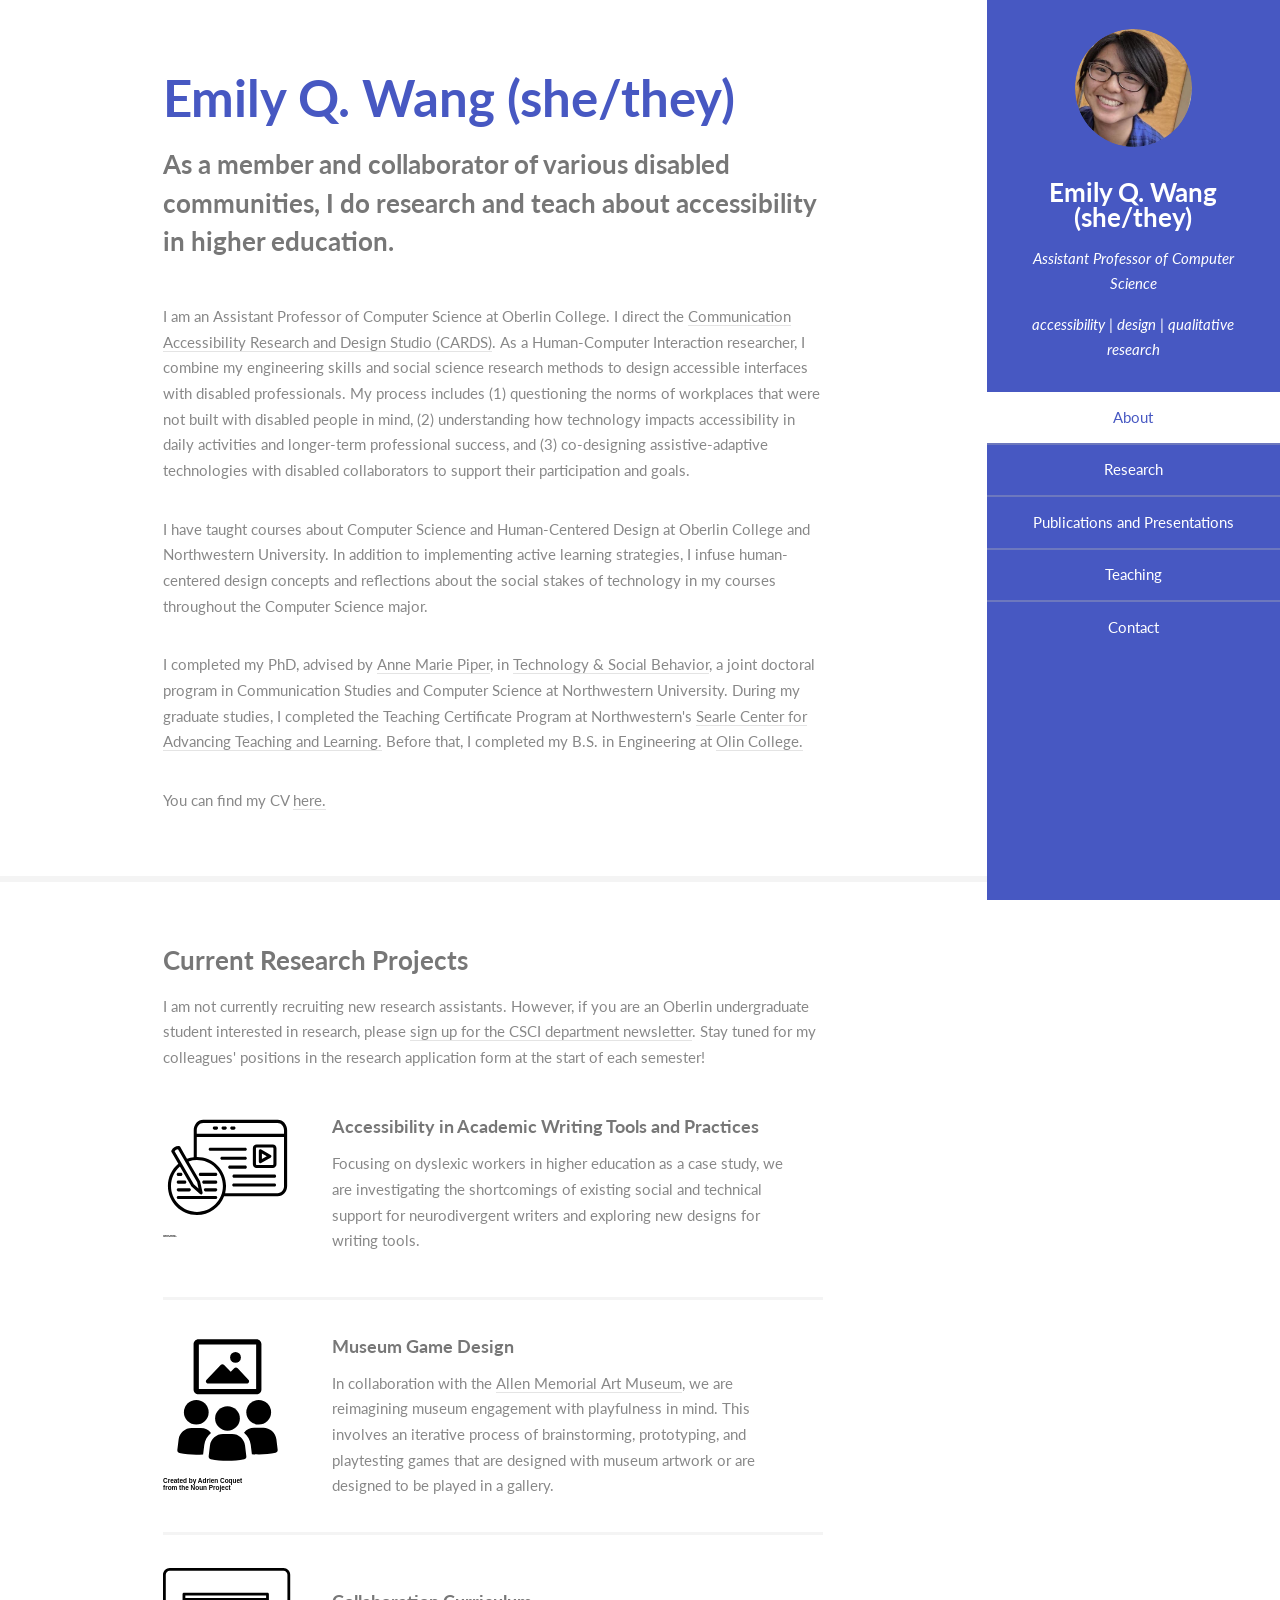
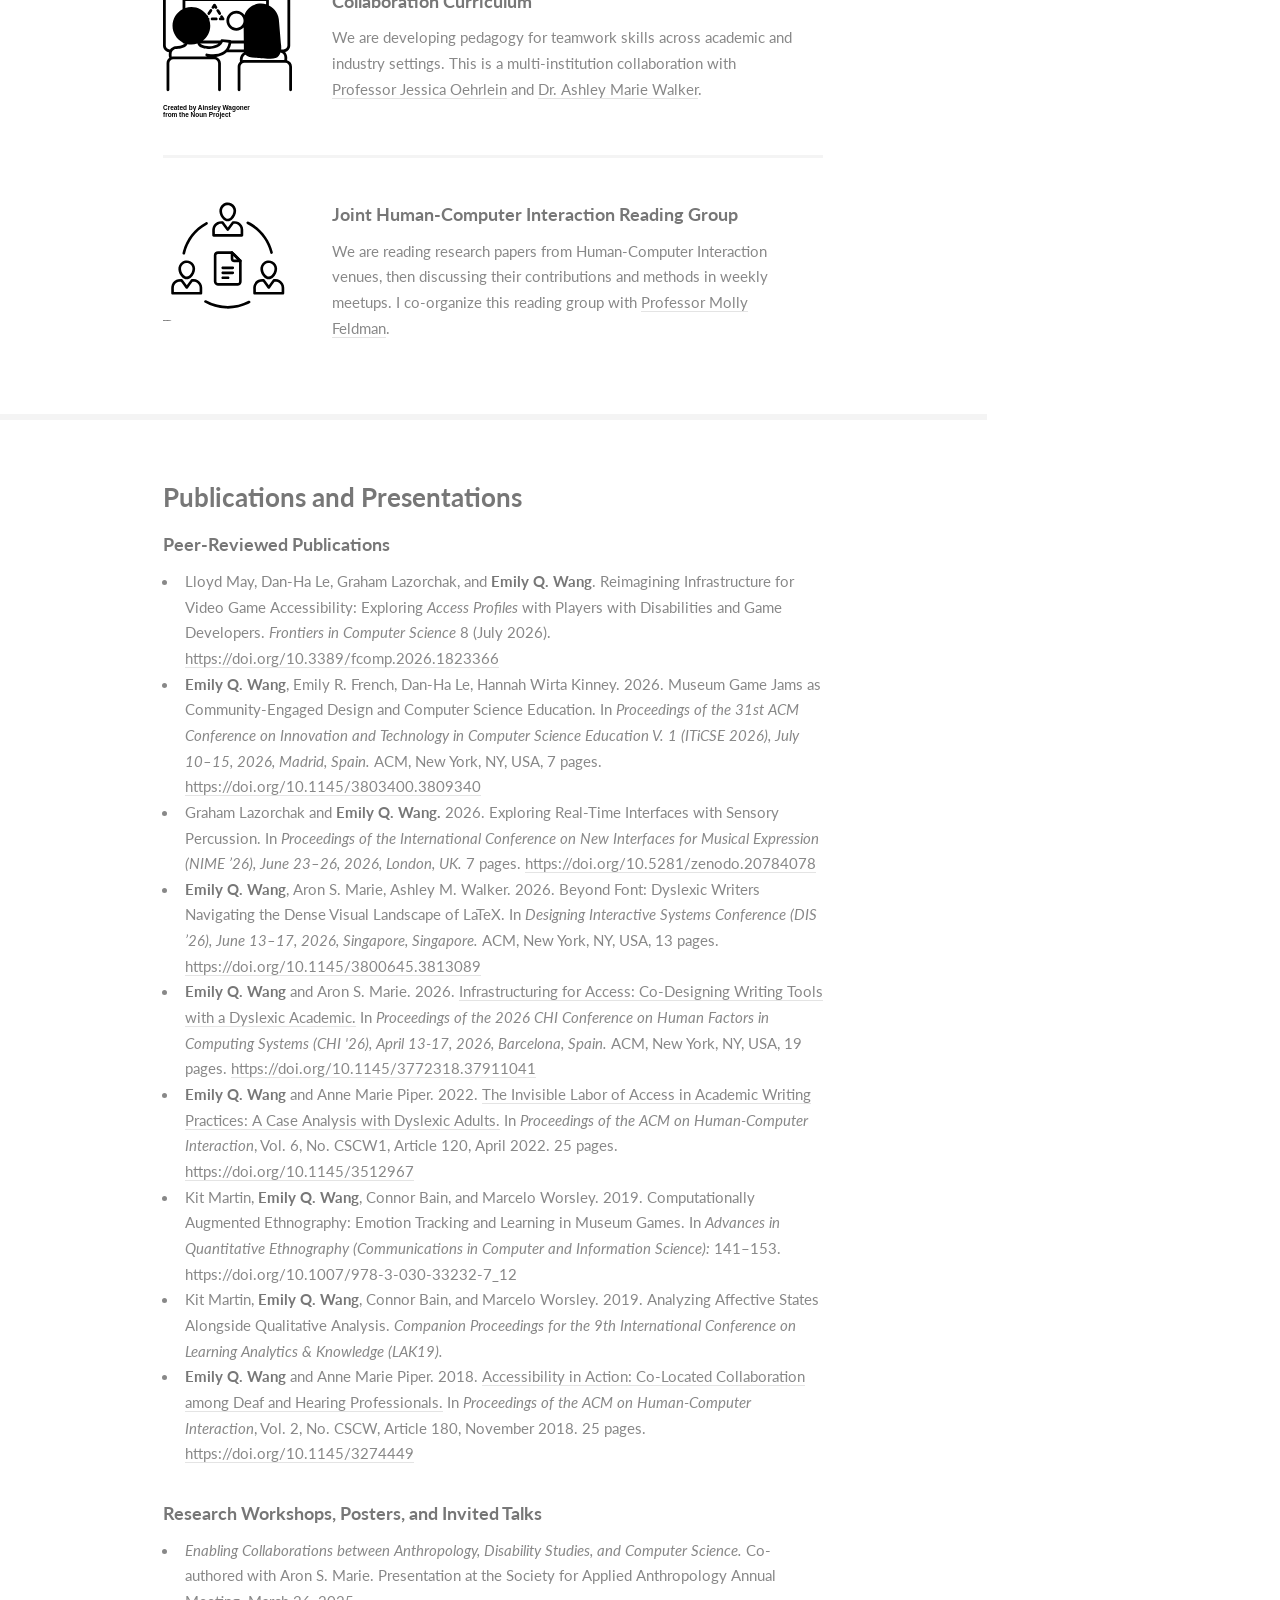
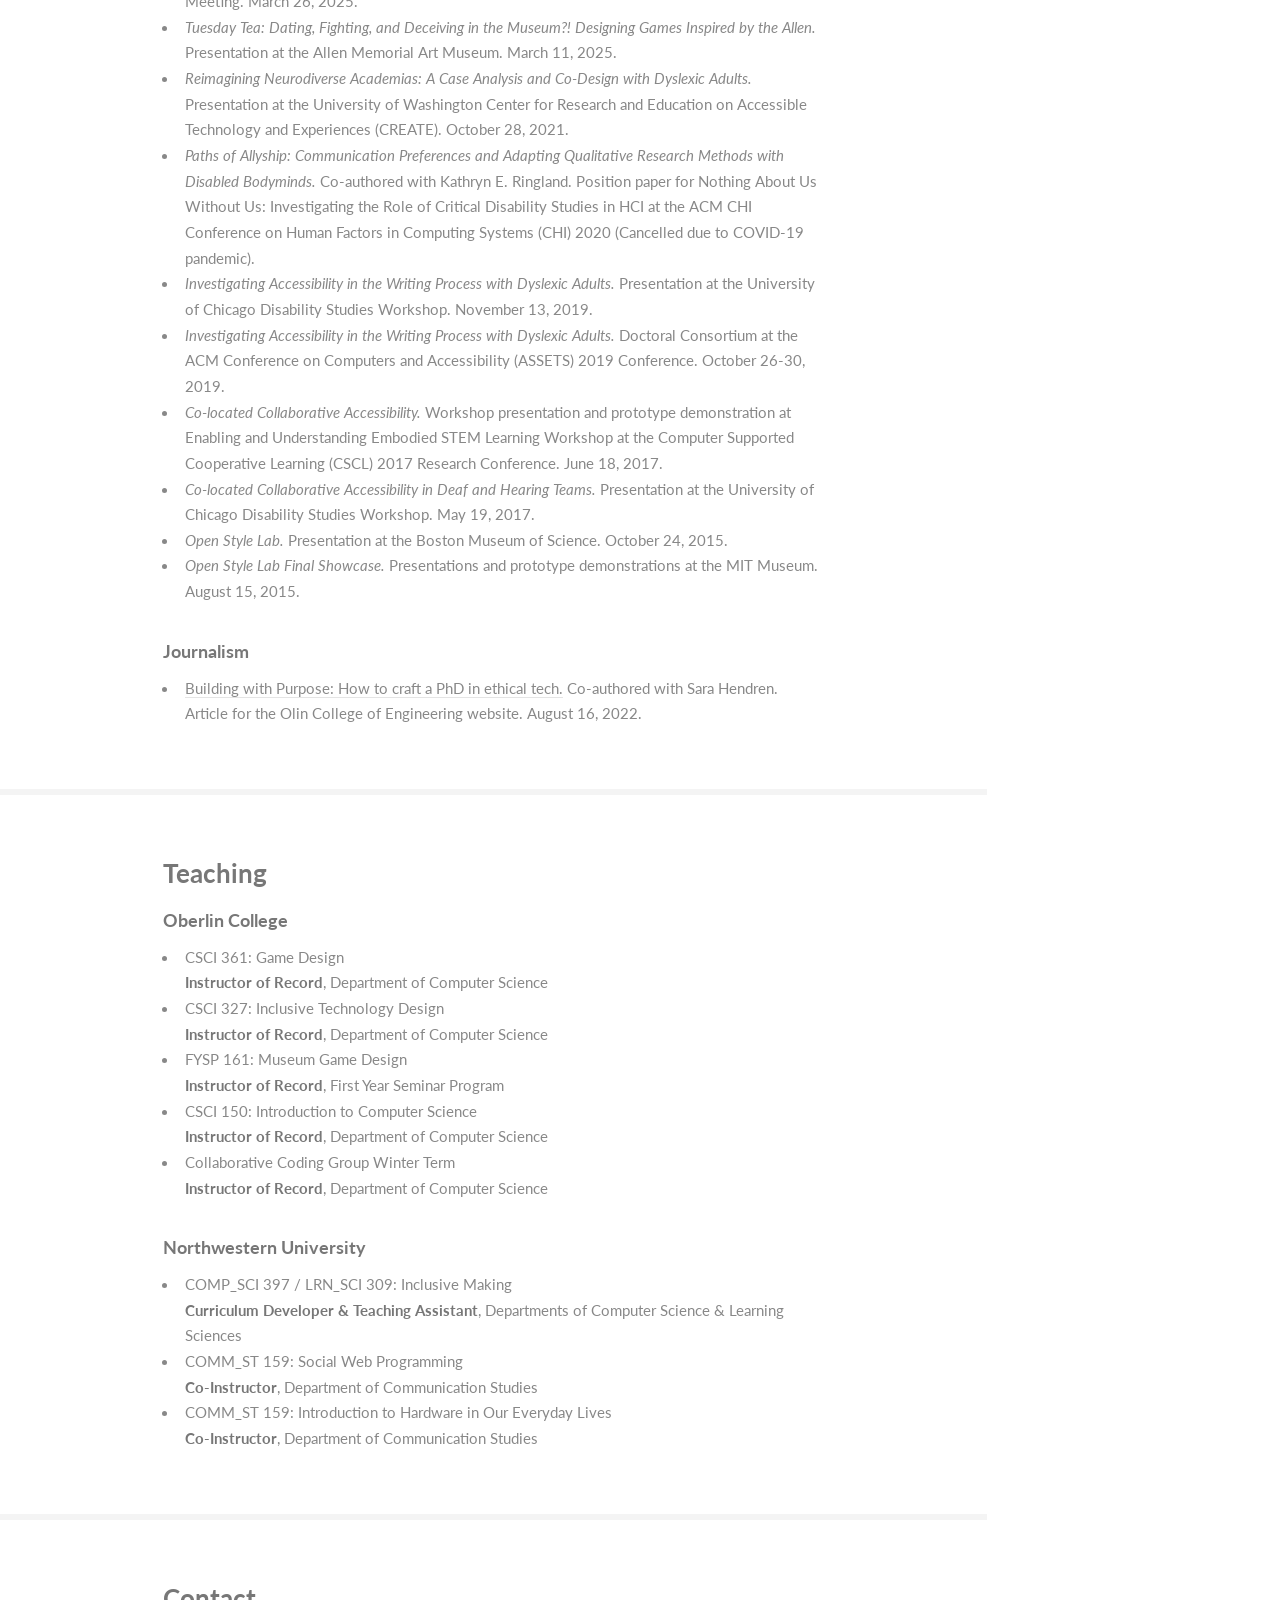
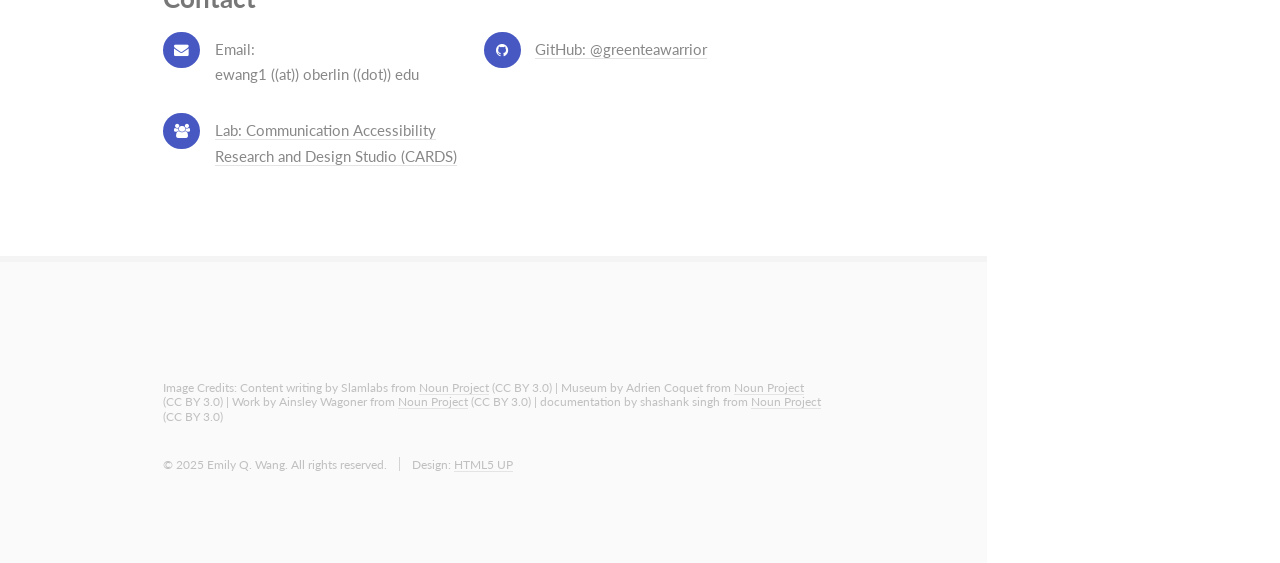
<file: index.html>
<!DOCTYPE HTML>
<!--
	Read Only by HTML5 UP
	html5up.net | @ajlkn
	Free for personal and commercial use under the CCA 3.0 license (html5up.net/license)
-->
<html>
	<head>
	<!-- Google tag (gtag.js) -->
	<script async src="https://www.googletagmanager.com/gtag/js?id=G-TSHJNMHZWL"></script>
	<script>
		window.dataLayer = window.dataLayer || [];
		function gtag(){dataLayer.push(arguments);}
		gtag('js', new Date());

		gtag('config', 'G-TSHJNMHZWL');
	</script>
		
		<title>Emily Q. Wang (she/they)</title>
		<meta charset="utf-8" />
		<meta name="viewport" content="width=device-width, initial-scale=1, user-scalable=no" />
		<link rel="stylesheet" href="assets/css/main.css" />
	</head>
	<body class="is-preload">

		<!-- Header -->
			<section id="header">
				<header>
					<span class="image avatar"><img src="images/avatarCSCW2018.jpg" alt="" /></span>
          <h1 id="logo"><a href="#">Emily Q. Wang (she/they) </a></h1>
          <p><i>Assistant Professor of Computer Science</i></p>
					<p>accessibility | design | qualitative research</p>
				</header>
				<nav id="nav">
					<ul>
						<li><a href="#about" class="active">About</a></li>
            <li><a href="#research">Research</a></li>
						<li><a href="#publications">Publications and Presentations</a></li>
						<li><a href="#teaching">Teaching</a></li>
            <li><a href="#contact">Contact</a></li>
					</ul>
				</nav>
			</section>

		<!-- Wrapper -->
			<div id="wrapper">

				<!-- Main -->
					<div id="main">

						<!-- About -->
							<section id="about">
                <!--
                <div class="image main" data-position="center">
                  <img src="" alt="" />
                </div>
                -->
								<div class="container">
									<header class="major">
                    <h2>Emily Q. Wang (she/they)</h2>
										<p>As a member and collaborator of various disabled communities, I do research and teach about accessibility in higher education.</p>
                  </header>
		    					<p>	
										I am an Assistant Professor of Computer Science at Oberlin College. I direct the <a href="https://cards-hci.github.io/">Communication Accessibility Research and Design Studio (CARDS)</a>. As a Human-Computer Interaction researcher, I combine my engineering skills and social science research methods to design accessible interfaces with disabled professionals. My process includes (1) questioning the norms of workplaces that were not built with disabled people in mind, (2) understanding how technology impacts accessibility in daily activities and longer-term professional success, and (3) co-designing assistive-adaptive technologies with disabled collaborators to support their participation and goals.
                  </p>
                  <p>
                    I have taught courses about Computer Science and Human-Centered Design at Oberlin College and Northwestern University. In addition to implementing active learning strategies, I infuse human-centered design concepts and reflections about the social stakes of technology in my courses throughout the Computer Science major.
                  </p>
                  <p>
                    I completed my PhD, advised by <a href="https://www.ics.uci.edu/~ampiper/">Anne Marie Piper</a>, in <a href="https://tsb.northwestern.edu/">Technology & Social Behavior</a>, a joint doctoral program in Communication Studies and Computer Science at Northwestern University. During my graduate studies, I completed the Teaching Certificate Program at Northwestern's <a href="https://www.northwestern.edu/searle/">Searle Center for Advancing Teaching and Learning.</a> Before that, I completed my B.S. in Engineering at <a href="https://www.olin.edu/">Olin College.</a>
                  </p>
									<p>
										You can find my CV <a href="pdfs/EmilyWang_CV_2026_07_22.pdf">here.</a>
									</p>
	
								</div>
							</section>

						<!-- Research -->
						<section id="research">
							<div class="container">
								<h3>Current Research Projects</h3>
								<p>I am not currently recruiting new research assistants. However, if you are an Oberlin undergraduate student interested in research, please <a href="https://docs.google.com/forms/d/e/1FAIpQLSd8BPGzjk5V6mJP6su2wlQTyUFH3yqANwLAGC3nsjNGfM6NMA/viewform">sign up for the CSCI department newsletter</a>. Stay tuned for my colleagues' positions in the research application form at the start of each semester!</p>
								<div class="features">
									<article>
										<a href="https://thenounproject.com/icon/content-writing-5616458/" class="image"><img src="images/noun-content-writing-5616458.svg" alt="An icon of a webpage and editing icon on the bottom left corner of the webpage." /></a>
										<div class="inner">
											<h4>Accessibility in Academic Writing Tools and Practices</h4>
											<p>Focusing on dyslexic workers in higher education as a case study, we are investigating the shortcomings of existing social and technical support for neurodivergent writers and exploring new designs for writing tools.</p>
										</div>
									</article>
									<article>
										<a href="https://thenounproject.com/icon/museum-2349587/" class="image"><img src="images/noun-museum-2349587.svg" alt="An icon of three people looking at a painting in front of or above them." /></a>
										<div class="inner">
											<h4>Museum Game Design</h4>
											<p>In collaboration with the <a href="https://amam.oberlin.edu/">Allen Memorial Art Museum</a>, we are reimagining museum engagement with playfulness in mind. This involves an iterative process of brainstorming, prototyping, and playtesting games that are designed with museum artwork or are designed to be played in a gallery.</p>
										</div>
									</article>
									<article>
										<a href="https://thenounproject.com/icon/work-19161/" class="image"><img src="images/noun_Work_19161.svg" alt="An icon of two people sitting side-by-side in front of a computer with graphics on the screen." /></a>
										<div class="inner">
											<h4>Collaboration Curriculum</h4>
											<p>We are developing pedagogy for teamwork skills across academic and industry settings. This is a multi-institution collaboration with <a href ="https://jessoehrlein.weebly.com/">Professor Jessica Oehrlein</a> and <a href="https://ashleymariewalker.com/">Dr. Ashley Marie Walker</a>.</p>
										</div>
									</article>
									<article>
										<a href="https://thenounproject.com/icon/documentation-884660/" class="image"><img src="images/noun_documentation_884660.svg" alt="An icon of three people in a circle with a document in the middle of the circle." /></a>
										<div class="inner">
											<h4>Joint Human-Computer Interaction Reading Group</h4>
											<p>We are reading research papers from Human-Computer Interaction venues, then discussing their contributions and methods in weekly meetups. I co-organize this reading group with <a href="https://www.feldmanmolly.com/">Professor Molly Feldman</a>.</p>
										</div>
									</article>
								</div>
							</div>
						</section>							

            <!-- Publications -->
            <section id="publications">
                <div class="container">
                  <h3>Publications and Presentations</h3>
                  <h4>Peer-Reviewed Publications</h4>
                    <ul>
											<li>Lloyd May, Dan-Ha Le, Graham Lazorchak, and <b>Emily Q. Wang</b>. Reimagining Infrastructure for Video Game Accessibility: Exploring <i>Access Profiles</i> with Players with Disabilities and Game Developers. <i>Frontiers in Computer
											Science</i> 8 (July 2026). <a href="https://doi.org/10.3389/fcomp.2026.1823366">https://doi.org/10.3389/fcomp.2026.1823366</a></li>

											<li><b>Emily Q. Wang</b>, Emily R. French, Dan-Ha Le, Hannah Wirta Kinney. 2026. Museum Game Jams as Community-Engaged Design and Computer Science Education. In <i>Proceedings of the 31st ACM Conference on Innovation and Technology in Computer Science Education V. 1 (ITiCSE 2026), July 10–15, 2026, Madrid, Spain.</i> ACM, New York, NY, USA, 7 pages. <a href="https://doi.org/10.1145/3803400.3809340">https://doi.org/10.1145/3803400.3809340</a></li>
											
											<li>Graham Lazorchak and <b>Emily Q. Wang.</b> 2026. Exploring Real-Time Interfaces with Sensory Percussion. In <i>Proceedings of the International Conference on New Interfaces for Musical Expression (NIME ’26), June 23–26, 2026, London, UK.</i> 7 pages. <a href="https://doi.org/10.5281/zenodo.20784078">https://doi.org/10.5281/zenodo.20784078</a></li>
											
											<li><b>Emily Q. Wang</b>, Aron S. Marie, Ashley M. Walker. 2026. Beyond Font: Dyslexic Writers Navigating the Dense Visual Landscape of LaTeX. In <i>Designing Interactive Systems Conference (DIS ’26), June 13–17, 2026, Singapore, Singapore.</i> ACM, New York, NY, USA, 13 pages. <a href="https://doi.org/10.1145/3800645.3813089">https://doi.org/10.1145/3800645.3813089</a></li>
											
											<li><b>Emily Q. Wang</b> and Aron S. Marie. 2026. <a href="https://dl.acm.org/doi/10.1145/3772318.3791104">Infrastructuring for Access: Co-Designing Writing Tools with a Dyslexic Academic.</a> In <i>Proceedings of the 2026 CHI Conference on Human Factors in Computing Systems (CHI '26), April 13-17, 2026, Barcelona, Spain.</i> ACM, New York, NY, USA, 19 pages. <a href="https://doi.org/10.1145/3772318.37911041">https://doi.org/10.1145/3772318.37911041</a></li>
											
											<li><b>Emily Q. Wang</b> and Anne Marie Piper. 2022. <a href="pdfs/WangPiper_CSCW_2022.pdf">The Invisible Labor of Access in Academic Writing Practices: A Case Analysis with Dyslexic Adults.</a> In <i>Proceedings of the ACM on Human-Computer Interaction</i>, Vol. 6, No. CSCW1, Article 120, April 2022. 25 pages. <a href="https://doi.org/10.1145/3512967">https://doi.org/10.1145/3512967</a></li>
											
											<li>Kit Martin, <b>Emily Q. Wang</b>, Connor Bain, and Marcelo Worsley. 2019. Computationally Augmented Ethnography:
											Emotion Tracking and Learning in Museum Games. In <i>Advances in Quantitative Ethnography (Communications in
											Computer and Information Science):</i> 141–153. https://doi.org/10.1007/978-3-030-33232-7_12</li>
                    	
											<li>Kit Martin, <b>Emily Q. Wang</b>, Connor Bain, and Marcelo Worsley. 2019. Analyzing Affective States Alongside Qualitative Analysis. <i>Companion Proceedings for the 9th International Conference on Learning Analytics & Knowledge (LAK19).</i></li>
                      
											<li><b>Emily Q. Wang</b> and Anne Marie Piper. 2018. <a href="pdfs/WangPiper_CSCW_2018.pdf">Accessibility in Action: Co-Located Collaboration among Deaf and Hearing Professionals.</a> In <i>Proceedings of the ACM on Human-Computer Interaction</i>, Vol. 2, No. CSCW, Article 180, November 2018. 25 pages. <a href="https://doi.org/10.1145/3274449">https://doi.org/10.1145/3274449</a></li>
                    </ul>
                    
										<h4>Research Workshops, Posters, and Invited Talks</h4>
                    <ul>
												<li> <i>Enabling Collaborations between Anthropology, Disability Studies, and Computer Science.</i> Co-authored with Aron S. Marie. Presentation at the Society for Applied Anthropology Annual Meeting. March 26, 2025.
												
												<li> <i>Tuesday Tea: Dating, Fighting, and Deceiving in the Museum?! Designing Games Inspired by the Allen.</i> Presentation at the Allen Memorial Art Museum. March 11, 2025.
												
												<li> <i>Reimagining Neurodiverse Academias: A Case Analysis and Co-Design with Dyslexic Adults.</i> Presentation at the University of Washington Center for Research and Education on Accessible Technology and Experiences (CREATE). October 28, 2021.
												
												<li><i>Paths of Allyship: Communication Preferences and Adapting Qualitative Research Methods with Disabled Bodyminds.</i> Co-authored with Kathryn E. Ringland. Position paper for Nothing About Us Without Us: Investigating the Role of Critical Disability Studies in HCI at the ACM CHI Conference on Human Factors in Computing Systems (CHI) 2020 (Cancelled due to COVID-19 pandemic).</li>
												
												<li><i>Investigating Accessibility in the Writing Process with Dyslexic Adults.</i> Presentation at the University of Chicago Disability Studies Workshop. November 13, 2019.</li>		    
												
												<li><i>Investigating Accessibility in the Writing Process with Dyslexic Adults.</i> Doctoral Consortium at the ACM Conference on Computers and Accessibility (ASSETS) 2019 Conference. October 26-30, 2019.</li>
												
												<li><i>Co-located Collaborative Accessibility.</i> Workshop presentation and prototype demonstration at Enabling and Understanding Embodied STEM Learning Workshop at the Computer Supported Cooperative Learning (CSCL) 2017 Research Conference. June 18, 2017.</li>

												<li><i>Co-located Collaborative Accessibility in Deaf and Hearing Teams.</i> Presentation at the University of Chicago Disability Studies Workshop. May 19, 2017.</li>

												<li><i>Open Style Lab.</i> Presentation at the Boston Museum of Science. October 24, 2015.</li>

												<li><i>Open Style Lab Final Showcase.</i> Presentations and prototype demonstrations at the MIT Museum. August 15, 2015.</li>
                    </ul>
										<h4>Journalism</h4>
										<ul>
												<li><a href="https://www.olin.edu/articles/building-purpose-how-craft-phd-ethical-tech">Building with Purpose: How to craft a PhD in ethical tech.</a> Co-authored with Sara Hendren. Article for the Olin College of Engineering website. August 16, 2022.</li>
										</ul>
                  </div>
              </section>

            <!-- Teaching -->
            <section id="teaching">
                <div class="container">
                  <h3>Teaching</h3>
									<h4>Oberlin College</h4>
									<ul>
										<li>CSCI 361: Game Design
										<br><b>Instructor of Record</b>, Department of Computer Science
										<li>CSCI 327: Inclusive Technology Design
										<br><b>Instructor of Record</b>, Department of Computer Science
										<li>FYSP 161: Museum Game Design
										<br><b>Instructor of Record</b>, First Year Seminar Program
										<li>CSCI 150: Introduction to Computer Science
										<br><b>Instructor of Record</b>, Department of Computer Science
										<li>Collaborative Coding Group Winter Term
										<br><b>Instructor of Record</b>, Department of Computer Science
									</ul>
									<h4>Northwestern University</h4>
                  <ul>
                  	<li> COMP_SCI 397 / LRN_SCI 309: Inclusive Making
                  	<br><b>Curriculum Developer & Teaching Assistant</b>, Departments of Computer Science & Learning Sciences 
                  	<li> COMM_ST 159: Social Web Programming
                  	<br><b>Co-Instructor</b>, Department of Communication Studies
                  	<li> COMM_ST 159: Introduction to Hardware in Our Everyday Lives
                  	<br><b>Co-Instructor</b>, Department of Communication Studies
                  </ul>
                </div>
              </section>						
						
						<!-- Contact -->
            <section id="contact">
                <div class="container">
                  <h3>Contact</h3>
                  <ul class="feature-icons">
                  	<li class="fa-envelope">Email: <br> ewang1 ((at)) oberlin ((dot)) edu</li>
		    						<li class="fa-github"><a href="https://github.com/greenteawarrior">GitHub: @greenteawarrior</li></a>
                    <li class="fa-users"><a href="https://cards-hci.github.io/">Lab: Communication Accessibility Research and Design Studio (CARDS)</li></a>
                  </ul>
                </div>
              </section>

				<!-- Footer -->
					<section id="footer">
						<div class="container">
							<ul class="copyright" id="image-credits">
								<li>Image Credits: Content writing by Slamlabs from <a href="https://thenounproject.com/icon/content-writing-5616458/" target="_blank" title="Content writing Icons">Noun Project</a> (CC BY 3.0) | Museum by Adrien Coquet from <a href="https://thenounproject.com/icon/museum-2349587/" target="_blank" title="Museum Icons">Noun Project</a> (CC BY 3.0) | Work by Ainsley Wagoner from <a href="https://thenounproject.com/icon/work-19161/" target="_blank" title="Work Icons">Noun Project</a> (CC BY 3.0) | documentation by shashank singh from <a href="https://thenounproject.com/icon/documentation-884660/" target="_blank" title="documentation Icons">Noun Project</a> (CC BY 3.0)</li>
							</ul>
							<ul class="copyright">
								<li>&copy; 2025 Emily Q. Wang. All rights reserved.</li><li>Design: <a href="http://html5up.net">HTML5 UP</a></li>
							</ul>
						</div>
					</section>

			</div>

		<!-- Scripts -->
			<script src="assets/js/jquery.min.js"></script>
			<script src="assets/js/jquery.scrollex.min.js"></script>
			<script src="assets/js/jquery.scrolly.min.js"></script>
			<script src="assets/js/browser.min.js"></script>
			<script src="assets/js/breakpoints.min.js"></script>
			<script src="assets/js/util.js"></script>
			<script src="assets/js/main.js"></script>

	</body>
</html>
</file>
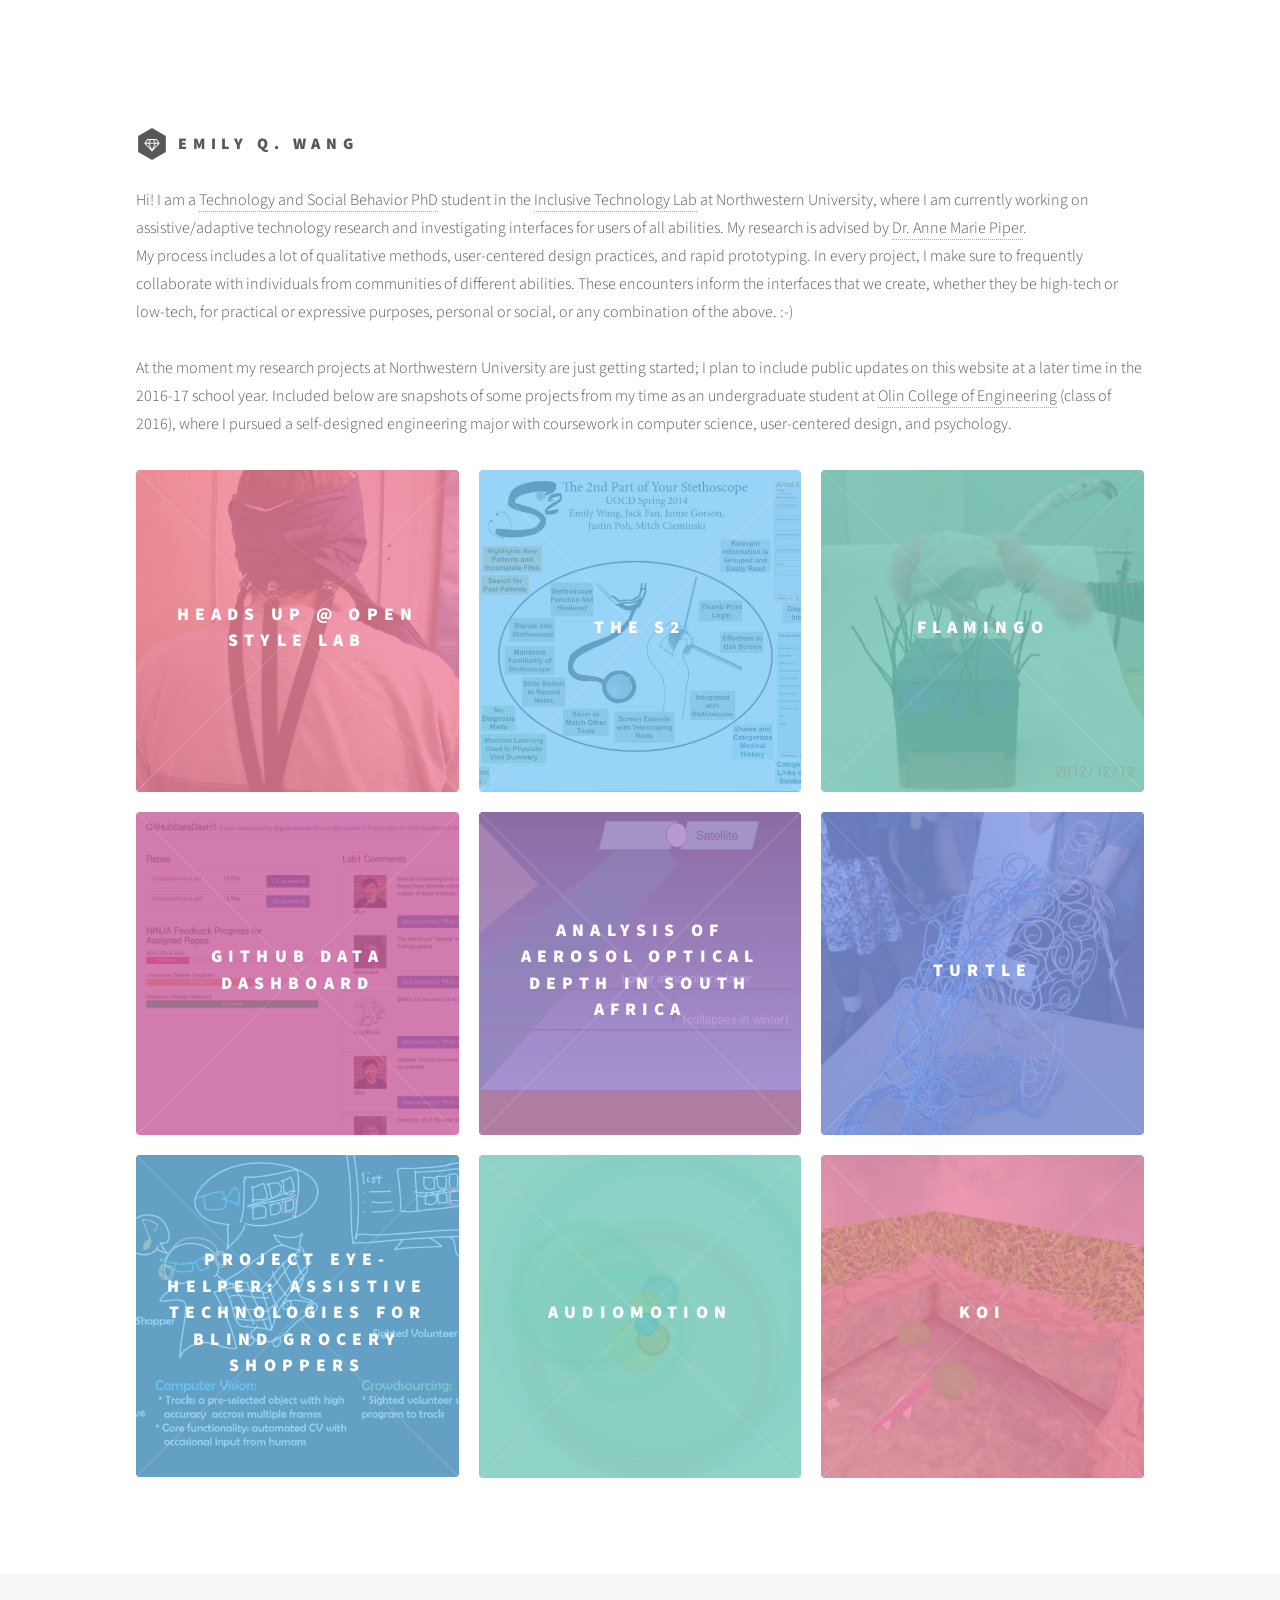
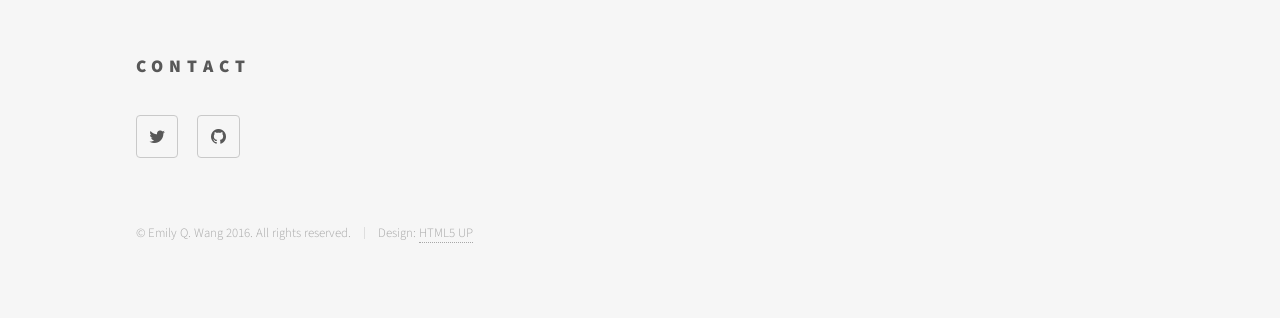
<file: html5up-phantom/index.html>
<!DOCTYPE HTML>
<!--
    Phantom by HTML5 UP
    html5up.net | @ajlkn
    Free for personal and commercial use under the CCA 3.0 license (html5up.net/license)
-->
<html>
    <head>
        <title>Emily Q. Wang</title>
        <meta charset="utf-8" />
        <meta name="viewport" content="width=device-width, initial-scale=1" />
        <!--[if lte IE 8]><script src="asposets/js/ie/html5shiv.js"></script><![endif]-->
        <link rel="stylesheet" href="assets/css/main.css" />
        <!--[if lte IE 9]><link rel="stylesheet" href="assets/css/ie9.css" /><![endif]-->
        <!--[if lte IE 8]><link rel="stylesheet" href="assets/css/ie8.css" /><![endif]-->
    </head>
    <body>
        <!-- Wrapper -->
            <div id="wrapper">

                <!-- Header -->
                    <header id="header">
                        <div class="inner">

                            <!-- Logo -->
                                <a href="index.html" class="logo">
                                    <span class="symbol"><img src="images/logo.svg" alt="" /></span><span class="title">EMILY Q. WANG</span>
                                </a>

                            <!-- Nav -->
                                <!--
                                <nav>
                                    <ul>
                                        <li><a href="#menu">Menu</a></li>
                                    </ul>
                                </nav>
                                -->
                        </div>
                    </header>

                <!-- Menu -->
                    <!--
                    <nav id="menu">
                        <h2>Menu</h2>
                        <ul>
                            <li><a href="index.html">Home</a></li>
                            <li><a href="generic.html">Ipsum veroeros</a></li>
                            <li><a href="generic.html">Tempus etiam</a></li>
                            <li><a href="generic.html">Consequat dolor</a></li>
                            <li><a href="elements.html">Elements</a></li>
                        </ul>
                    </nav>
                    -->

                <!-- Main -->
                    <div id="main">
                        <div class="inner">
                            <header>
                                <!-- <h1>Emily Q. Wang<br/></h1> -->
                                <p>
                                <!-- (This website is a work in progress; feel free to message me on Twitter or LinkedIn if you have immediate questions or comments.) -->

                                Hi! I am a <a href="http://tsb.northwestern.edu/index.php">Technology and Social Behavior PhD</a> student in the <a href="http://inclusive.northwestern.edu/index.html">Inclusive Technology Lab</a> at Northwestern University, where I am currently working on assistive/adaptive technology research and investigating interfaces for users of all abilities. My research is advised by <a href="http://ampiper.soc.northwestern.edu/">Dr. Anne Marie Piper</a>.

                                <br>My process includes a lot of qualitative methods, user-centered design practices, and rapid prototyping. In every project, I make sure to frequently collaborate with individuals from communities of different abilities. These encounters inform the interfaces that we create, whether they be high-tech or low-tech, for practical or expressive purposes, personal or social, or any combination of the above. :-)
                                <!-- Some groups that I have worked with in Chicagoland include... -->

                                <br>
                                <br>At the moment my research projects at Northwestern University are just getting started; I plan to include public updates on this website at a later time in the 2016-17 school year. Included below are snapshots of some projects from my time as an undergraduate student at <a href="http://www.olin.edu/">Olin College of Engineering</a> (class of 2016), where I pursued a self-designed engineering major with coursework in computer science, user-centered design, and psychology.
                                </p>
                            </header>
                            <section class="tiles">
                                <article class="style1">
                                    <span class="image">
                                        <img src="images/thumbnails/HeadsUp_Kate_Back.jpg" alt="" />
                                    </span>
                                    <a href="" target="_blank">
                                        <h2>Heads Up @ Open Style Lab</h2>
                                        <div class="content">
                                            <p>(Summer 2014 Open Style Lab Engineering Fellow) I collaborated with a fashion designer and occupational therapist to create assistive wearables for a client with Ehlers Danlos Syndrome. Our final prototype, ‘Heads Up!’, is a head scarf and suspender combination that provides a stylish alternative to a neck brace. </p>
                                        </div>
                                    </a>
                                </article>
                                <article class="style2">
                                    <span class="image">
                                        <img src="images/thumbnails/S2_Poster.png" alt="" />
                                    </span>
                                    <a href="" target="_blank">
                                        <h2>The S2</h2>
                                        <div class="content">
                                            <p>(Spring 2014 User-Oriented Collaborative Design Semester Project) We designed a product that would have a high positive impact on the lives of volunteer physicians. This process involved nontrivial fieldwork (observations, interviews, codesign session  artifacts) and design thinking techniques.</p>
                                        </div>
                                    </a>
                                </article>
                                <article class="style3">
                                    <span class="image">
                                        <img src="images/thumbnails/Flamingo.jpg" alt="" />
                                    </span>
                                    <a href="" target="_blank">
                                        <h2>Flamingo</h2>
                                        <div class="content">
                                            <p>(Fall 2012 Design Nature Final Project) In approximately eight weeks, we created a bioinspired gameplay experience and fully functional prototypes of a flamingo based on the nonverbal communication behaviors of flamingos in the wild. The target audience was fourth graders from the local elementary school.</p>
                                        </div>
                                    </a>
                                </article>
                                <article class="style4">
                                    <span class="image">
                                        <img src="images/thumbnails/GitHubDataDashboard.png" alt="" />
                                    </span>
                                    <a href="" target="_blank">
                                        <h2>GitHub Data Dashboard</h2>
                                        <div class="content">
                                            <p>(Fall 2015 Data Dashboard Design Seminar Project) We prototyped a dashboard to help Olin's computing professors see GitHub Pull Request feedback between course assistants and students. We visualized GitHub data from current Olin courses and aimed to make this dashboard a tool for future teaching teams!</p>
                                        </div>
                                    </a>
                                </article>
                                <article class="style5">
                                    <span class="image">
                                        <img src="images/thumbnails/AOD_satellite_photometer_diagram_satellite_crop.png" alt="" />
                                    </span>
                                    <a href="" target="_blank">
                                        <h2>Analysis of Aerosol Optical Depth in South Africa</h2>
                                        <div class="content">
                                            <p>(Spring 2016 Data Science Final Project) We collaborated with Dr. Scott Hersey to investigate seasonal discrepancies between satellite-based and ground-based aerosol optical depth (AOD) measurements in South Africa with a series of data visualizations and analysis. The ramifications of this discrepancy could lead to misinformed scientific inquiry to the environmental state and societal health of South Africa.</p>
                                        </div>
                                    </a>
                                </article>
                                <article class="style6">
                                    <span class="image">
                                        <img src="images/thumbnails/Turtle_EXPO.jpg" alt="" />
                                    </span>
                                    <a href="#">
                                        <h2>Turtle</h2>
                                        <div class="content">
                                            <p>(Spring 2016 Industrial Media Super Taster Seminar Final Project) This is a sculpture that I spot welded and finished with several shades of spray paint. The turtle is currently on display in a faculty office at Olin College.</p>
                                        </div>
                                    </a>
                                </article>
                                <article class="style2">
                                    <span class="image">
                                        <img src="images/thumbnails/EyeHelper_MVPSlide.png" alt="" />
                                    </span>
                                    <a href="" target="_blank">
                                        <h2>Project Eye-Helper: Assistive Technologies for Blind Grocery Shoppers</h2>
                                        <div class="content">
                                            <p>(Summer 2014 Research Student and Clare Boothe Luce Scholar at Olin College) I spent this summer in Dr. Paul Ruvolo's research group interviewing many individuals in the blind and visually impaired community in the Greater Boston Area and prototyping computer vision interfaces. I presented this project at the 2015 Grace Hopper Celebration poster session.</p>
                                        </div>
                                    </a>
                                </article>
                                <article class="style3">
                                    <span class="image">
                                        <img src="images/thumbnails/audiomotion_TitleSlide.png" alt="" />
                                    </span>
                                    <a href="" target="_blank">
                                        <h2>AudioMotion</h2>
                                        <div class="content">
                                            <p>(Spring 2014 Berklee Music Therapy Hack) We made a computer-vision-based interface for users of all motion abilities to compose music through their movements.</p>
                                        </div>
                                    </a>
                                </article>
                                <article class="style1">
                                    <span class="image">
                                        <img src="images/thumbnails/koi_fullsize.png" alt="" />
                                    </span>
                                    <a href= target="_blank">
                                        <h2>Koi</h2>
                                        <div class="content">
                                            <p>(Fall 2015 Computer Graphics Final Project) I created a koi pond using the three.js wrapper for WebGL. I presented this projet at the Lovelace Colloqium 2015 at the University of Edinburgh and won the People's Choice Poster Award.</p>
                                        </div>
                                    </a>
                                </article>
                            </section>
                        </div>
                    </div>

                <!-- Footer -->
                    <footer id="footer">
                        <div class="inner">
                            <section>
                                <h2>CONTACT</h2>
                                <ul class="icons">
                                    <li><a href="https://www.twitter.com/greenteawarrior" class="icon style2 fa-twitter"><span class="label">Twitter</span></a></li>
                                    <li><a href="https://www.github.com/greenteawarrior" class="icon style2 fa-github"><span class="label">GitHub</span></a></li>
                                </ul>
                            </section>
                            <ul class="copyright">
                                <li>&copy; Emily Q. Wang 2016. All rights reserved.</li><li>Design: <a href="http://html5up.net">HTML5 UP</a></li>
                            </ul>
                        </div>
                    </footer>

            </div>

        <!-- Scripts -->
            <script src="assets/js/jquery.min.js"></script>
            <script src="assets/js/skel.min.js"></script>
            <script src="assets/js/util.js"></script>
            <!--[if lte IE 8]><script src="assets/js/ie/respond.min.js"></script><![endif]-->
            <script src="assets/js/main.js"></script>

    </body>
</html>
</file>
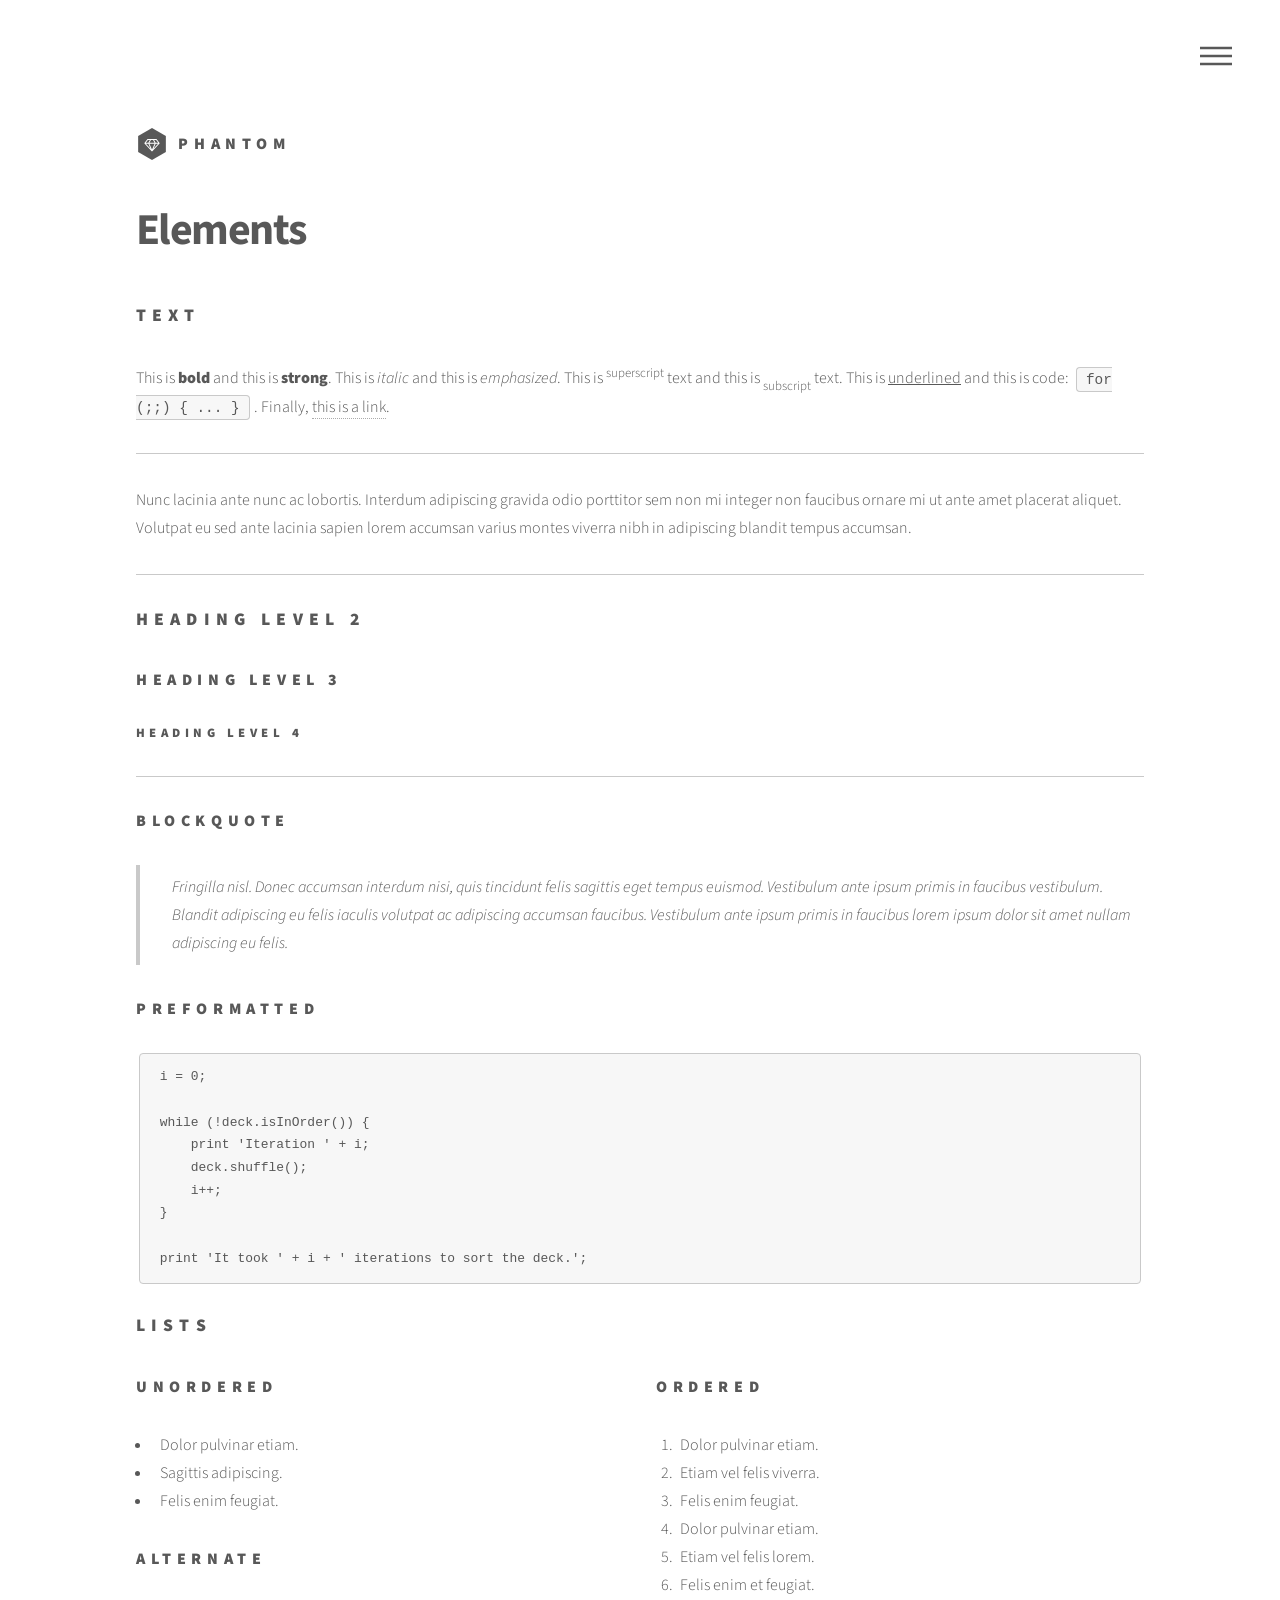
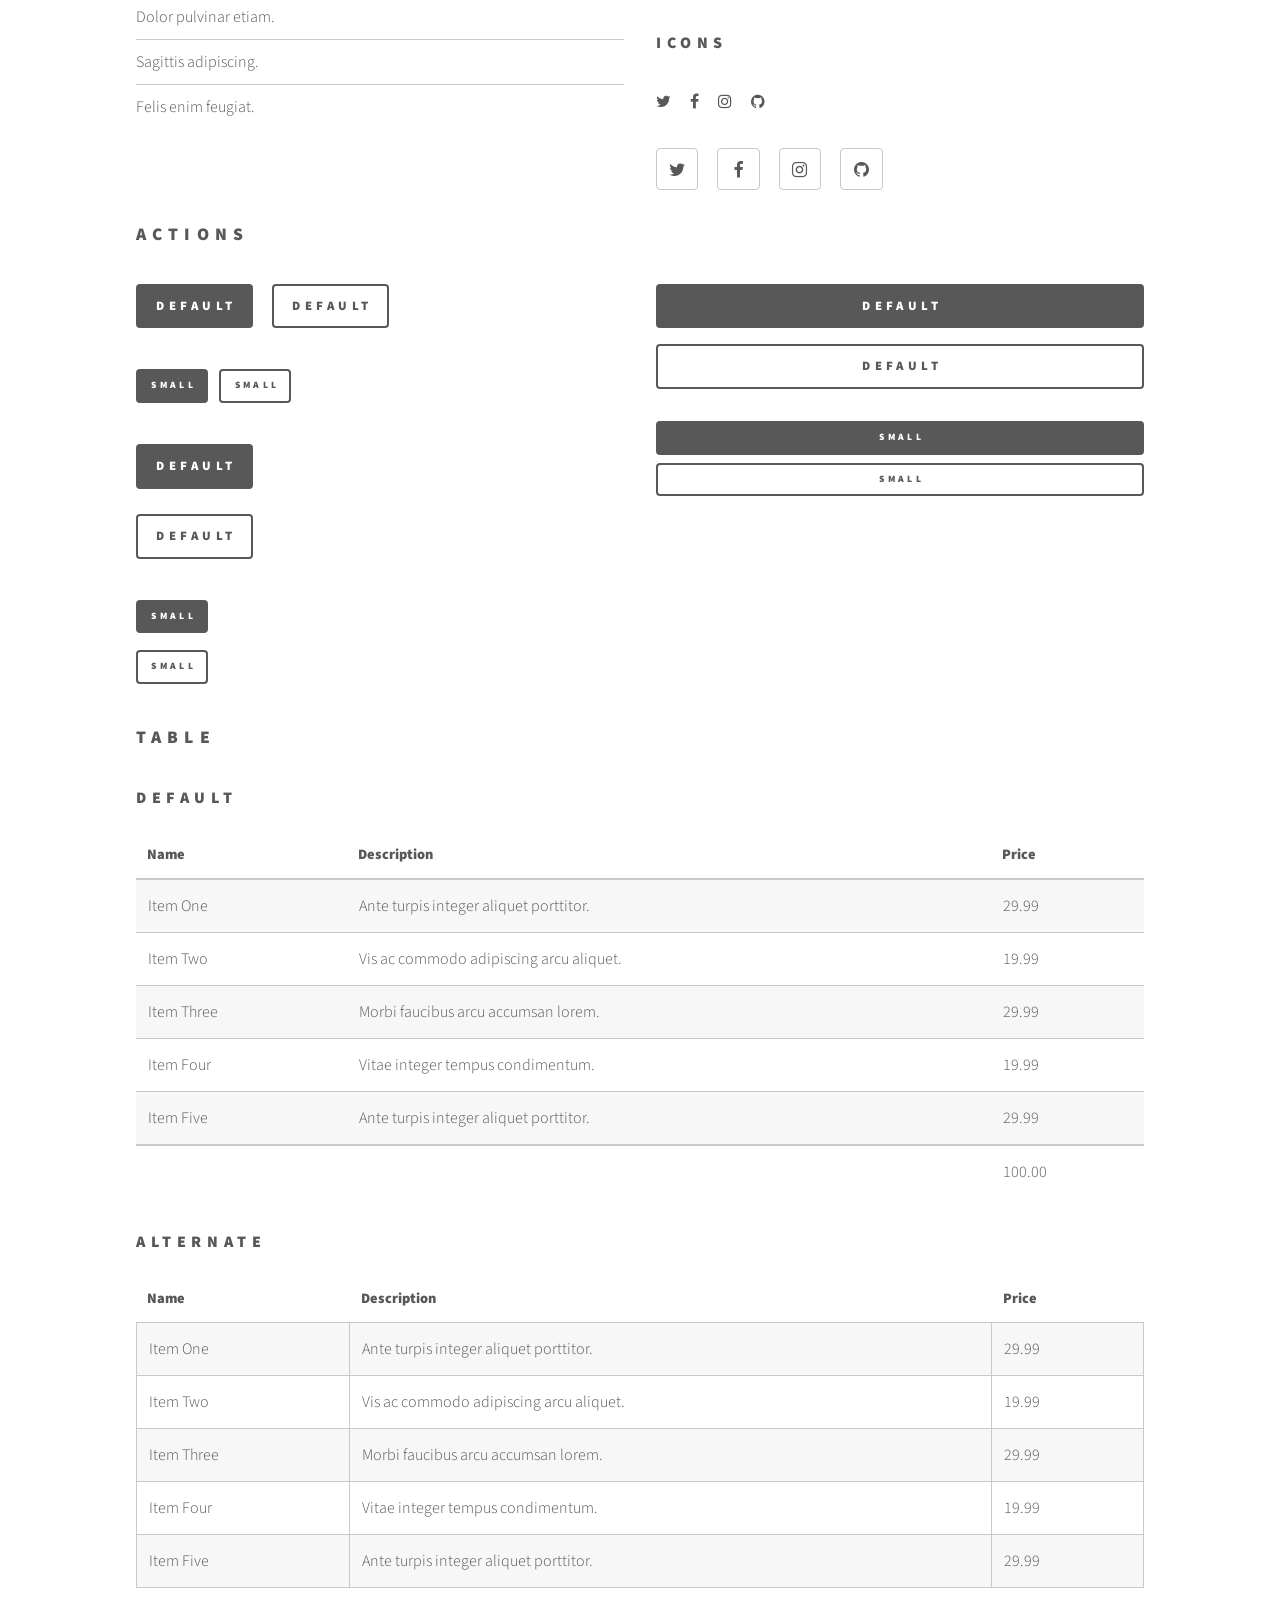
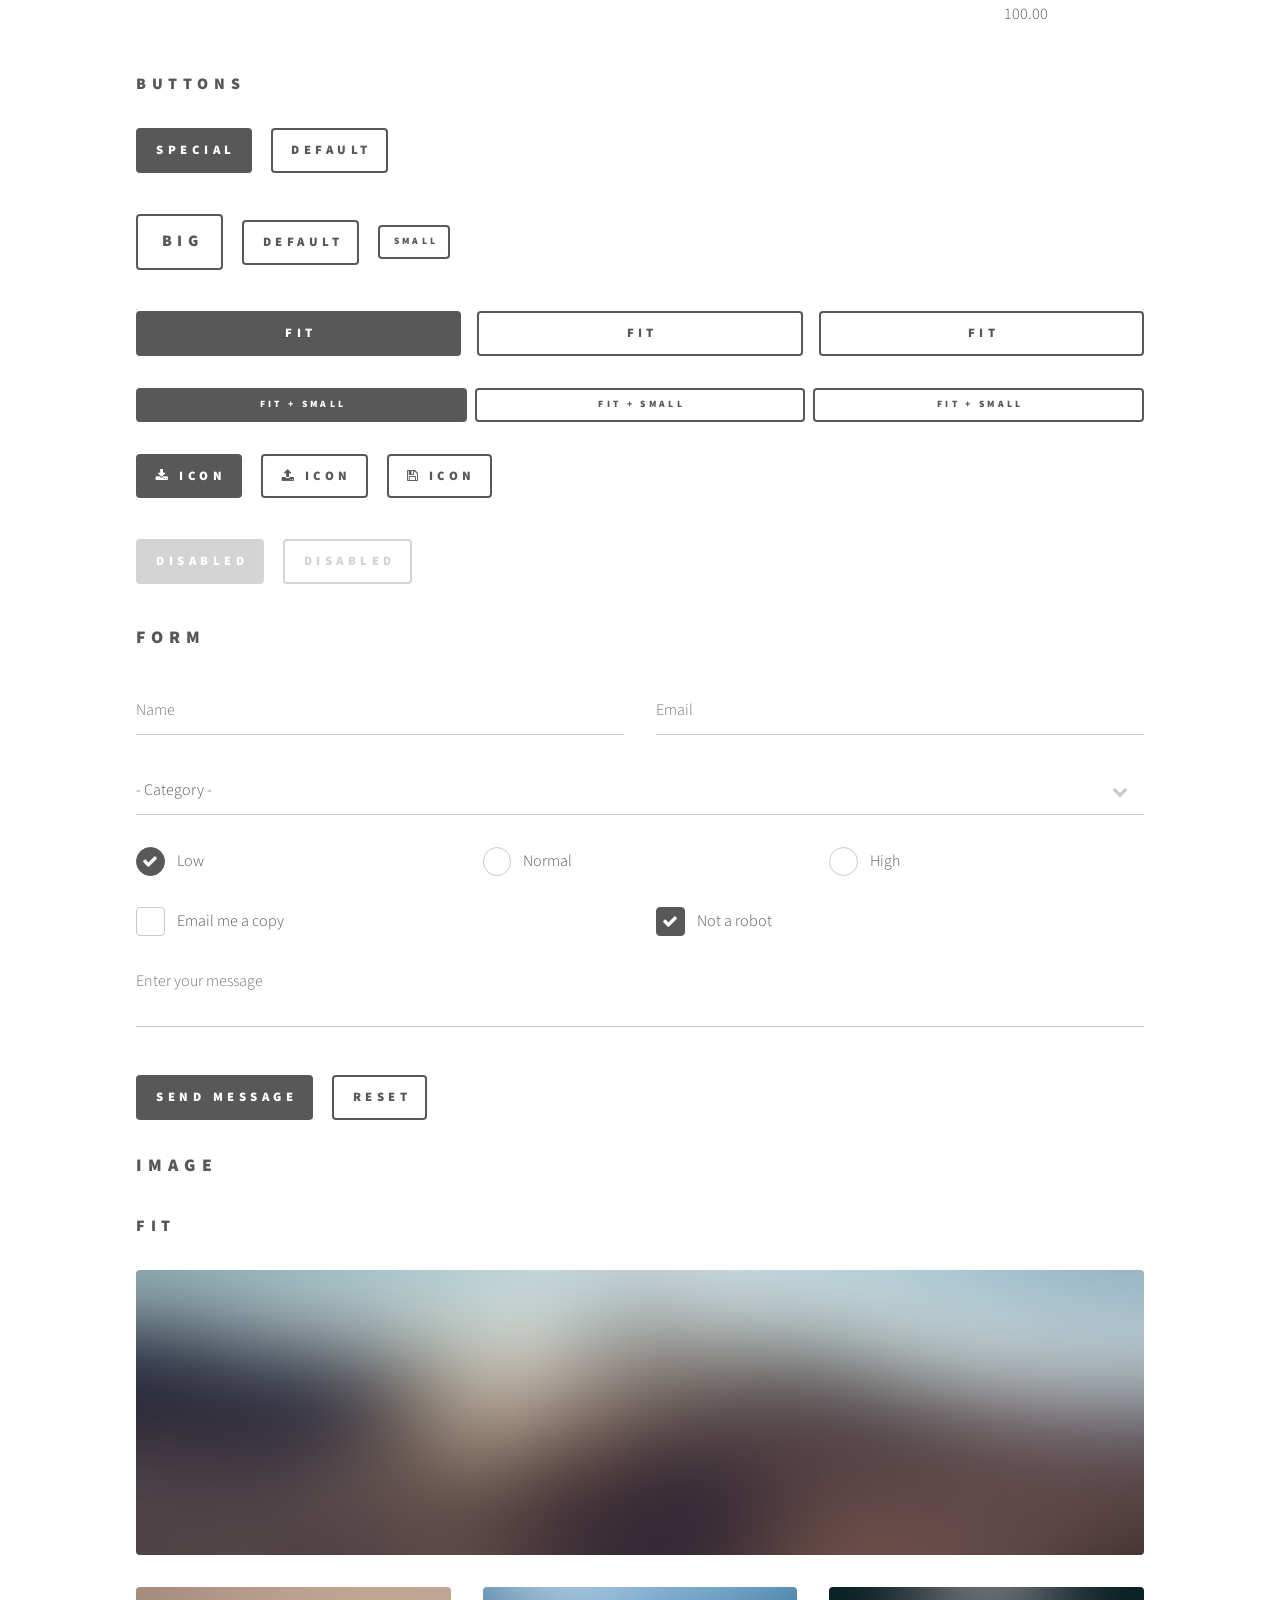
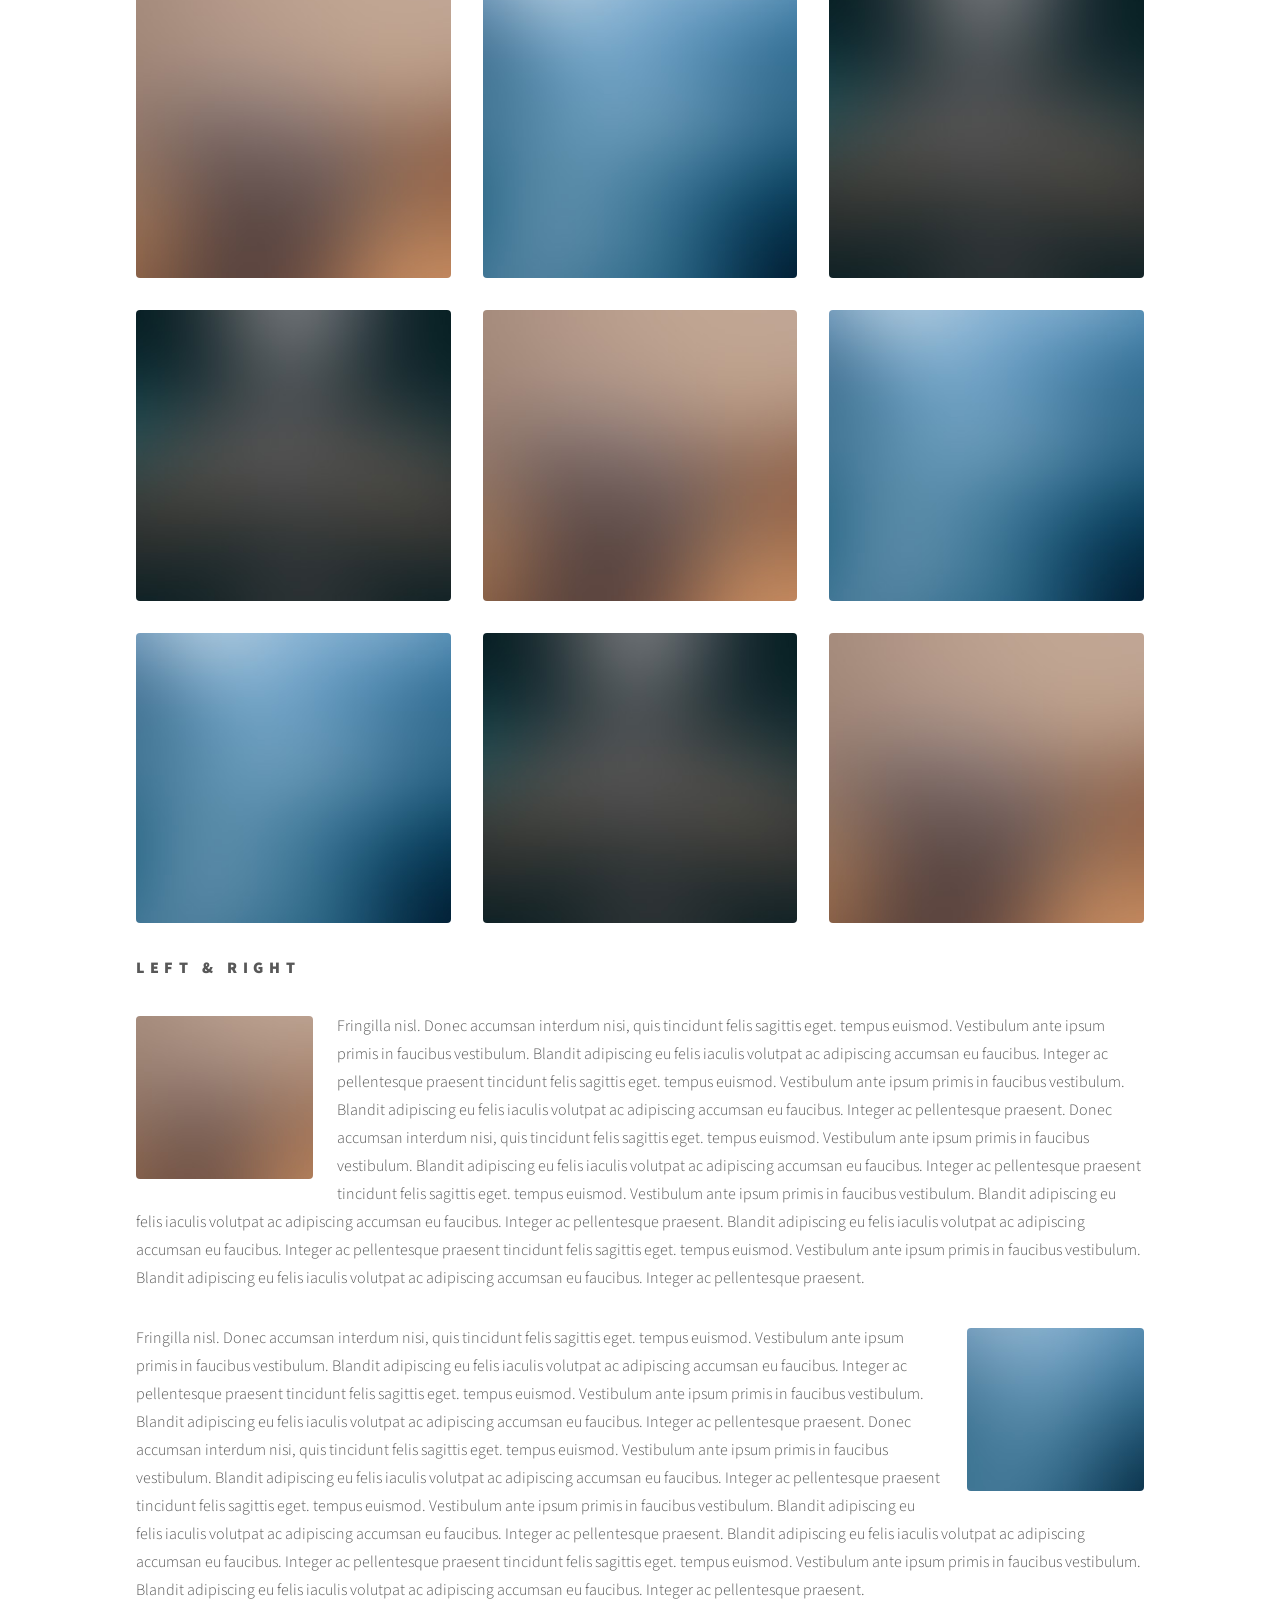
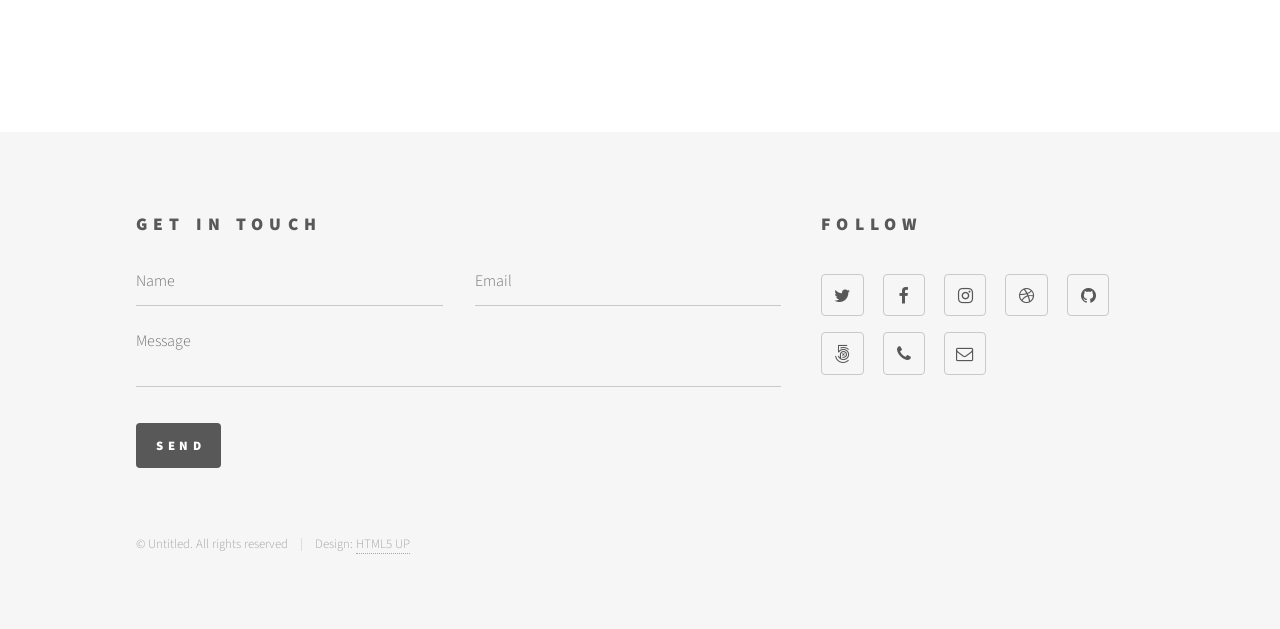
<file: html5up-phantom/elements.html>
<!DOCTYPE HTML>
<!--
    Phantom by HTML5 UP
    html5up.net | @ajlkn
    Free for personal and commercial use under the CCA 3.0 license (html5up.net/license)
-->
<html>
    <head>
        <title>Elements - Phantom by HTML5 UP</title>
        <meta charset="utf-8" />
        <meta name="viewport" content="width=device-width, initial-scale=1" />
        <!--[if lte IE 8]><script src="assets/js/ie/html5shiv.js"></script><![endif]-->
        <link rel="stylesheet" href="assets/css/main.css" />
        <!--[if lte IE 9]><link rel="stylesheet" href="assets/css/ie9.css" /><![endif]-->
        <!--[if lte IE 8]><link rel="stylesheet" href="assets/css/ie8.css" /><![endif]-->
    </head>
    <body>
        <!-- Wrapper -->
            <div id="wrapper">

                <!-- Header -->
                    <header id="header">
                        <div class="inner">

                            <!-- Logo -->
                                <a href="index.html" class="logo">
                                    <span class="symbol"><img src="images/logo.svg" alt="" /></span><span class="title">Phantom</span>
                                </a>

                            <!-- Nav -->
                                <nav>
                                    <ul>
                                        <li><a href="#menu">Menu</a></li>
                                    </ul>
                                </nav>

                        </div>
                    </header>

                <!-- Menu -->
                    <nav id="menu">
                        <h2>Menu</h2>
                        <ul>
                            <li><a href="index.html">Home</a></li>
                            <li><a href="generic.html">Ipsum veroeros</a></li>
                            <li><a href="generic.html">Tempus etiam</a></li>
                            <li><a href="generic.html">Consequat dolor</a></li>
                            <li><a href="elements.html">Elements</a></li>
                        </ul>
                    </nav>

                <!-- Main -->
                    <div id="main">
                        <div class="inner">
                            <h1>Elements</h1>

                            <!-- Text -->
                                <section>
                                    <h2>Text</h2>
                                    <p>This is <b>bold</b> and this is <strong>strong</strong>. This is <i>italic</i> and this is <em>emphasized</em>.
                                    This is <sup>superscript</sup> text and this is <sub>subscript</sub> text.
                                    This is <u>underlined</u> and this is code: <code>for (;;) { ... }</code>. Finally, <a href="#">this is a link</a>.</p>
                                    <hr />
                                    <p>Nunc lacinia ante nunc ac lobortis. Interdum adipiscing gravida odio porttitor sem non mi integer non faucibus ornare mi ut ante amet placerat aliquet. Volutpat eu sed ante lacinia sapien lorem accumsan varius montes viverra nibh in adipiscing blandit tempus accumsan.</p>
                                    <hr />
                                    <h2>Heading Level 2</h2>
                                    <h3>Heading Level 3</h3>
                                    <h4>Heading Level 4</h4>
                                    <hr />
                                    <h3>Blockquote</h3>
                                    <blockquote>Fringilla nisl. Donec accumsan interdum nisi, quis tincidunt felis sagittis eget tempus euismod. Vestibulum ante ipsum primis in faucibus vestibulum. Blandit adipiscing eu felis iaculis volutpat ac adipiscing accumsan faucibus. Vestibulum ante ipsum primis in faucibus lorem ipsum dolor sit amet nullam adipiscing eu felis.</blockquote>
                                    <h3>Preformatted</h3>
                                    <pre><code>i = 0;

while (!deck.isInOrder()) {
    print 'Iteration ' + i;
    deck.shuffle();
    i++;
}

print 'It took ' + i + ' iterations to sort the deck.';</code></pre>
                                </section>

                            <!-- Lists -->
                                <section>
                                    <h2>Lists</h2>
                                    <div class="row">
                                        <div class="6u 12u$(medium)">
                                            <h3>Unordered</h3>
                                            <ul>
                                                <li>Dolor pulvinar etiam.</li>
                                                <li>Sagittis adipiscing.</li>
                                                <li>Felis enim feugiat.</li>
                                            </ul>
                                            <h3>Alternate</h3>
                                            <ul class="alt">
                                                <li>Dolor pulvinar etiam.</li>
                                                <li>Sagittis adipiscing.</li>
                                                <li>Felis enim feugiat.</li>
                                            </ul>
                                        </div>
                                        <div class="6u$ 12u$(medium)">
                                            <h3>Ordered</h3>
                                            <ol>
                                                <li>Dolor pulvinar etiam.</li>
                                                <li>Etiam vel felis viverra.</li>
                                                <li>Felis enim feugiat.</li>
                                                <li>Dolor pulvinar etiam.</li>
                                                <li>Etiam vel felis lorem.</li>
                                                <li>Felis enim et feugiat.</li>
                                            </ol>
                                            <h3>Icons</h3>
                                            <ul class="icons">
                                                <li><a href="#" class="icon style1 fa-twitter"><span class="label">Twitter</span></a></li>
                                                <li><a href="#" class="icon style1 fa-facebook"><span class="label">Facebook</span></a></li>
                                                <li><a href="#" class="icon style1 fa-instagram"><span class="label">Instagram</span></a></li>
                                                <li><a href="#" class="icon style1 fa-github"><span class="label">Github</span></a></li>
                                            </ul>
                                            <ul class="icons">
                                                <li><a href="#" class="icon style2 fa-twitter"><span class="label">Twitter</span></a></li>
                                                <li><a href="#" class="icon style2 fa-facebook"><span class="label">Facebook</span></a></li>
                                                <li><a href="#" class="icon style2 fa-instagram"><span class="label">Instagram</span></a></li>
                                                <li><a href="#" class="icon style2 fa-github"><span class="label">Github</span></a></li>
                                            </ul>
                                        </div>
                                    </div>
                                    <h2>Actions</h2>
                                    <div class="row">
                                        <div class="6u 12u$(medium)">
                                            <ul class="actions">
                                                <li><a href="#" class="button special">Default</a></li>
                                                <li><a href="#" class="button">Default</a></li>
                                            </ul>
                                            <ul class="actions small">
                                                <li><a href="#" class="button special small">Small</a></li>
                                                <li><a href="#" class="button small">Small</a></li>
                                            </ul>
                                            <ul class="actions vertical">
                                                <li><a href="#" class="button special">Default</a></li>
                                                <li><a href="#" class="button">Default</a></li>
                                            </ul>
                                            <ul class="actions vertical small">
                                                <li><a href="#" class="button special small">Small</a></li>
                                                <li><a href="#" class="button small">Small</a></li>
                                            </ul>
                                        </div>
                                        <div class="6u 12u$(medium)">
                                            <ul class="actions vertical">
                                                <li><a href="#" class="button special fit">Default</a></li>
                                                <li><a href="#" class="button fit">Default</a></li>
                                            </ul>
                                            <ul class="actions vertical small">
                                                <li><a href="#" class="button special small fit">Small</a></li>
                                                <li><a href="#" class="button small fit">Small</a></li>
                                            </ul>
                                        </div>
                                    </div>
                                </section>

                            <!-- Table -->
                                <section>
                                    <h2>Table</h2>
                                    <h3>Default</h3>
                                    <div class="table-wrapper">
                                        <table>
                                            <thead>
                                                <tr>
                                                    <th>Name</th>
                                                    <th>Description</th>
                                                    <th>Price</th>
                                                </tr>
                                            </thead>
                                            <tbody>
                                                <tr>
                                                    <td>Item One</td>
                                                    <td>Ante turpis integer aliquet porttitor.</td>
                                                    <td>29.99</td>
                                                </tr>
                                                <tr>
                                                    <td>Item Two</td>
                                                    <td>Vis ac commodo adipiscing arcu aliquet.</td>
                                                    <td>19.99</td>
                                                </tr>
                                                <tr>
                                                    <td>Item Three</td>
                                                    <td> Morbi faucibus arcu accumsan lorem.</td>
                                                    <td>29.99</td>
                                                </tr>
                                                <tr>
                                                    <td>Item Four</td>
                                                    <td>Vitae integer tempus condimentum.</td>
                                                    <td>19.99</td>
                                                </tr>
                                                <tr>
                                                    <td>Item Five</td>
                                                    <td>Ante turpis integer aliquet porttitor.</td>
                                                    <td>29.99</td>
                                                </tr>
                                            </tbody>
                                            <tfoot>
                                                <tr>
                                                    <td colspan="2"></td>
                                                    <td>100.00</td>
                                                </tr>
                                            </tfoot>
                                        </table>
                                    </div>

                                    <h3>Alternate</h3>
                                    <div class="table-wrapper">
                                        <table class="alt">
                                            <thead>
                                                <tr>
                                                    <th>Name</th>
                                                    <th>Description</th>
                                                    <th>Price</th>
                                                </tr>
                                            </thead>
                                            <tbody>
                                                <tr>
                                                    <td>Item One</td>
                                                    <td>Ante turpis integer aliquet porttitor.</td>
                                                    <td>29.99</td>
                                                </tr>
                                                <tr>
                                                    <td>Item Two</td>
                                                    <td>Vis ac commodo adipiscing arcu aliquet.</td>
                                                    <td>19.99</td>
                                                </tr>
                                                <tr>
                                                    <td>Item Three</td>
                                                    <td> Morbi faucibus arcu accumsan lorem.</td>
                                                    <td>29.99</td>
                                                </tr>
                                                <tr>
                                                    <td>Item Four</td>
                                                    <td>Vitae integer tempus condimentum.</td>
                                                    <td>19.99</td>
                                                </tr>
                                                <tr>
                                                    <td>Item Five</td>
                                                    <td>Ante turpis integer aliquet porttitor.</td>
                                                    <td>29.99</td>
                                                </tr>
                                            </tbody>
                                            <tfoot>
                                                <tr>
                                                    <td colspan="2"></td>
                                                    <td>100.00</td>
                                                </tr>
                                            </tfoot>
                                        </table>
                                    </div>
                                </section>

                            <!-- Buttons -->
                                <section>
                                    <h3>Buttons</h3>
                                    <ul class="actions">
                                        <li><a href="#" class="button special">Special</a></li>
                                        <li><a href="#" class="button">Default</a></li>
                                    </ul>
                                    <ul class="actions">
                                        <li><a href="#" class="button big">Big</a></li>
                                        <li><a href="#" class="button">Default</a></li>
                                        <li><a href="#" class="button small">Small</a></li>
                                    </ul>
                                    <ul class="actions fit">
                                        <li><a href="#" class="button special fit">Fit</a></li>
                                        <li><a href="#" class="button fit">Fit</a></li>
                                        <li><a href="#" class="button fit">Fit</a></li>
                                    </ul>
                                    <ul class="actions fit small">
                                        <li><a href="#" class="button special fit small">Fit + Small</a></li>
                                        <li><a href="#" class="button fit small">Fit + Small</a></li>
                                        <li><a href="#" class="button fit small">Fit + Small</a></li>
                                    </ul>
                                    <ul class="actions">
                                        <li><a href="#" class="button special icon fa-download">Icon</a></li>
                                        <li><a href="#" class="button icon fa-upload">Icon</a></li>
                                        <li><a href="#" class="button icon fa-save">Icon</a></li>
                                    </ul>
                                    <ul class="actions">
                                        <li><span class="button special disabled">Disabled</span></li>
                                        <li><span class="button disabled">Disabled</span></li>
                                    </ul>
                                </section>

                            <!-- Form -->
                                <section>
                                    <h2>Form</h2>
                                    <form method="post" action="#">
                                        <div class="row uniform">
                                            <div class="6u 12u$(xsmall)">
                                                <input type="text" name="demo-name" id="demo-name" value="" placeholder="Name" />
                                            </div>
                                            <div class="6u$ 12u$(xsmall)">
                                                <input type="email" name="demo-email" id="demo-email" value="" placeholder="Email" />
                                            </div>
                                            <div class="12u$">
                                                <div class="select-wrapper">
                                                    <select name="demo-category" id="demo-category">
                                                        <option value="">- Category -</option>
                                                        <option value="1">Manufacturing</option>
                                                        <option value="1">Shipping</option>
                                                        <option value="1">Administration</option>
                                                        <option value="1">Human Resources</option>
                                                    </select>
                                                </div>
                                            </div>
                                            <div class="4u 12u$(small)">
                                                <input type="radio" id="demo-priority-low" name="demo-priority" checked>
                                                <label for="demo-priority-low">Low</label>
                                            </div>
                                            <div class="4u 12u$(small)">
                                                <input type="radio" id="demo-priority-normal" name="demo-priority">
                                                <label for="demo-priority-normal">Normal</label>
                                            </div>
                                            <div class="4u$ 12u$(small)">
                                                <input type="radio" id="demo-priority-high" name="demo-priority">
                                                <label for="demo-priority-high">High</label>
                                            </div>
                                            <div class="6u 12u$(small)">
                                                <input type="checkbox" id="demo-copy" name="demo-copy">
                                                <label for="demo-copy">Email me a copy</label>
                                            </div>
                                            <div class="6u$ 12u$(small)">
                                                <input type="checkbox" id="demo-human" name="demo-human" checked>
                                                <label for="demo-human">Not a robot</label>
                                            </div>
                                            <div class="12u$">
                                                <textarea name="demo-message" id="demo-message" placeholder="Enter your message" rows="6"></textarea>
                                            </div>
                                            <div class="12u$">
                                                <ul class="actions">
                                                    <li><input type="submit" value="Send Message" class="special" /></li>
                                                    <li><input type="reset" value="Reset" /></li>
                                                </ul>
                                            </div>
                                        </div>
                                    </form>
                                </section>

                            <!-- Image -->
                                <section>
                                    <h2>Image</h2>
                                    <h3>Fit</h3>
                                    <div class="box alt">
                                        <div class="row uniform">
                                            <div class="12u$"><span class="image fit"><img src="images/pic13.jpg" alt="" /></span></div>
                                            <div class="4u"><span class="image fit"><img src="images/pic01.jpg" alt="" /></span></div>
                                            <div class="4u"><span class="image fit"><img src="images/pic02.jpg" alt="" /></span></div>
                                            <div class="4u$"><span class="image fit"><img src="images/pic03.jpg" alt="" /></span></div>
                                            <div class="4u"><span class="image fit"><img src="images/pic03.jpg" alt="" /></span></div>
                                            <div class="4u"><span class="image fit"><img src="images/pic01.jpg" alt="" /></span></div>
                                            <div class="4u$"><span class="image fit"><img src="images/pic02.jpg" alt="" /></span></div>
                                            <div class="4u"><span class="image fit"><img src="images/pic02.jpg" alt="" /></span></div>
                                            <div class="4u"><span class="image fit"><img src="images/pic03.jpg" alt="" /></span></div>
                                            <div class="4u$"><span class="image fit"><img src="images/pic01.jpg" alt="" /></span></div>
                                        </div>
                                    </div>
                                    <h3>Left &amp; Right</h3>
                                    <p><span class="image left"><img src="images/pic14.jpg" alt="" /></span>Fringilla nisl. Donec accumsan interdum nisi, quis tincidunt felis sagittis eget. tempus euismod. Vestibulum ante ipsum primis in faucibus vestibulum. Blandit adipiscing eu felis iaculis volutpat ac adipiscing accumsan eu faucibus. Integer ac pellentesque praesent tincidunt felis sagittis eget. tempus euismod. Vestibulum ante ipsum primis in faucibus vestibulum. Blandit adipiscing eu felis iaculis volutpat ac adipiscing accumsan eu faucibus. Integer ac pellentesque praesent. Donec accumsan interdum nisi, quis tincidunt felis sagittis eget. tempus euismod. Vestibulum ante ipsum primis in faucibus vestibulum. Blandit adipiscing eu felis iaculis volutpat ac adipiscing accumsan eu faucibus. Integer ac pellentesque praesent tincidunt felis sagittis eget. tempus euismod. Vestibulum ante ipsum primis in faucibus vestibulum. Blandit adipiscing eu felis iaculis volutpat ac adipiscing accumsan eu faucibus. Integer ac pellentesque praesent. Blandit adipiscing eu felis iaculis volutpat ac adipiscing accumsan eu faucibus. Integer ac pellentesque praesent tincidunt felis sagittis eget. tempus euismod. Vestibulum ante ipsum primis in faucibus vestibulum. Blandit adipiscing eu felis iaculis volutpat ac adipiscing accumsan eu faucibus. Integer ac pellentesque praesent.</p>
                                    <p><span class="image right"><img src="images/pic15.jpg" alt="" /></span>Fringilla nisl. Donec accumsan interdum nisi, quis tincidunt felis sagittis eget. tempus euismod. Vestibulum ante ipsum primis in faucibus vestibulum. Blandit adipiscing eu felis iaculis volutpat ac adipiscing accumsan eu faucibus. Integer ac pellentesque praesent tincidunt felis sagittis eget. tempus euismod. Vestibulum ante ipsum primis in faucibus vestibulum. Blandit adipiscing eu felis iaculis volutpat ac adipiscing accumsan eu faucibus. Integer ac pellentesque praesent. Donec accumsan interdum nisi, quis tincidunt felis sagittis eget. tempus euismod. Vestibulum ante ipsum primis in faucibus vestibulum. Blandit adipiscing eu felis iaculis volutpat ac adipiscing accumsan eu faucibus. Integer ac pellentesque praesent tincidunt felis sagittis eget. tempus euismod. Vestibulum ante ipsum primis in faucibus vestibulum. Blandit adipiscing eu felis iaculis volutpat ac adipiscing accumsan eu faucibus. Integer ac pellentesque praesent. Blandit adipiscing eu felis iaculis volutpat ac adipiscing accumsan eu faucibus. Integer ac pellentesque praesent tincidunt felis sagittis eget. tempus euismod. Vestibulum ante ipsum primis in faucibus vestibulum. Blandit adipiscing eu felis iaculis volutpat ac adipiscing accumsan eu faucibus. Integer ac pellentesque praesent.</p>
                                </section>

                        </div>
                    </div>

                <!-- Footer -->
                    <footer id="footer">
                        <div class="inner">
                            <section>
                                <h2>Get in touch</h2>
                                <form method="post" action="#">
                                    <div class="field half first">
                                        <input type="text" name="name" id="name" placeholder="Name" />
                                    </div>
                                    <div class="field half">
                                        <input type="email" name="email" id="email" placeholder="Email" />
                                    </div>
                                    <div class="field">
                                        <textarea name="message" id="message" placeholder="Message"></textarea>
                                    </div>
                                    <ul class="actions">
                                        <li><input type="submit" value="Send" class="special" /></li>
                                    </ul>
                                </form>
                            </section>
                            <section>
                                <h2>Follow</h2>
                                <ul class="icons">
                                    <li><a href="#" class="icon style2 fa-twitter"><span class="label">Twitter</span></a></li>
                                    <li><a href="#" class="icon style2 fa-facebook"><span class="label">Facebook</span></a></li>
                                    <li><a href="#" class="icon style2 fa-instagram"><span class="label">Instagram</span></a></li>
                                    <li><a href="#" class="icon style2 fa-dribbble"><span class="label">Dribbble</span></a></li>
                                    <li><a href="#" class="icon style2 fa-github"><span class="label">GitHub</span></a></li>
                                    <li><a href="#" class="icon style2 fa-500px"><span class="label">500px</span></a></li>
                                    <li><a href="#" class="icon style2 fa-phone"><span class="label">Phone</span></a></li>
                                    <li><a href="#" class="icon style2 fa-envelope-o"><span class="label">Email</span></a></li>
                                </ul>
                            </section>
                            <ul class="copyright">
                                <li>&copy; Untitled. All rights reserved</li><li>Design: <a href="http://html5up.net">HTML5 UP</a></li>
                            </ul>
                        </div>
                    </footer>

            </div>

        <!-- Scripts -->
            <script src="assets/js/jquery.min.js"></script>
            <script src="assets/js/skel.min.js"></script>
            <script src="assets/js/util.js"></script>
            <!--[if lte IE 8]><script src="assets/js/ie/respond.min.js"></script><![endif]-->
            <script src="assets/js/main.js"></script>

    </body>
</html>
</file>
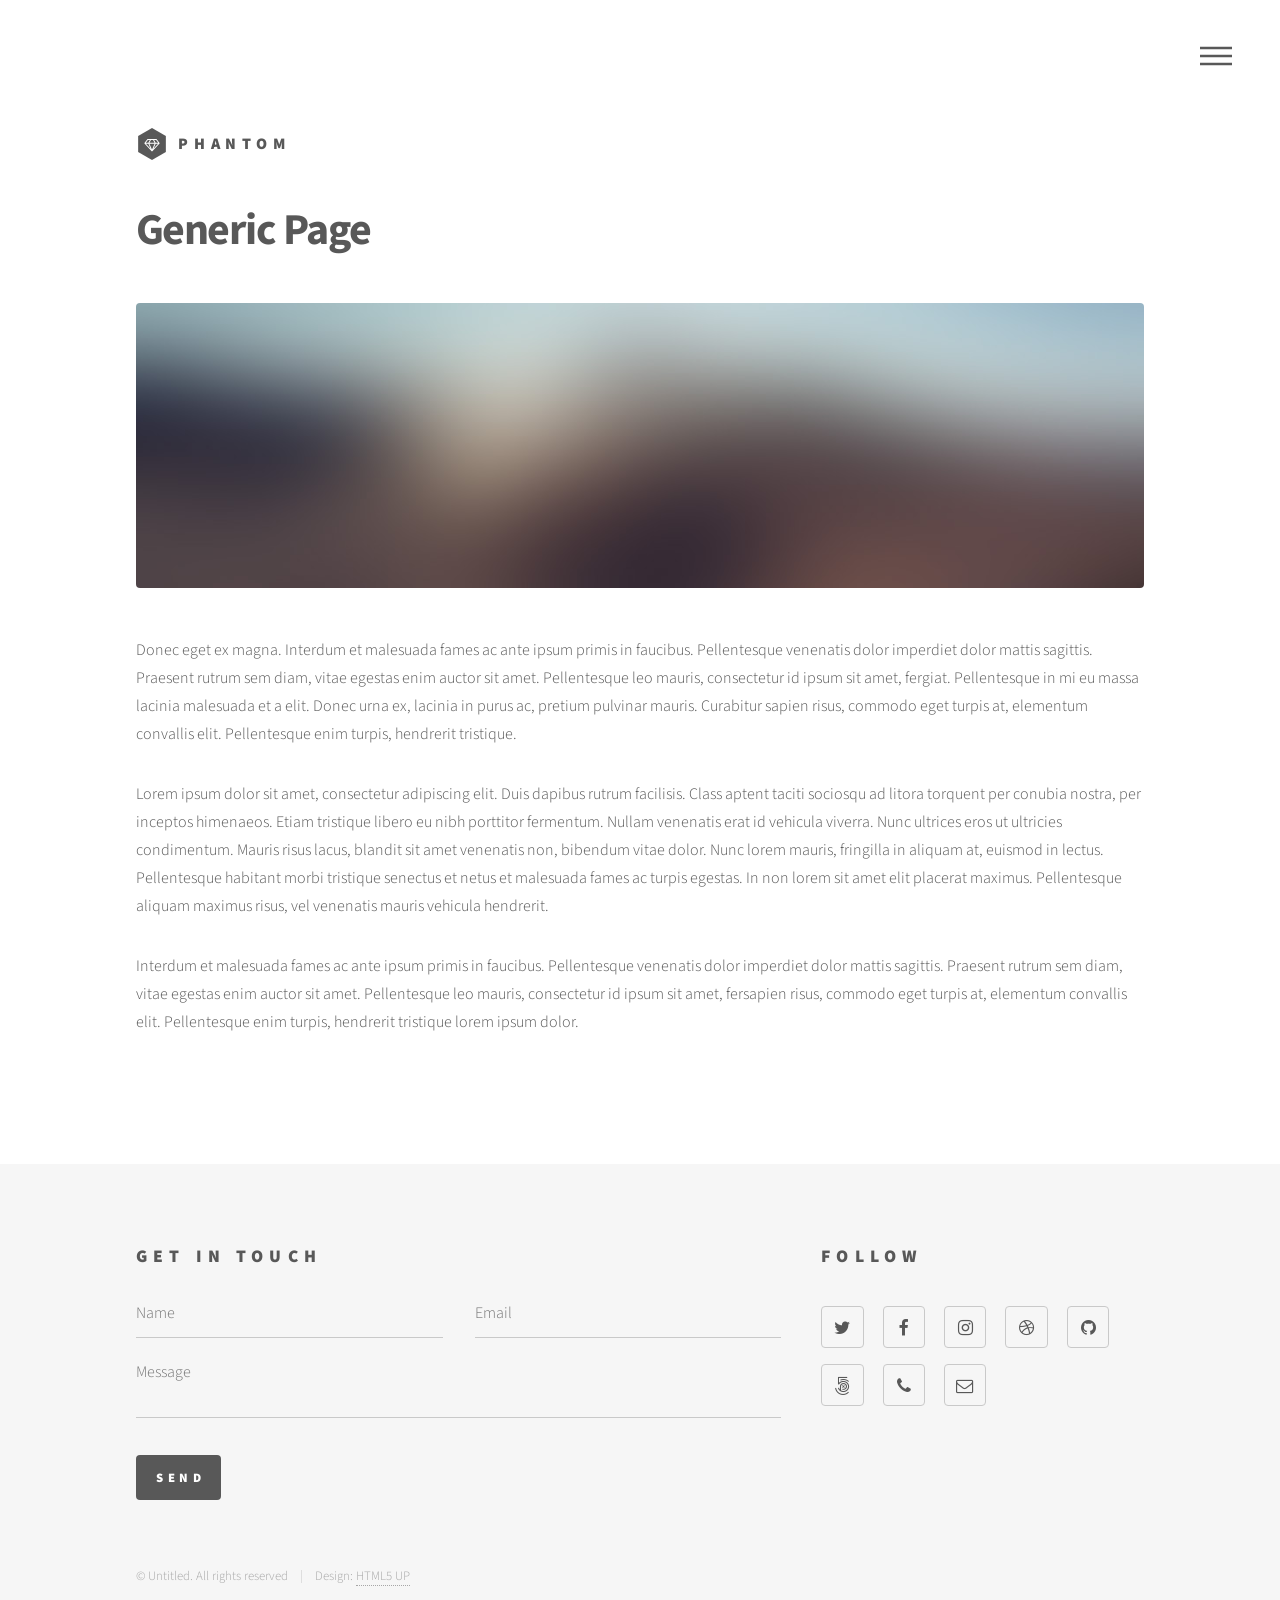
<file: html5up-phantom/generic.html>
<!DOCTYPE HTML>
<!--
    Phantom by HTML5 UP
    html5up.net | @ajlkn
    Free for personal and commercial use under the CCA 3.0 license (html5up.net/license)
-->
<html>
    <head>
        <title>Generic - Phantom by HTML5 UP</title>
        <meta charset="utf-8" />
        <meta name="viewport" content="width=device-width, initial-scale=1" />
        <!--[if lte IE 8]><script src="assets/js/ie/html5shiv.js"></script><![endif]-->
        <link rel="stylesheet" href="assets/css/main.css" />
        <!--[if lte IE 9]><link rel="stylesheet" href="assets/css/ie9.css" /><![endif]-->
        <!--[if lte IE 8]><link rel="stylesheet" href="assets/css/ie8.css" /><![endif]-->
    </head>
    <body>
        <!-- Wrapper -->
            <div id="wrapper">

                <!-- Header -->
                    <header id="header">
                        <div class="inner">

                            <!-- Logo -->
                                <a href="index.html" class="logo">
                                    <span class="symbol"><img src="images/logo.svg" alt="" /></span><span class="title">Phantom</span>
                                </a>

                            <!-- Nav -->
                                <nav>
                                    <ul>
                                        <li><a href="#menu">Menu</a></li>
                                    </ul>
                                </nav>

                        </div>
                    </header>

                <!-- Menu -->
                    <nav id="menu">
                        <h2>Menu</h2>
                        <ul>
                            <li><a href="index.html">Home</a></li>
                            <li><a href="generic.html">Ipsum veroeros</a></li>
                            <li><a href="generic.html">Tempus etiam</a></li>
                            <li><a href="generic.html">Consequat dolor</a></li>
                            <li><a href="elements.html">Elements</a></li>
                        </ul>
                    </nav>

                <!-- Main -->
                    <div id="main">
                        <div class="inner">
                            <h1>Generic Page</h1>
                            <span class="image main"><img src="images/pic13.jpg" alt="" /></span>
                            <p>Donec eget ex magna. Interdum et malesuada fames ac ante ipsum primis in faucibus. Pellentesque venenatis dolor imperdiet dolor mattis sagittis. Praesent rutrum sem diam, vitae egestas enim auctor sit amet. Pellentesque leo mauris, consectetur id ipsum sit amet, fergiat. Pellentesque in mi eu massa lacinia malesuada et a elit. Donec urna ex, lacinia in purus ac, pretium pulvinar mauris. Curabitur sapien risus, commodo eget turpis at, elementum convallis elit. Pellentesque enim turpis, hendrerit tristique.</p>
                            <p>Lorem ipsum dolor sit amet, consectetur adipiscing elit. Duis dapibus rutrum facilisis. Class aptent taciti sociosqu ad litora torquent per conubia nostra, per inceptos himenaeos. Etiam tristique libero eu nibh porttitor fermentum. Nullam venenatis erat id vehicula viverra. Nunc ultrices eros ut ultricies condimentum. Mauris risus lacus, blandit sit amet venenatis non, bibendum vitae dolor. Nunc lorem mauris, fringilla in aliquam at, euismod in lectus. Pellentesque habitant morbi tristique senectus et netus et malesuada fames ac turpis egestas. In non lorem sit amet elit placerat maximus. Pellentesque aliquam maximus risus, vel venenatis mauris vehicula hendrerit.</p>
                            <p>Interdum et malesuada fames ac ante ipsum primis in faucibus. Pellentesque venenatis dolor imperdiet dolor mattis sagittis. Praesent rutrum sem diam, vitae egestas enim auctor sit amet. Pellentesque leo mauris, consectetur id ipsum sit amet, fersapien risus, commodo eget turpis at, elementum convallis elit. Pellentesque enim turpis, hendrerit tristique lorem ipsum dolor.</p>
                        </div>
                    </div>

                <!-- Footer -->
                    <footer id="footer">
                        <div class="inner">
                            <section>
                                <h2>Get in touch</h2>
                                <form method="post" action="#">
                                    <div class="field half first">
                                        <input type="text" name="name" id="name" placeholder="Name" />
                                    </div>
                                    <div class="field half">
                                        <input type="email" name="email" id="email" placeholder="Email" />
                                    </div>
                                    <div class="field">
                                        <textarea name="message" id="message" placeholder="Message"></textarea>
                                    </div>
                                    <ul class="actions">
                                        <li><input type="submit" value="Send" class="special" /></li>
                                    </ul>
                                </form>
                            </section>
                            <section>
                                <h2>Follow</h2>
                                <ul class="icons">
                                    <li><a href="#" class="icon style2 fa-twitter"><span class="label">Twitter</span></a></li>
                                    <li><a href="#" class="icon style2 fa-facebook"><span class="label">Facebook</span></a></li>
                                    <li><a href="#" class="icon style2 fa-instagram"><span class="label">Instagram</span></a></li>
                                    <li><a href="#" class="icon style2 fa-dribbble"><span class="label">Dribbble</span></a></li>
                                    <li><a href="#" class="icon style2 fa-github"><span class="label">GitHub</span></a></li>
                                    <li><a href="#" class="icon style2 fa-500px"><span class="label">500px</span></a></li>
                                    <li><a href="#" class="icon style2 fa-phone"><span class="label">Phone</span></a></li>
                                    <li><a href="#" class="icon style2 fa-envelope-o"><span class="label">Email</span></a></li>
                                </ul>
                            </section>
                            <ul class="copyright">
                                <li>&copy; Untitled. All rights reserved</li><li>Design: <a href="http://html5up.net">HTML5 UP</a></li>
                            </ul>
                        </div>
                    </footer>

            </div>

        <!-- Scripts -->
            <script src="assets/js/jquery.min.js"></script>
            <script src="assets/js/skel.min.js"></script>
            <script src="assets/js/util.js"></script>
            <!--[if lte IE 8]><script src="assets/js/ie/respond.min.js"></script><![endif]-->
            <script src="assets/js/main.js"></script>

    </body>
</html>
</file>
<file: html5up-phantom/assets/css/ie9.css>
/*
	Phantom by HTML5 UP
	html5up.net | @ajlkn
	Free for personal and commercial use under the CCA 3.0 license (html5up.net/license)
*/

/* Tiles */

	.tiles:after {
		content: '';
		display: block;
		clear: both;
	}

	.tiles article {
		float: left;
	}

		.tiles article > a {
			padding-top: 50%;
			margin-top: -1.75em;
		}

		body:not(.is-touch) .tiles article:hover > .image {
			-moz-transform: none;
			-webkit-transform: none;
			-ms-transform: none;
			transform: none;
		}

/* Footer */

	#footer > .inner section {
		float: left;
	}

	#footer > .inner .copyright {
		clear: both;
		padding-top: 4em;
	}
</file>
<file: html5up-phantom/assets/css/ie8.css>
/*
	Phantom by HTML5 UP
	html5up.net | @ajlkn
	Free for personal and commercial use under the CCA 3.0 license (html5up.net/license)
*/

/* Form */

	form .field {
		float: none !important;
		width: 100% !important;
		padding-left: 0 !important;
	}

/* Button */

	input[type="submit"],
	input[type="reset"],
	input[type="button"],
	button,
	.button {
		border: solid 2px #585858 !important;
	}

		input[type="submit"]:hover,
		input[type="reset"]:hover,
		input[type="button"]:hover,
		button:hover,
		.button:hover {
			border-color: #f2849e !important;
		}

		input[type="submit"].special,
		input[type="reset"].special,
		input[type="button"].special,
		button.special,
		.button.special {
			border: none !important;
		}

/* Tiles */

	.tiles article > .image:before, .tiles article > .image:after {
		display: none;
	}

/* Header */

	#header .logo .symbol {
		display: none;
	}

	#header nav ul li a[href="#menu"] {
		text-indent: 0;
		width: auto;
		font-size: 0.8em;
	}

		#header nav ul li a[href="#menu"]:before, #header nav ul li a[href="#menu"]:after {
			display: none;
		}

/* Footer */

	#footer > .inner section {
		width: 50%;
		margin-left: 3em;
	}

		#footer > .inner section:first-child {
			margin-left: 0;
			width: 40%;
		}
</file>
<file: assets/css/main.css>
@import url("font-awesome.min.css");
@import url("https://fonts.googleapis.com/css?family=Lato:400,400italic,700,700italic|Source+Code+Pro:400");

/*
	Read Only by HTML5 UP
	html5up.net | @ajlkn
	Free for personal and commercial use under the CCA 3.0 license (html5up.net/license)
*/

html, body, div, span, applet, object,
iframe, h1, h2, h3, h4, h5, h6, p, blockquote,
pre, a, abbr, acronym, address, big, cite,
code, del, dfn, em, img, ins, kbd, q, s, samp,
small, strike, strong, sub, sup, tt, var, b,
u, i, center, dl, dt, dd, ol, ul, li, fieldset,
form, label, legend, table, caption, tbody,
tfoot, thead, tr, th, td, article, aside,
canvas, details, embed, figure, figcaption,
footer, header, hgroup, menu, nav, output, ruby,
section, summary, time, mark, audio, video {
	margin: 0;
	padding: 0;
	border: 0;
	font-size: 100%;
	font: inherit;
	vertical-align: baseline;}

article, aside, details, figcaption, figure,
footer, header, hgroup, menu, nav, section {
	display: block;}

body {
	line-height: 1;
}

ol, ul {
	list-style: none;
}

blockquote, q {
	quotes: none;
}

	blockquote:before, blockquote:after, q:before, q:after {
		content: '';
		content: none;
	}

table {
	border-collapse: collapse;
	border-spacing: 0;
}

body {
	-webkit-text-size-adjust: none;
}

mark {
	background-color: transparent;
	color: inherit;
}

input::-moz-focus-inner {
	border: 0;
	padding: 0;
}

input, select, textarea {
	-moz-appearance: none;
	-webkit-appearance: none;
	-ms-appearance: none;
	appearance: none;
}

/* Basic */

	html {
		box-sizing: border-box;
	}

	*, *:before, *:after {
		box-sizing: inherit;
	}

	body {
		background: #fff;
	}

		body.is-preload *, body.is-preload *:before, body.is-preload *:after {
			-moz-animation: none !important;
			-webkit-animation: none !important;
			-ms-animation: none !important;
			animation: none !important;
			-moz-transition: none !important;
			-webkit-transition: none !important;
			-ms-transition: none !important;
			transition: none !important;
		}

	body, input, select, textarea {
		color: #888;
		font-family: "Lato", sans-serif;
		font-size: 16pt;
		font-weight: 400;
		line-height: 1.75em;
	}

	a {
		-moz-transition: color 0.2s ease-in-out, border-color 0.2s ease-in-out;
		-webkit-transition: color 0.2s ease-in-out, border-color 0.2s ease-in-out;
		-ms-transition: color 0.2s ease-in-out, border-color 0.2s ease-in-out;
		transition: color 0.2s ease-in-out, border-color 0.2s ease-in-out;
		border-bottom: solid 1px #e4e4e4;
		color: inherit;
		text-decoration: none;
	}

		a:hover {
			border-bottom-color: transparent;
			color: #4758c2 !important;
		}

	strong, b {
		color: #777;
		font-weight: 700;
	}

	em, i {
		font-style: italic;
	}

	p {
		margin: 0 0 2.25em 0;
	}

	h1, h2, h3, h4, h5, h6 {
		color: #777;
		font-weight: 700;
		line-height: 1em;
		margin: 0 0 0.5625em 0;
	}

		h1 a, h2 a, h3 a, h4 a, h5 a, h6 a {
			border: 0;
			color: inherit;
			text-decoration: none;
		}

	h2 {
		font-size: 2em;
		line-height: 1.5em;
	}

	h3 {
		font-size: 1.75em;
		line-height: 1.5em;
	}

	h4 {
		font-size: 1.25em;
		line-height: 1.5em;
	}

	h5 {
		font-size: 0.9em;
		line-height: 1.5em;
	}

	h6 {
		font-size: 0.7em;
		line-height: 1.5em;
	}

	sub {
		font-size: 0.8em;
		position: relative;
		top: 0.5em;
	}

	sup {
		font-size: 0.8em;
		position: relative;
		top: -0.5em;
	}

	hr {
		border: 0;
		border-bottom: solid 2px #f4f4f4;
		margin: 2.25em 0;
	}

		hr.major {
			margin: 3.375em 0;
		}

	blockquote {
		border-left: solid 8px #e4e4e4;
		font-style: italic;
		margin: 0 0 2.25em 0;
		padding: 0.5em 0 0.5em 2em;
	}

	code {
		background: #555;
		border-radius: 5px;
		color: #fff;
		font-family: "Source Code Pro", monospace;
		font-size: 0.9em;
		margin: 0 0.25em;
		padding: 0.25em 0.65em;
	}

	pre {
		font-family: "Source Code Pro", monospace;
		font-size: 0.9em;
		margin: 0 0 2.25em 0;
	}

		pre code {
			-webkit-overflow-scrolling: touch;
			display: block;
			line-height: 1.5em;
			overflow-x: auto;
			padding: 1em 1.5em;
		}

	.align-left {
		text-align: left;
	}

	.align-center {
		text-align: center;
	}

	.align-right {
		text-align: right;
	}

/* Row */

	.row {
		display: flex;
		flex-wrap: wrap;
		box-sizing: border-box;
		align-items: stretch;
	}

		.row > * {
			box-sizing: border-box;
		}

		.row.gtr-uniform > * > :last-child {
			margin-bottom: 0;
		}

		.row.aln-left {
			justify-content: flex-start;
		}

		.row.aln-center {
			justify-content: center;
		}

		.row.aln-right {
			justify-content: flex-end;
		}

		.row.aln-top {
			align-items: flex-start;
		}

		.row.aln-middle {
			align-items: center;
		}

		.row.aln-bottom {
			align-items: flex-end;
		}

		.row > .imp {
			order: -1;
		}

		.row > .col-1 {
			width: 8.3333333333%;
		}

		.row > .off-1 {
			margin-left: 8.3333333333%;
		}

		.row > .col-2 {
			width: 16.6666666667%;
		}

		.row > .off-2 {
			margin-left: 16.6666666667%;
		}

		.row > .col-3 {
			width: 25%;
		}

		.row > .off-3 {
			margin-left: 25%;
		}

		.row > .col-4 {
			width: 33.3333333333%;
		}

		.row > .off-4 {
			margin-left: 33.3333333333%;
		}

		.row > .col-5 {
			width: 41.6666666667%;
		}

		.row > .off-5 {
			margin-left: 41.6666666667%;
		}

		.row > .col-6 {
			width: 50%;
		}

		.row > .off-6 {
			margin-left: 50%;
		}

		.row > .col-7 {
			width: 58.3333333333%;
		}

		.row > .off-7 {
			margin-left: 58.3333333333%;
		}

		.row > .col-8 {
			width: 66.6666666667%;
		}

		.row > .off-8 {
			margin-left: 66.6666666667%;
		}

		.row > .col-9 {
			width: 75%;
		}

		.row > .off-9 {
			margin-left: 75%;
		}

		.row > .col-10 {
			width: 83.3333333333%;
		}

		.row > .off-10 {
			margin-left: 83.3333333333%;
		}

		.row > .col-11 {
			width: 91.6666666667%;
		}

		.row > .off-11 {
			margin-left: 91.6666666667%;
		}

		.row > .col-12 {
			width: 100%;
		}

		.row > .off-12 {
			margin-left: 100%;
		}

		.row.gtr-0 {
			margin-top: 0;
			margin-left: 0em;
		}

			.row.gtr-0 > * {
				padding: 0 0 0 0em;
			}

			.row.gtr-0.gtr-uniform {
				margin-top: 0em;
			}

				.row.gtr-0.gtr-uniform > * {
					padding-top: 0em;
				}

		.row.gtr-25 {
			margin-top: 0;
			margin-left: -0.5em;
		}

			.row.gtr-25 > * {
				padding: 0 0 0 0.5em;
			}

			.row.gtr-25.gtr-uniform {
				margin-top: -0.5em;
			}

				.row.gtr-25.gtr-uniform > * {
					padding-top: 0.5em;
				}

		.row.gtr-50 {
			margin-top: 0;
			margin-left: -1em;
		}

			.row.gtr-50 > * {
				padding: 0 0 0 1em;
			}

			.row.gtr-50.gtr-uniform {
				margin-top: -1em;
			}

				.row.gtr-50.gtr-uniform > * {
					padding-top: 1em;
				}

		.row {
			margin-top: 0;
			margin-left: -2em;
		}

			.row > * {
				padding: 0 0 0 2em;
			}

			.row.gtr-uniform {
				margin-top: -2em;
			}

				.row.gtr-uniform > * {
					padding-top: 2em;
				}

		.row.gtr-150 {
			margin-top: 0;
			margin-left: -3em;
		}

			.row.gtr-150 > * {
				padding: 0 0 0 3em;
			}

			.row.gtr-150.gtr-uniform {
				margin-top: -3em;
			}

				.row.gtr-150.gtr-uniform > * {
					padding-top: 3em;
				}

		.row.gtr-200 {
			margin-top: 0;
			margin-left: -4em;
		}

			.row.gtr-200 > * {
				padding: 0 0 0 4em;
			}

			.row.gtr-200.gtr-uniform {
				margin-top: -4em;
			}

				.row.gtr-200.gtr-uniform > * {
					padding-top: 4em;
				}

		@media screen and (max-width: 1680px) {

			.row {
				display: flex;
				flex-wrap: wrap;
				box-sizing: border-box;
				align-items: stretch;
			}

				.row > * {
					box-sizing: border-box;
				}

				.row.gtr-uniform > * > :last-child {
					margin-bottom: 0;
				}

				.row.aln-left {
					justify-content: flex-start;
				}

				.row.aln-center {
					justify-content: center;
				}

				.row.aln-right {
					justify-content: flex-end;
				}

				.row.aln-top {
					align-items: flex-start;
				}

				.row.aln-middle {
					align-items: center;
				}

				.row.aln-bottom {
					align-items: flex-end;
				}

				.row > .imp-xlarge {
					order: -1;
				}

				.row > .col-1-xlarge {
					width: 8.3333333333%;
				}

				.row > .off-1-xlarge {
					margin-left: 8.3333333333%;
				}

				.row > .col-2-xlarge {
					width: 16.6666666667%;
				}

				.row > .off-2-xlarge {
					margin-left: 16.6666666667%;
				}

				.row > .col-3-xlarge {
					width: 25%;
				}

				.row > .off-3-xlarge {
					margin-left: 25%;
				}

				.row > .col-4-xlarge {
					width: 33.3333333333%;
				}

				.row > .off-4-xlarge {
					margin-left: 33.3333333333%;
				}

				.row > .col-5-xlarge {
					width: 41.6666666667%;
				}

				.row > .off-5-xlarge {
					margin-left: 41.6666666667%;
				}

				.row > .col-6-xlarge {
					width: 50%;
				}

				.row > .off-6-xlarge {
					margin-left: 50%;
				}

				.row > .col-7-xlarge {
					width: 58.3333333333%;
				}

				.row > .off-7-xlarge {
					margin-left: 58.3333333333%;
				}

				.row > .col-8-xlarge {
					width: 66.6666666667%;
				}

				.row > .off-8-xlarge {
					margin-left: 66.6666666667%;
				}

				.row > .col-9-xlarge {
					width: 75%;
				}

				.row > .off-9-xlarge {
					margin-left: 75%;
				}

				.row > .col-10-xlarge {
					width: 83.3333333333%;
				}

				.row > .off-10-xlarge {
					margin-left: 83.3333333333%;
				}

				.row > .col-11-xlarge {
					width: 91.6666666667%;
				}

				.row > .off-11-xlarge {
					margin-left: 91.6666666667%;
				}

				.row > .col-12-xlarge {
					width: 100%;
				}

				.row > .off-12-xlarge {
					margin-left: 100%;
				}

				.row.gtr-0 {
					margin-top: 0;
					margin-left: 0em;
				}

					.row.gtr-0 > * {
						padding: 0 0 0 0em;
					}

					.row.gtr-0.gtr-uniform {
						margin-top: 0em;
					}

						.row.gtr-0.gtr-uniform > * {
							padding-top: 0em;
						}

				.row.gtr-25 {
					margin-top: 0;
					margin-left: -0.5em;
				}

					.row.gtr-25 > * {
						padding: 0 0 0 0.5em;
					}

					.row.gtr-25.gtr-uniform {
						margin-top: -0.5em;
					}

						.row.gtr-25.gtr-uniform > * {
							padding-top: 0.5em;
						}

				.row.gtr-50 {
					margin-top: 0;
					margin-left: -1em;
				}

					.row.gtr-50 > * {
						padding: 0 0 0 1em;
					}

					.row.gtr-50.gtr-uniform {
						margin-top: -1em;
					}

						.row.gtr-50.gtr-uniform > * {
							padding-top: 1em;
						}

				.row {
					margin-top: 0;
					margin-left: -2em;
				}

					.row > * {
						padding: 0 0 0 2em;
					}

					.row.gtr-uniform {
						margin-top: -2em;
					}

						.row.gtr-uniform > * {
							padding-top: 2em;
						}

				.row.gtr-150 {
					margin-top: 0;
					margin-left: -3em;
				}

					.row.gtr-150 > * {
						padding: 0 0 0 3em;
					}

					.row.gtr-150.gtr-uniform {
						margin-top: -3em;
					}

						.row.gtr-150.gtr-uniform > * {
							padding-top: 3em;
						}

				.row.gtr-200 {
					margin-top: 0;
					margin-left: -4em;
				}

					.row.gtr-200 > * {
						padding: 0 0 0 4em;
					}

					.row.gtr-200.gtr-uniform {
						margin-top: -4em;
					}

						.row.gtr-200.gtr-uniform > * {
							padding-top: 4em;
						}

		}

		@media screen and (max-width: 1280px) {

			.row {
				display: flex;
				flex-wrap: wrap;
				box-sizing: border-box;
				align-items: stretch;
			}

				.row > * {
					box-sizing: border-box;
				}

				.row.gtr-uniform > * > :last-child {
					margin-bottom: 0;
				}

				.row.aln-left {
					justify-content: flex-start;
				}

				.row.aln-center {
					justify-content: center;
				}

				.row.aln-right {
					justify-content: flex-end;
				}

				.row.aln-top {
					align-items: flex-start;
				}

				.row.aln-middle {
					align-items: center;
				}

				.row.aln-bottom {
					align-items: flex-end;
				}

				.row > .imp-large {
					order: -1;
				}

				.row > .col-1-large {
					width: 8.3333333333%;
				}

				.row > .off-1-large {
					margin-left: 8.3333333333%;
				}

				.row > .col-2-large {
					width: 16.6666666667%;
				}

				.row > .off-2-large {
					margin-left: 16.6666666667%;
				}

				.row > .col-3-large {
					width: 25%;
				}

				.row > .off-3-large {
					margin-left: 25%;
				}

				.row > .col-4-large {
					width: 33.3333333333%;
				}

				.row > .off-4-large {
					margin-left: 33.3333333333%;
				}

				.row > .col-5-large {
					width: 41.6666666667%;
				}

				.row > .off-5-large {
					margin-left: 41.6666666667%;
				}

				.row > .col-6-large {
					width: 50%;
				}

				.row > .off-6-large {
					margin-left: 50%;
				}

				.row > .col-7-large {
					width: 58.3333333333%;
				}

				.row > .off-7-large {
					margin-left: 58.3333333333%;
				}

				.row > .col-8-large {
					width: 66.6666666667%;
				}

				.row > .off-8-large {
					margin-left: 66.6666666667%;
				}

				.row > .col-9-large {
					width: 75%;
				}

				.row > .off-9-large {
					margin-left: 75%;
				}

				.row > .col-10-large {
					width: 83.3333333333%;
				}

				.row > .off-10-large {
					margin-left: 83.3333333333%;
				}

				.row > .col-11-large {
					width: 91.6666666667%;
				}

				.row > .off-11-large {
					margin-left: 91.6666666667%;
				}

				.row > .col-12-large {
					width: 100%;
				}

				.row > .off-12-large {
					margin-left: 100%;
				}

				.row.gtr-0 {
					margin-top: 0;
					margin-left: 0em;
				}

					.row.gtr-0 > * {
						padding: 0 0 0 0em;
					}

					.row.gtr-0.gtr-uniform {
						margin-top: 0em;
					}

						.row.gtr-0.gtr-uniform > * {
							padding-top: 0em;
						}

				.row.gtr-25 {
					margin-top: 0;
					margin-left: -0.375em;
				}

					.row.gtr-25 > * {
						padding: 0 0 0 0.375em;
					}

					.row.gtr-25.gtr-uniform {
						margin-top: -0.375em;
					}

						.row.gtr-25.gtr-uniform > * {
							padding-top: 0.375em;
						}

				.row.gtr-50 {
					margin-top: 0;
					margin-left: -0.75em;
				}

					.row.gtr-50 > * {
						padding: 0 0 0 0.75em;
					}

					.row.gtr-50.gtr-uniform {
						margin-top: -0.75em;
					}

						.row.gtr-50.gtr-uniform > * {
							padding-top: 0.75em;
						}

				.row {
					margin-top: 0;
					margin-left: -1.5em;
				}

					.row > * {
						padding: 0 0 0 1.5em;
					}

					.row.gtr-uniform {
						margin-top: -1.5em;
					}

						.row.gtr-uniform > * {
							padding-top: 1.5em;
						}

				.row.gtr-150 {
					margin-top: 0;
					margin-left: -2.25em;
				}

					.row.gtr-150 > * {
						padding: 0 0 0 2.25em;
					}

					.row.gtr-150.gtr-uniform {
						margin-top: -2.25em;
					}

						.row.gtr-150.gtr-uniform > * {
							padding-top: 2.25em;
						}

				.row.gtr-200 {
					margin-top: 0;
					margin-left: -3em;
				}

					.row.gtr-200 > * {
						padding: 0 0 0 3em;
					}

					.row.gtr-200.gtr-uniform {
						margin-top: -3em;
					}

						.row.gtr-200.gtr-uniform > * {
							padding-top: 3em;
						}

		}

		@media screen and (max-width: 1024px) {

			.row {
				display: flex;
				flex-wrap: wrap;
				box-sizing: border-box;
				align-items: stretch;
			}

				.row > * {
					box-sizing: border-box;
				}

				.row.gtr-uniform > * > :last-child {
					margin-bottom: 0;
				}

				.row.aln-left {
					justify-content: flex-start;
				}

				.row.aln-center {
					justify-content: center;
				}

				.row.aln-right {
					justify-content: flex-end;
				}

				.row.aln-top {
					align-items: flex-start;
				}

				.row.aln-middle {
					align-items: center;
				}

				.row.aln-bottom {
					align-items: flex-end;
				}

				.row > .imp-medium {
					order: -1;
				}

				.row > .col-1-medium {
					width: 8.3333333333%;
				}

				.row > .off-1-medium {
					margin-left: 8.3333333333%;
				}

				.row > .col-2-medium {
					width: 16.6666666667%;
				}

				.row > .off-2-medium {
					margin-left: 16.6666666667%;
				}

				.row > .col-3-medium {
					width: 25%;
				}

				.row > .off-3-medium {
					margin-left: 25%;
				}

				.row > .col-4-medium {
					width: 33.3333333333%;
				}

				.row > .off-4-medium {
					margin-left: 33.3333333333%;
				}

				.row > .col-5-medium {
					width: 41.6666666667%;
				}

				.row > .off-5-medium {
					margin-left: 41.6666666667%;
				}

				.row > .col-6-medium {
					width: 50%;
				}

				.row > .off-6-medium {
					margin-left: 50%;
				}

				.row > .col-7-medium {
					width: 58.3333333333%;
				}

				.row > .off-7-medium {
					margin-left: 58.3333333333%;
				}

				.row > .col-8-medium {
					width: 66.6666666667%;
				}

				.row > .off-8-medium {
					margin-left: 66.6666666667%;
				}

				.row > .col-9-medium {
					width: 75%;
				}

				.row > .off-9-medium {
					margin-left: 75%;
				}

				.row > .col-10-medium {
					width: 83.3333333333%;
				}

				.row > .off-10-medium {
					margin-left: 83.3333333333%;
				}

				.row > .col-11-medium {
					width: 91.6666666667%;
				}

				.row > .off-11-medium {
					margin-left: 91.6666666667%;
				}

				.row > .col-12-medium {
					width: 100%;
				}

				.row > .off-12-medium {
					margin-left: 100%;
				}

				.row.gtr-0 {
					margin-top: 0;
					margin-left: 0em;
				}

					.row.gtr-0 > * {
						padding: 0 0 0 0em;
					}

					.row.gtr-0.gtr-uniform {
						margin-top: 0em;
					}

						.row.gtr-0.gtr-uniform > * {
							padding-top: 0em;
						}

				.row.gtr-25 {
					margin-top: 0;
					margin-left: -0.375em;
				}

					.row.gtr-25 > * {
						padding: 0 0 0 0.375em;
					}

					.row.gtr-25.gtr-uniform {
						margin-top: -0.375em;
					}

						.row.gtr-25.gtr-uniform > * {
							padding-top: 0.375em;
						}

				.row.gtr-50 {
					margin-top: 0;
					margin-left: -0.75em;
				}

					.row.gtr-50 > * {
						padding: 0 0 0 0.75em;
					}

					.row.gtr-50.gtr-uniform {
						margin-top: -0.75em;
					}

						.row.gtr-50.gtr-uniform > * {
							padding-top: 0.75em;
						}

				.row {
					margin-top: 0;
					margin-left: -1.5em;
				}

					.row > * {
						padding: 0 0 0 1.5em;
					}

					.row.gtr-uniform {
						margin-top: -1.5em;
					}

						.row.gtr-uniform > * {
							padding-top: 1.5em;
						}

				.row.gtr-150 {
					margin-top: 0;
					margin-left: -2.25em;
				}

					.row.gtr-150 > * {
						padding: 0 0 0 2.25em;
					}

					.row.gtr-150.gtr-uniform {
						margin-top: -2.25em;
					}

						.row.gtr-150.gtr-uniform > * {
							padding-top: 2.25em;
						}

				.row.gtr-200 {
					margin-top: 0;
					margin-left: -3em;
				}

					.row.gtr-200 > * {
						padding: 0 0 0 3em;
					}

					.row.gtr-200.gtr-uniform {
						margin-top: -3em;
					}

						.row.gtr-200.gtr-uniform > * {
							padding-top: 3em;
						}

		}

		@media screen and (max-width: 736px) {

			.row {
				display: flex;
				flex-wrap: wrap;
				box-sizing: border-box;
				align-items: stretch;
			}

				.row > * {
					box-sizing: border-box;
				}

				.row.gtr-uniform > * > :last-child {
					margin-bottom: 0;
				}

				.row.aln-left {
					justify-content: flex-start;
				}

				.row.aln-center {
					justify-content: center;
				}

				.row.aln-right {
					justify-content: flex-end;
				}

				.row.aln-top {
					align-items: flex-start;
				}

				.row.aln-middle {
					align-items: center;
				}

				.row.aln-bottom {
					align-items: flex-end;
				}

				.row > .imp-small {
					order: -1;
				}

				.row > .col-1-small {
					width: 8.3333333333%;
				}

				.row > .off-1-small {
					margin-left: 8.3333333333%;
				}

				.row > .col-2-small {
					width: 16.6666666667%;
				}

				.row > .off-2-small {
					margin-left: 16.6666666667%;
				}

				.row > .col-3-small {
					width: 25%;
				}

				.row > .off-3-small {
					margin-left: 25%;
				}

				.row > .col-4-small {
					width: 33.3333333333%;
				}

				.row > .off-4-small {
					margin-left: 33.3333333333%;
				}

				.row > .col-5-small {
					width: 41.6666666667%;
				}

				.row > .off-5-small {
					margin-left: 41.6666666667%;
				}

				.row > .col-6-small {
					width: 50%;
				}

				.row > .off-6-small {
					margin-left: 50%;
				}

				.row > .col-7-small {
					width: 58.3333333333%;
				}

				.row > .off-7-small {
					margin-left: 58.3333333333%;
				}

				.row > .col-8-small {
					width: 66.6666666667%;
				}

				.row > .off-8-small {
					margin-left: 66.6666666667%;
				}

				.row > .col-9-small {
					width: 75%;
				}

				.row > .off-9-small {
					margin-left: 75%;
				}

				.row > .col-10-small {
					width: 83.3333333333%;
				}

				.row > .off-10-small {
					margin-left: 83.3333333333%;
				}

				.row > .col-11-small {
					width: 91.6666666667%;
				}

				.row > .off-11-small {
					margin-left: 91.6666666667%;
				}

				.row > .col-12-small {
					width: 100%;
				}

				.row > .off-12-small {
					margin-left: 100%;
				}

				.row.gtr-0 {
					margin-top: 0;
					margin-left: 0em;
				}

					.row.gtr-0 > * {
						padding: 0 0 0 0em;
					}

					.row.gtr-0.gtr-uniform {
						margin-top: 0em;
					}

						.row.gtr-0.gtr-uniform > * {
							padding-top: 0em;
						}

				.row.gtr-25 {
					margin-top: 0;
					margin-left: -0.3125em;
				}

					.row.gtr-25 > * {
						padding: 0 0 0 0.3125em;
					}

					.row.gtr-25.gtr-uniform {
						margin-top: -0.3125em;
					}

						.row.gtr-25.gtr-uniform > * {
							padding-top: 0.3125em;
						}

				.row.gtr-50 {
					margin-top: 0;
					margin-left: -0.625em;
				}

					.row.gtr-50 > * {
						padding: 0 0 0 0.625em;
					}

					.row.gtr-50.gtr-uniform {
						margin-top: -0.625em;
					}

						.row.gtr-50.gtr-uniform > * {
							padding-top: 0.625em;
						}

				.row {
					margin-top: 0;
					margin-left: -1.25em;
				}

					.row > * {
						padding: 0 0 0 1.25em;
					}

					.row.gtr-uniform {
						margin-top: -1.25em;
					}

						.row.gtr-uniform > * {
							padding-top: 1.25em;
						}

				.row.gtr-150 {
					margin-top: 0;
					margin-left: -1.875em;
				}

					.row.gtr-150 > * {
						padding: 0 0 0 1.875em;
					}

					.row.gtr-150.gtr-uniform {
						margin-top: -1.875em;
					}

						.row.gtr-150.gtr-uniform > * {
							padding-top: 1.875em;
						}

				.row.gtr-200 {
					margin-top: 0;
					margin-left: -2.5em;
				}

					.row.gtr-200 > * {
						padding: 0 0 0 2.5em;
					}

					.row.gtr-200.gtr-uniform {
						margin-top: -2.5em;
					}

						.row.gtr-200.gtr-uniform > * {
							padding-top: 2.5em;
						}

		}

		@media screen and (max-width: 480px) {

			.row {
				display: flex;
				flex-wrap: wrap;
				box-sizing: border-box;
				align-items: stretch;
			}

				.row > * {
					box-sizing: border-box;
				}

				.row.gtr-uniform > * > :last-child {
					margin-bottom: 0;
				}

				.row.aln-left {
					justify-content: flex-start;
				}

				.row.aln-center {
					justify-content: center;
				}

				.row.aln-right {
					justify-content: flex-end;
				}

				.row.aln-top {
					align-items: flex-start;
				}

				.row.aln-middle {
					align-items: center;
				}

				.row.aln-bottom {
					align-items: flex-end;
				}

				.row > .imp-xsmall {
					order: -1;
				}

				.row > .col-1-xsmall {
					width: 8.3333333333%;
				}

				.row > .off-1-xsmall {
					margin-left: 8.3333333333%;
				}

				.row > .col-2-xsmall {
					width: 16.6666666667%;
				}

				.row > .off-2-xsmall {
					margin-left: 16.6666666667%;
				}

				.row > .col-3-xsmall {
					width: 25%;
				}

				.row > .off-3-xsmall {
					margin-left: 25%;
				}

				.row > .col-4-xsmall {
					width: 33.3333333333%;
				}

				.row > .off-4-xsmall {
					margin-left: 33.3333333333%;
				}

				.row > .col-5-xsmall {
					width: 41.6666666667%;
				}

				.row > .off-5-xsmall {
					margin-left: 41.6666666667%;
				}

				.row > .col-6-xsmall {
					width: 50%;
				}

				.row > .off-6-xsmall {
					margin-left: 50%;
				}

				.row > .col-7-xsmall {
					width: 58.3333333333%;
				}

				.row > .off-7-xsmall {
					margin-left: 58.3333333333%;
				}

				.row > .col-8-xsmall {
					width: 66.6666666667%;
				}

				.row > .off-8-xsmall {
					margin-left: 66.6666666667%;
				}

				.row > .col-9-xsmall {
					width: 75%;
				}

				.row > .off-9-xsmall {
					margin-left: 75%;
				}

				.row > .col-10-xsmall {
					width: 83.3333333333%;
				}

				.row > .off-10-xsmall {
					margin-left: 83.3333333333%;
				}

				.row > .col-11-xsmall {
					width: 91.6666666667%;
				}

				.row > .off-11-xsmall {
					margin-left: 91.6666666667%;
				}

				.row > .col-12-xsmall {
					width: 100%;
				}

				.row > .off-12-xsmall {
					margin-left: 100%;
				}

				.row.gtr-0 {
					margin-top: 0;
					margin-left: 0em;
				}

					.row.gtr-0 > * {
						padding: 0 0 0 0em;
					}

					.row.gtr-0.gtr-uniform {
						margin-top: 0em;
					}

						.row.gtr-0.gtr-uniform > * {
							padding-top: 0em;
						}

				.row.gtr-25 {
					margin-top: 0;
					margin-left: -0.3125em;
				}

					.row.gtr-25 > * {
						padding: 0 0 0 0.3125em;
					}

					.row.gtr-25.gtr-uniform {
						margin-top: -0.3125em;
					}

						.row.gtr-25.gtr-uniform > * {
							padding-top: 0.3125em;
						}

				.row.gtr-50 {
					margin-top: 0;
					margin-left: -0.625em;
				}

					.row.gtr-50 > * {
						padding: 0 0 0 0.625em;
					}

					.row.gtr-50.gtr-uniform {
						margin-top: -0.625em;
					}

						.row.gtr-50.gtr-uniform > * {
							padding-top: 0.625em;
						}

				.row {
					margin-top: 0;
					margin-left: -1.25em;
				}

					.row > * {
						padding: 0 0 0 1.25em;
					}

					.row.gtr-uniform {
						margin-top: -1.25em;
					}

						.row.gtr-uniform > * {
							padding-top: 1.25em;
						}

				.row.gtr-150 {
					margin-top: 0;
					margin-left: -1.875em;
				}

					.row.gtr-150 > * {
						padding: 0 0 0 1.875em;
					}

					.row.gtr-150.gtr-uniform {
						margin-top: -1.875em;
					}

						.row.gtr-150.gtr-uniform > * {
							padding-top: 1.875em;
						}

				.row.gtr-200 {
					margin-top: 0;
					margin-left: -2.5em;
				}

					.row.gtr-200 > * {
						padding: 0 0 0 2.5em;
					}

					.row.gtr-200.gtr-uniform {
						margin-top: -2.5em;
					}

						.row.gtr-200.gtr-uniform > * {
							padding-top: 2.5em;
						}

		}

/* Container */

	.container {
		margin: 0 auto;
		max-width: calc(100% - 4.5em);
		width: 45em;
	}

		.container.xsmall {
			width: 11.25em;
		}

		.container.small {
			width: 22.5em;
		}

		.container.medium {
			width: 33.75em;
		}

		.container.large {
			width: 56.25em;
		}

		.container.xlarge {
			width: 67.5em;
		}

		.container.max {
			width: 100%;
		}

		@media screen and (max-width: 1024px) {

			.container {
				width: 100% !important;
			}

		}

		@media screen and (max-width: 480px) {

			.container {
				max-width: calc(100% - 3.375em);
			}

		}

/* Section/Article */

	section.special, article.special {
		text-align: center;
	}

	header p {
		color: #aaa;
		position: relative;
		margin: 0 0 1.6875em 0;
	}

	header h2 + p {
		font-size: 1.25em;
		margin-top: -0.5em;
		line-height: 1.5em;
	}

	header h3 + p {
		font-size: 1.1em;
		margin-top: -0.35em;
		line-height: 1.5em;
	}

	header h4 + p,
	header h5 + p,
	header h6 + p {
		font-size: 0.9em;
		margin-top: -0.25em;
		line-height: 1.5em;
	}

	header.major h2 {
		color: #4758c2;
		font-size: 3.5em;
	}

		header.major h2 + p {
			color: #777;
			font-size: 1.75em;
			font-weight: 700;
			margin-top: -0.75em;
		}

/* Form */

	form {
		margin: 0 0 2.25em 0;
	}

	label {
		color: #777;
		display: block;
		font-size: 0.9em;
		font-weight: 700;
		margin: 0 0 1.125em 0;
	}

	input::-moz-focus-inner {
		border: 0;
		padding: 0;
	}

	input[type="text"],
	input[type="password"],
	input[type="email"],
	select,
	textarea {
		-moz-appearance: none;
		-webkit-appearance: none;
		-ms-appearance: none;
		appearance: none;
		border-radius: 5px;
		border: none;
		border: solid 2px #e4e4e4;
		color: inherit;
		display: block;
		outline: 0;
		padding: 0 1em;
		text-decoration: none;
		width: 100%;
	}

		input[type="text"]:invalid,
		input[type="password"]:invalid,
		input[type="email"]:invalid,
		select:invalid,
		textarea:invalid {
			box-shadow: none;
		}

		input[type="text"]:focus,
		input[type="password"]:focus,
		input[type="email"]:focus,
		select:focus,
		textarea:focus {
			border-color: #4758c2;
		}

	select {
		background-image: url("data:image/svg+xml;charset=utf8,%3Csvg xmlns='http://www.w3.org/2000/svg' width='40' height='40' preserveAspectRatio='none' viewBox='0 0 40 40'%3E%3Cpath d='M9.4,12.3l10.4,10.4l10.4-10.4c0.2-0.2,0.5-0.4,0.9-0.4c0.3,0,0.6,0.1,0.9,0.4l3.3,3.3c0.2,0.2,0.4,0.5,0.4,0.9 c0,0.4-0.1,0.6-0.4,0.9L20.7,31.9c-0.2,0.2-0.5,0.4-0.9,0.4c-0.3,0-0.6-0.1-0.9-0.4L4.3,17.3c-0.2-0.2-0.4-0.5-0.4-0.9 c0-0.4,0.1-0.6,0.4-0.9l3.3-3.3c0.2-0.2,0.5-0.4,0.9-0.4S9.1,12.1,9.4,12.3z' fill='%23e4e4e4' /%3E%3C/svg%3E");
		background-size: 1.25em;
		background-repeat: no-repeat;
		background-position: calc(100% - 1em) center;
		height: 2.75em;
		padding-right: 2.75em;
		text-overflow: ellipsis;
	}

		select option {
			color: #777;
			background: #fff;
		}

		select:focus::-ms-value {
			background-color: transparent;
		}

		select::-ms-expand {
			display: none;
		}

	input[type="text"],
	input[type="password"],
	input[type="email"],
	select {
		height: 2.75em;
	}

	textarea {
		padding: 0.75em 1em;
	}

	input[type="checkbox"],
	input[type="radio"] {
		-moz-appearance: none;
		-webkit-appearance: none;
		-ms-appearance: none;
		appearance: none;
		display: block;
		float: left;
		margin-right: -2em;
		opacity: 0;
		width: 1em;
		z-index: -1;
	}

		input[type="checkbox"] + label,
		input[type="radio"] + label {
			text-decoration: none;
			color: #888;
			cursor: pointer;
			display: inline-block;
			font-size: 1em;
			font-weight: 400;
			padding-left: 2.4em;
			padding-right: 0.75em;
			position: relative;
		}

			input[type="checkbox"] + label:before,
			input[type="radio"] + label:before {
				-moz-osx-font-smoothing: grayscale;
				-webkit-font-smoothing: antialiased;
				font-family: FontAwesome;
				font-style: normal;
				font-weight: normal;
				text-transform: none !important;
			}

			input[type="checkbox"] + label:before,
			input[type="radio"] + label:before {
				background: #fafafa;
				border-radius: 5px;
				border: solid 2px #e4e4e4;
				content: '';
				display: inline-block;
				height: 1.65em;
				left: 0;
				line-height: 1.58125em;
				position: absolute;
				text-align: center;
				top: 0;
				width: 1.65em;
			}

		input[type="checkbox"]:checked + label:before,
		input[type="radio"]:checked + label:before {
			background: #989898;
			border-color: #989898;
			color: #ffffff;
			content: '\f00c';
		}

		input[type="checkbox"]:focus + label:before,
		input[type="radio"]:focus + label:before {
			border-color: #4758c2;
		}

	input[type="checkbox"] + label:before {
		border-radius: 5px;
	}

	input[type="radio"] + label:before {
		border-radius: 100%;
	}

	::-webkit-input-placeholder {
		color: #aaa !important;
		font-style: italic;
		opacity: 1.0;
	}

	:-moz-placeholder {
		color: #aaa !important;
		font-style: italic;
		opacity: 1.0;
	}

	::-moz-placeholder {
		color: #aaa !important;
		font-style: italic;
		opacity: 1.0;
	}

	:-ms-input-placeholder {
		color: #aaa !important;
		font-style: italic;
		opacity: 1.0;
	}

/* Box */

	.box {
		border-radius: 5px;
		border: solid 2px #e4e4e4;
		margin-bottom: 2.25em;
		padding: 1.5em;
	}

		.box > :last-child,
		.box > :last-child > :last-child,
		.box > :last-child > :last-child > :last-child {
			margin-bottom: 0;
		}

		.box.alt {
			border: 0;
			border-radius: 0;
			padding: 0;
		}

/* Icon */

	.icon {
		text-decoration: none;
		border-bottom: none;
		position: relative;
	}

		.icon:before {
			-moz-osx-font-smoothing: grayscale;
			-webkit-font-smoothing: antialiased;
			font-family: FontAwesome;
			font-style: normal;
			font-weight: normal;
			text-transform: none !important;
		}

		.icon > .label {
			display: none;
		}

/* Image */

	.image {
		border-radius: 5px;
		border: 0;
		display: inline-block;
		position: relative;
	}

		.image[data-position] img {
			-moz-object-fit: cover;
			-webkit-object-fit: cover;
			-ms-object-fit: cover;
			object-fit: cover;
			display: block;
			position: absolute;
			top: 0;
			left: 0;
			width: 100%;
			height: 100%;
		}

		.image[data-position="top left"] img {
			-moz-object-position: top left;
			-webkit-object-position: top left;
			-ms-object-position: top left;
			object-position: top left;
		}

		.image[data-position="top"] img {
			-moz-object-position: top;
			-webkit-object-position: top;
			-ms-object-position: top;
			object-position: top;
		}

		.image[data-position="top right"] img {
			-moz-object-position: top right;
			-webkit-object-position: top right;
			-ms-object-position: top right;
			object-position: top right;
		}

		.image[data-position="right"] img {
			-moz-object-position: right;
			-webkit-object-position: right;
			-ms-object-position: right;
			object-position: right;
		}

		.image[data-position="bottom right"] img {
			-moz-object-position: bottom right;
			-webkit-object-position: bottom right;
			-ms-object-position: bottom right;
			object-position: bottom right;
		}

		.image[data-position="bottom"] img {
			-moz-object-position: bottom;
			-webkit-object-position: bottom;
			-ms-object-position: bottom;
			object-position: bottom;
		}

		.image[data-position="bottom left"] img {
			-moz-object-position: bottom left;
			-webkit-object-position: bottom left;
			-ms-object-position: bottom left;
			object-position: bottom left;
		}

		.image[data-position="left"] img {
			-moz-object-position: left;
			-webkit-object-position: left;
			-ms-object-position: left;
			object-position: left;
		}

		.image[data-position="center"] img {
			-moz-object-position: center;
			-webkit-object-position: center;
			-ms-object-position: center;
			object-position: center;
		}

		.image[data-position="25% 25%"] img {
			-moz-object-position: 25% 25%;
			-webkit-object-position: 25% 25%;
			-ms-object-position: 25% 25%;
			object-position: 25% 25%;
		}

		.image[data-position="75% 25%"] img {
			-moz-object-position: 75% 25%;
			-webkit-object-position: 75% 25%;
			-ms-object-position: 75% 25%;
			object-position: 75% 25%;
		}

		.image[data-position="75% 75%"] img {
			-moz-object-position: 75% 75%;
			-webkit-object-position: 75% 75%;
			-ms-object-position: 75% 75%;
			object-position: 75% 75%;
		}

		.image[data-position="25% 75%"] img {
			-moz-object-position: 25% 75%;
			-webkit-object-position: 25% 75%;
			-ms-object-position: 25% 75%;
			object-position: 25% 75%;
		}

		.image img {
			border-radius: 5px;
			display: block;
		}

		.image.left {
			float: left;
			margin: 0 2.5em 2em 0;
			top: 0.25em;
		}

		.image.right {
			float: right;
			margin: 0 0 2em 2.5em;
			top: 0.25em;
		}

		.image.fit {
			display: block;
			margin: 0 0 2.25em 0;
			width: 100%;
		}

			.image.fit img {
				display: block;
				width: 100%;
			}

		.image.avatar {
			border-radius: 100%;
			overflow: hidden;
		}

			.image.avatar img {
				border-radius: 100%;
				display: block;
				width: 100%;
			}

		.image.main {
			display: block;
			height: 20em;
			border-radius: 0;
		}

			.image.main img {
				border-radius: 0;
			}

/* List */

	ol {
		list-style: decimal;
		margin: 0 0 2.25em 0;
		padding-left: 1.25em;
	}

		ol li {
			padding-left: 0.25em;
		}

	ul {
		list-style: disc;
		margin: 0 0 2.25em 0;
		padding-left: 1em;
	}

		ul li {
			padding-left: 0.5em;
		}

		ul.alt {
			list-style: none;
			padding-left: 0;
		}

			ul.alt li {
				border-top: solid 2px #f4f4f4;
				padding: 0.5em 0;
			}

				ul.alt li:first-child {
					border-top: 0;
					padding-top: 0;
				}

	dl {
		margin: 0 0 2.25em 0;
	}

/* Actions */

	ul.actions {
		display: -moz-flex;
		display: -webkit-flex;
		display: -ms-flex;
		display: flex;
		cursor: default;
		list-style: none;
		margin-left: -1.125em;
		padding-left: 0;
	}

		ul.actions li {
			padding: 0 0 0 1.125em;
			vertical-align: middle;
		}

		ul.actions.special {
			-moz-justify-content: center;
			-webkit-justify-content: center;
			-ms-justify-content: center;
			justify-content: center;
			width: 100%;
			margin-left: 0;
		}

			ul.actions.special li:first-child {
				padding-left: 0;
			}

		ul.actions.stacked {
			-moz-flex-direction: column;
			-webkit-flex-direction: column;
			-ms-flex-direction: column;
			flex-direction: column;
			margin-left: 0;
		}

			ul.actions.stacked li {
				padding: 1.125em 0 0 0;
			}

				ul.actions.stacked li:first-child {
					padding-top: 0;
				}

		ul.actions.fit {
			width: calc(100% + 1.125em);
		}

			ul.actions.fit li {
				-moz-flex-grow: 1;
				-webkit-flex-grow: 1;
				-ms-flex-grow: 1;
				flex-grow: 1;
				-moz-flex-shrink: 1;
				-webkit-flex-shrink: 1;
				-ms-flex-shrink: 1;
				flex-shrink: 1;
				width: 100%;
			}

				ul.actions.fit li > * {
					width: 100%;
				}

			ul.actions.fit.stacked {
				width: 100%;
			}

		@media screen and (max-width: 480px) {

			ul.actions:not(.fixed) {
				-moz-flex-direction: column;
				-webkit-flex-direction: column;
				-ms-flex-direction: column;
				flex-direction: column;
				margin-left: 0;
				width: 100% !important;
			}

				ul.actions:not(.fixed) li {
					-moz-flex-grow: 1;
					-webkit-flex-grow: 1;
					-ms-flex-grow: 1;
					flex-grow: 1;
					-moz-flex-shrink: 1;
					-webkit-flex-shrink: 1;
					-ms-flex-shrink: 1;
					flex-shrink: 1;
					padding: 1.125em 0 0 0;
					text-align: center;
					width: 100%;
				}

					ul.actions:not(.fixed) li > * {
						width: 100%;
					}

					ul.actions:not(.fixed) li:first-child {
						padding-top: 0;
					}

					ul.actions:not(.fixed) li input[type="submit"],
					ul.actions:not(.fixed) li input[type="reset"],
					ul.actions:not(.fixed) li input[type="button"],
					ul.actions:not(.fixed) li button,
					ul.actions:not(.fixed) li .button {
						width: 100%;
					}

						ul.actions:not(.fixed) li input[type="submit"].icon:before,
						ul.actions:not(.fixed) li input[type="reset"].icon:before,
						ul.actions:not(.fixed) li input[type="button"].icon:before,
						ul.actions:not(.fixed) li button.icon:before,
						ul.actions:not(.fixed) li .button.icon:before {
							margin-left: -0.5rem;
						}

		}

/* Feature Icons */

	ul.feature-icons {
		list-style: none;
		padding-left: 0;
	}

		ul.feature-icons li {
			text-decoration: none;
			display: inline-block;
			margin: 0 0 1.6875em 0;
			padding: 0.35em 0 0 3.5em;
			position: relative;
			vertical-align: top;
			width: 48%;
		}

			ul.feature-icons li:before {
				-moz-osx-font-smoothing: grayscale;
				-webkit-font-smoothing: antialiased;
				font-family: FontAwesome;
				font-style: normal;
				font-weight: normal;
				text-transform: none !important;
			}

			ul.feature-icons li:before {
				background: #4758c2;
				border-radius: 100%;
				color: #ffffff;
				display: block;
				height: 2.5em;
				left: 0;
				line-height: 2.5em;
				position: absolute;
				text-align: center;
				top: 0;
				width: 2.5em;
			}

/* Icons */

	ul.icons {
		cursor: default;
		list-style: none;
		padding-left: 0;
	}

		ul.icons li {
			display: inline-block;
			padding: 0 1em 0 0;
		}

			ul.icons li:last-child {
				padding-right: 0 !important;
			}

			ul.icons li .icon:before {
				font-size: 1.25em;
			}

/* Table */

	.table-wrapper {
		-webkit-overflow-scrolling: touch;
		overflow-x: auto;
	}

	table {
		margin: 0 0 2.25em 0;
		width: 100%;
	}

		table tbody tr {
			border: solid 2px #f4f4f4;
			border-left: 0;
			border-right: 0;
		}

			table tbody tr:nth-child(2n + 1) {
				background-color: #fafafa;
			}

		table td {
			padding: 0.75em 0.75em;
		}

		table th {
			color: #777;
			font-size: 0.9em;
			font-weight: 700;
			padding: 0 0.75em 0.75em 0.75em;
			text-align: left;
		}

		table thead {
			border-bottom: solid 4px #e4e4e4;
		}

		table tfoot {
			border-top: solid 4px #e4e4e4;
		}

		table.alt {
			border-collapse: separate;
		}

			table.alt tbody tr td {
				border: solid 2px #e4e4e4;
				border-left-width: 0;
				border-top-width: 0;
			}

				table.alt tbody tr td:first-child {
					border-left-width: 2px;
				}

			table.alt tbody tr:first-child td {
				border-top-width: 2px;
			}

			table.alt thead {
				border-bottom: 0;
			}

			table.alt tfoot {
				border-top: 0;
			}

/* Button */

	input[type="submit"],
	input[type="reset"],
	input[type="button"],
	.button {
		-moz-appearance: none;
		-webkit-appearance: none;
		-ms-appearance: none;
		appearance: none;
		-moz-transition: background-color 0.2s ease-in-out, color 0.2s ease-in-out;
		-webkit-transition: background-color 0.2s ease-in-out, color 0.2s ease-in-out;
		-ms-transition: background-color 0.2s ease-in-out, color 0.2s ease-in-out;
		transition: background-color 0.2s ease-in-out, color 0.2s ease-in-out;
		background-color: #989898;
		border-radius: 5px;
		border: 0;
		color: #ffffff !important;
		cursor: pointer;
		display: inline-block;
		font-weight: 700;
		height: 2.75em;
		line-height: 2.75em;
		padding: 0 1.5em;
		text-align: center;
		text-decoration: none;
		white-space: nowrap;
	}

		input[type="submit"]:hover,
		input[type="reset"]:hover,
		input[type="button"]:hover,
		.button:hover {
			background-color: #a5a5a5;
			color: #ffffff !important;
		}

		input[type="submit"]:active,
		input[type="reset"]:active,
		input[type="button"]:active,
		.button:active {
			background-color: #8b8b8b;
		}

		input[type="submit"].icon,
		input[type="reset"].icon,
		input[type="button"].icon,
		.button.icon {
			padding-left: 1.35em;
		}

			input[type="submit"].icon:before,
			input[type="reset"].icon:before,
			input[type="button"].icon:before,
			.button.icon:before {
				margin-right: 0.5em;
			}

		input[type="submit"].fit,
		input[type="reset"].fit,
		input[type="button"].fit,
		.button.fit {
			width: 100%;
		}

		input[type="submit"].small,
		input[type="reset"].small,
		input[type="button"].small,
		.button.small {
			font-size: 0.8em;
		}

		input[type="submit"].large,
		input[type="reset"].large,
		input[type="button"].large,
		.button.large {
			font-size: 1.35em;
		}

		input[type="submit"].alt,
		input[type="reset"].alt,
		input[type="button"].alt,
		.button.alt {
			background-color: transparent;
			box-shadow: inset 0 0 0 2px #e4e4e4;
			color: #777 !important;
		}

			input[type="submit"].alt:hover,
			input[type="reset"].alt:hover,
			input[type="button"].alt:hover,
			.button.alt:hover {
				background-color: #f4f4f4;
				color: #777 !important;
			}

			input[type="submit"].alt:active,
			input[type="reset"].alt:active,
			input[type="button"].alt:active,
			.button.alt:active {
				background-color: #eaeaea;
			}

			input[type="submit"].alt.icon:before,
			input[type="reset"].alt.icon:before,
			input[type="button"].alt.icon:before,
			.button.alt.icon:before {
				color: #aaa;
			}

		input[type="submit"].primary,
		input[type="reset"].primary,
		input[type="button"].primary,
		.button.primary {
			background-color: #4758c2;
			color: #ffffff !important;
		}

			input[type="submit"].primary:hover,
			input[type="reset"].primary:hover,
			input[type="button"].primary:hover,
			.button.primary:hover {
				background-color: #6d78be;
			}

			input[type="submit"].primary:active,
			input[type="reset"].primary:active,
			input[type="button"].primary:active,
			.button.primary:active {
				background-color: #6d78be;
			}

		input[type="submit"].disabled, input[type="submit"]:disabled,
		input[type="reset"].disabled,
		input[type="reset"]:disabled,
		input[type="button"].disabled,
		input[type="button"]:disabled,
		.button.disabled,
		.button:disabled {
			background-color: #888 !important;
			box-shadow: inset 0 -0.15em 0 0 rgba(0, 0, 0, 0.15);
			color: #fff !important;
			cursor: default;
			opacity: 0.25;
		}

/* Features */

	.features article {
		border-top: solid 3px #f4f4f4;
		margin-bottom: 2.25em;
		padding-top: 2.25em;
	}

		.features article:first-child {
			border-top: 0;
			padding-top: 0;
		}

		.features article .image {
			display: inline-block;
			padding-right: 2.5em;
			vertical-align: middle;
			width: 25%;
		}

			.features article .image img {
				display: block;
				/* float: right; */
				/* width: 40%; */
			}

		.features article .inner {
			display: inline-block;
			vertical-align: middle;
			width: 70%;
		}

			.features article .inner > :last-child {
				margin-bottom: 0;
			}

/* Header */

	#header {
		display: -moz-flex;
		display: -webkit-flex;
		display: -ms-flex;
		display: flex;
		-moz-flex-direction: column;
		-webkit-flex-direction: column;
		-ms-flex-direction: column;
		flex-direction: column;
		-moz-justify-content: space-between;
		-webkit-justify-content: space-between;
		-ms-justify-content: space-between;
		justify-content: space-between;
		background: #4758c2;
		color: white;
		height: 100%;
		overflow-y: auto;
		position: fixed;
		text-align: center;
		top: 0;
		width: 23em;
		right: 0;
	}

		#header h1, #header h2, #header h3, #header h4, #header h5, #header h6 {
			color: #ffffff;
		}

			#header h1 a, #header h2 a, #header h3 a, #header h4 a, #header h5 a, #header h6 a {
				color: #ffffff;
			}

		#header header p {
			color: #b7eadc;
		}

		#header a {
			color: white;
		}

			#header a:hover {
				color: #ffffff !important;
			}

		#header > header {
			-moz-flex-shrink: 0;
			-webkit-flex-shrink: 0;
			-ms-flex-shrink: 0;
			flex-shrink: 0;
			padding: 3em;
		}

			#header > header .avatar {
				display: block;
				margin: 0 auto 2.25em auto;
				width: 8em;
			}

			#header > header h1 {
				font-size: 1.75em;
				margin: 0;
			}

			#header > header p {
				color: white;
				font-style: italic;
				margin: 1em 0 0 0;
			}

		#header > footer {
			-moz-flex-shrink: 0;
			-webkit-flex-shrink: 0;
			-ms-flex-shrink: 0;
			flex-shrink: 0;
			bottom: 0;
			left: 0;
			padding: 2em;
			width: 100%;
		}

			#header > footer .icons {
				margin: 0;
			}

				#header > footer .icons li a {
					color: #b7eadc;
				}

		#header > nav {
			-moz-flex-grow: 1;
			-webkit-flex-grow: 1;
			-ms-flex-grow: 1;
			flex-grow: 1;
		}

			#header > nav ul {
				list-style: none;
				margin: 0;
				padding: 0;
			}

				#header > nav ul li {
					border-top: solid 2px #6d78be;
					display: block;
					padding: 0;
				}

					#header > nav ul li a {
						-moz-transition: none;
						-webkit-transition: none;
						-ms-transition: none;
						transition: none;
						border: 0;
						color: #ffffff !important;
						display: block;
						padding: 0.85em 0;
						text-decoration: none;
					}

						#header > nav ul li a.active {
							background: #fff;
							color: #4758c2 !important;
						}

					#header > nav ul li:first-child {
						border-top: 0;
					}

/* Wrapper */

	#wrapper {
		background: #fff;
		padding-right: 23em;
	}

/* Main */

	#main > section {
		border-top: solid 6px #f4f4f4;
	}

		#main > section > .container {
			padding: 6em 0 4em 0;
		}

		#main > section:first-child {
			border-top: 0;
		}

/* Footer */

	#footer {
		background: #fafafa;
		border-top: 0;
		color: #c0c0c0;
		overflow: hidden;
		padding: 4em 0 2em 0;
	}

		#footer .copyright {
			line-height: 1em;
			list-style: none;
			padding: 0;
		}

			#footer .copyright li {
				border-left: solid 1px #d4d4d4;
				display: inline-block;
				font-size: 0.8em;
				margin-left: 1em;
				padding-left: 1em;
			}

				#footer .copyright li:first-child {
					border-left: 0;
					margin-left: 0;
					padding-left: 0;
				}

				#footer .copyright li a {
					color: inherit;
				}

/* XLarge */

	@media screen and (max-width: 1680px) {

		/* Basic */

			body, input, select, textarea {
				font-size: 13pt;
			}

		/* Header */

			#header {
				width: 21em;
			}

				#header > header {
					padding: 2em;
				}

				#header > footer {
					padding: 1.5em;
				}

		/* Wrapper */

			#wrapper {
				padding-right: 21em;
			}

		/* Main */

			#main > section > .container {
				padding: 4em 0 2em 0;
			}

	}

/* Large */

	@media screen and (max-width: 1280px) {

		/* Basic */

			body, input, select, textarea {
				font-size: 11pt;
			}

		/* Header */

			#header {
				width: 20em;
			}

		/* Wrapper */

			#wrapper {
				padding-right: 20em;
			}

	}

/* Medium */

	#titleBar {
		display: none;
	}

	@media screen and (max-width: 1024px) {

		/* Basic */

			html, body {
				overflow-x: hidden;
			}

			body, input, select, textarea {
				font-size: 12pt;
			}

		/* Image */

			.image.left, .image.right {
				max-width: 40%;
			}

				.image.left img, .image.right img {
					width: 100%;
				}

			.image.main {
				height: 20em;
			}

		/* Header */

			#header {
				-moz-backface-visibility: hidden;
				-webkit-backface-visibility: hidden;
				-ms-backface-visibility: hidden;
				backface-visibility: hidden;
				-moz-transition: -moz-transform 0.5s ease;
				-webkit-transition: -webkit-transform 0.5s ease;
				-ms-transition: -ms-transform 0.5s ease;
				transition: transform 0.5s ease;
				display: block;
				height: 100%;
				overflow-y: auto;
				position: fixed;
				top: 0;
				width: 23em;
				z-index: 10002;
				-moz-transform: translateX(23em);
				-webkit-transform: translateX(23em);
				-ms-transform: translateX(23em);
				transform: translateX(23em);
				right: 0;
			}

				#header > footer {
					bottom: auto;
					left: auto;
					margin: 0.5em 0 0 0;
					position: relative;
					right: auto;
					top: auto;
				}

		/* Wrapper */

			#wrapper {
				-moz-backface-visibility: hidden;
				-webkit-backface-visibility: hidden;
				-ms-backface-visibility: hidden;
				backface-visibility: hidden;
				-moz-transition: -moz-transform 0.5s ease;
				-webkit-transition: -webkit-transform 0.5s ease;
				-ms-transition: -ms-transform 0.5s ease;
				transition: transform 0.5s ease;
				padding: 44px 0 1px 0;
			}

		/* Header Panel */

			#titleBar {
				-moz-backface-visibility: hidden;
				-webkit-backface-visibility: hidden;
				-ms-backface-visibility: hidden;
				backface-visibility: hidden;
				-moz-transition: -moz-transform 0.5s ease;
				-webkit-transition: -webkit-transform 0.5s ease;
				-ms-transition: -ms-transform 0.5s ease;
				transition: transform 0.5s ease;
				display: block;
				height: 44px;
				left: 0;
				position: fixed;
				top: 0;
				width: 100%;
				z-index: 10001;
				background: #222;
				color: #fff;
				min-width: 320px;
			}

				#titleBar .title {
					color: #fff;
					display: block;
					font-weight: 700;
					height: 44px;
					line-height: 44px;
					padding: 0 1em;
					width: 100%;
					text-align: left;
				}

					#titleBar .title a {
						border: 0;
						text-decoration: none;
					}

				#titleBar .toggle {
					text-decoration: none;
					height: 4em;
					position: absolute;
					top: 0;
					width: 6em;
					border: 0;
					outline: 0;
					right: 0;
				}

					#titleBar .toggle:before {
						-moz-osx-font-smoothing: grayscale;
						-webkit-font-smoothing: antialiased;
						font-family: FontAwesome;
						font-style: normal;
						font-weight: normal;
						text-transform: none !important;
					}

					#titleBar .toggle:before {
						background: #4758c2;
						color: #ffffff;
						content: '\f0c9';
						display: block;
						font-size: 18px;
						height: 44px;
						line-height: 44px;
						position: absolute;
						text-align: center;
						top: 0;
						width: 64px;
						right: 0;
					}

			body.header-visible #wrapper, body.header-visible #titleBar {
				-moz-transform: translateX(-23em);
				-webkit-transform: translateX(-23em);
				-ms-transform: translateX(-23em);
				transform: translateX(-23em);
			}

			body.header-visible #header {
				-moz-transform: translateX(0);
				-webkit-transform: translateX(0);
				-ms-transform: translateX(0);
				transform: translateX(0);
			}

	}

/* Small */

	@media screen and (max-width: 736px) {

		/* Basic */

			body, input, select, textarea {
				font-size: 12pt;
			}

			h1 br, h2 br, h3 br, h4 br, h5 br, h6 br {
				display: none;
			}

			h2 {
				font-size: 1.75em;
			}

			h3 {
				font-size: 1.5em;
			}

			h4 {
				font-size: 1em;
			}

		/* Image */

			.image.left {
				margin: 0 1.5em 1em 0;
			}

			.image.right {
				margin: 0 0 1em 1.5em;
			}

			.image.main {
				height: 12em;
			}

		/* Section/Article */

			header br {
				display: none;
			}

			header.major h2 {
				font-size: 2.5em;
			}

				header.major h2 + p {
					font-size: 1.5em;
				}

		/* Features */

			.features article .image {
				display: block;
				margin: 0 0 2.25em 0;
				padding-right: 0;
				width: 100%;
			}

			.features article .inner {
				display: block;
				width: 100%;
			}

		/* Header */

			#header {
				width: 17em;
				-moz-transform: translateX(17em);
				-webkit-transform: translateX(17em);
				-ms-transform: translateX(17em);
				transform: translateX(17em);
				right: 0;
			}

				#header > header {
					padding: 2em;
				}

					#header > header .avatar {
						margin: 0 auto 1.6875em auto;
						width: 6em;
					}

					#header > header h1 {
						font-size: 1.5em;
					}

					#header > header p {
						margin: 1em 0 0 0;
					}

				#header > footer {
					padding: 1.5em;
				}

		/* Main */

			#main > section > .container {
				padding: 2em 0 0 0;
			}

		/* Footer */

			#footer {
				text-align: center;
			}

				#footer .copyright li {
					border-left: 0;
					display: block;
					line-height: 1.75em;
					margin: 0.75em 0 0 0;
					padding-left: 0;
				}

					#footer .copyright li:first-child {
						margin-top: 0;
					}

		/* Header Panel */

			#titleBar .toggle {
				height: 4em;
				width: 6em;
			}

				#titleBar .toggle:before {
					font-size: 14px;
					width: 44px;
				}

			body.header-visible #wrapper, body.header-visible #titleBar {
				-moz-transform: translateX(-17em);
				-webkit-transform: translateX(-17em);
				-ms-transform: translateX(-17em);
				transform: translateX(-17em);
			}

	}

/* XSmall */

	@media screen and (max-width: 480px) {

		/* Basic */

			html, body {
				min-width: 320px;
			}

			body, input, select, textarea {
				font-size: 12pt;
			}

		/* List */

			ul.actions {
				margin: 0 0 2.25em 0;
			}

				ul.actions li {
					display: block;
					padding: 1.125em 0 0 0;
					text-align: center;
					width: 100%;
				}

					ul.actions li:first-child {
						padding-top: 0;
					}

					ul.actions li > * {
						width: 100%;
						margin: 0 !important;
					}

						ul.actions li > *.icon:before {
							margin-left: -2em;
						}

				ul.actions.small li {
					padding: 0.5625em 0 0 0;
				}

					ul.actions.small li:first-child {
						padding-top: 0;
					}

			ul.feature-icons li {
				display: block;
				width: 100%;
			}

		/* Button */

			input[type="submit"],
			input[type="reset"],
			input[type="button"],
			.button {
				padding: 0;
			}

	}
</file>
<file: html5up-phantom/assets/css/main.css>
@import url(font-awesome.min.css);
@import url("http://fonts.googleapis.com/css?family=Source+Sans+Pro:300,700,900");

/*
	Phantom by HTML5 UP
	html5up.net | @ajlkn
	Free for personal and commercial use under the CCA 3.0 license (html5up.net/license)
*/

/* Reset */

	html, body, div, span, applet, object, iframe, h1, h2, h3, h4, h5, h6, p, blockquote, pre, a, abbr, acronym, address, big, cite, code, del, dfn, em, img, ins, kbd, q, s, samp, small, strike, strong, sub, sup, tt, var, b, u, i, center, dl, dt, dd, ol, ul, li, fieldset, form, label, legend, table, caption, tbody, tfoot, thead, tr, th, td, article, aside, canvas, details, embed, figure, figcaption, footer, header, hgroup, menu, nav, output, ruby, section, summary, time, mark, audio, video {
		margin: 0;
		padding: 0;
		border: 0;
		font-size: 100%;
		font: inherit;
		vertical-align: baseline;
	}

	article, aside, details, figcaption, figure, footer, header, hgroup, menu, nav, section {
		display: block;
	}

	body {
		line-height: 1;
	}

	ol, ul {
		list-style: none;
	}

	blockquote, q {
		quotes: none;
	}

	blockquote:before, blockquote:after, q:before, q:after {
		content: '';
		content: none;
	}

	table {
		border-collapse: collapse;
		border-spacing: 0;
	}

	body {
		-webkit-text-size-adjust: none;
	}

/* Box Model */

	*, *:before, *:after {
		-moz-box-sizing: border-box;
		-webkit-box-sizing: border-box;
		box-sizing: border-box;
	}

/* Grid */

	.row {
		border-bottom: solid 1px transparent;
		-moz-box-sizing: border-box;
		-webkit-box-sizing: border-box;
		box-sizing: border-box;
	}

	.row > * {
		float: left;
		-moz-box-sizing: border-box;
		-webkit-box-sizing: border-box;
		box-sizing: border-box;
	}

	.row:after, .row:before {
		content: '';
		display: block;
		clear: both;
		height: 0;
	}

	.row.uniform > * > :first-child {
		margin-top: 0;
	}

	.row.uniform > * > :last-child {
		margin-bottom: 0;
	}

	.row.\30 \25 > * {
		padding: 0 0 0 0em;
	}

	.row.\30 \25 {
		margin: 0 0 -1px 0em;
	}

	.row.uniform.\30 \25 > * {
		padding: 0em 0 0 0em;
	}

	.row.uniform.\30 \25 {
		margin: 0em 0 -1px 0em;
	}

	.row > * {
		padding: 0 0 0 2em;
	}

	.row {
		margin: 0 0 -1px -2em;
	}

	.row.uniform > * {
		padding: 2em 0 0 2em;
	}

	.row.uniform {
		margin: -2em 0 -1px -2em;
	}

	.row.\32 00\25 > * {
		padding: 0 0 0 4em;
	}

	.row.\32 00\25 {
		margin: 0 0 -1px -4em;
	}

	.row.uniform.\32 00\25 > * {
		padding: 4em 0 0 4em;
	}

	.row.uniform.\32 00\25 {
		margin: -4em 0 -1px -4em;
	}

	.row.\31 50\25 > * {
		padding: 0 0 0 3em;
	}

	.row.\31 50\25 {
		margin: 0 0 -1px -3em;
	}

	.row.uniform.\31 50\25 > * {
		padding: 3em 0 0 3em;
	}

	.row.uniform.\31 50\25 {
		margin: -3em 0 -1px -3em;
	}

	.row.\35 0\25 > * {
		padding: 0 0 0 1em;
	}

	.row.\35 0\25 {
		margin: 0 0 -1px -1em;
	}

	.row.uniform.\35 0\25 > * {
		padding: 1em 0 0 1em;
	}

	.row.uniform.\35 0\25 {
		margin: -1em 0 -1px -1em;
	}

	.row.\32 5\25 > * {
		padding: 0 0 0 0.5em;
	}

	.row.\32 5\25 {
		margin: 0 0 -1px -0.5em;
	}

	.row.uniform.\32 5\25 > * {
		padding: 0.5em 0 0 0.5em;
	}

	.row.uniform.\32 5\25 {
		margin: -0.5em 0 -1px -0.5em;
	}

	.\31 2u, .\31 2u\24 {
		width: 100%;
		clear: none;
		margin-left: 0;
	}

	.\31 1u, .\31 1u\24 {
		width: 91.6666666667%;
		clear: none;
		margin-left: 0;
	}

	.\31 0u, .\31 0u\24 {
		width: 83.3333333333%;
		clear: none;
		margin-left: 0;
	}

	.\39 u, .\39 u\24 {
		width: 75%;
		clear: none;
		margin-left: 0;
	}

	.\38 u, .\38 u\24 {
		width: 66.6666666667%;
		clear: none;
		margin-left: 0;
	}

	.\37 u, .\37 u\24 {
		width: 58.3333333333%;
		clear: none;
		margin-left: 0;
	}

	.\36 u, .\36 u\24 {
		width: 50%;
		clear: none;
		margin-left: 0;
	}

	.\35 u, .\35 u\24 {
		width: 41.6666666667%;
		clear: none;
		margin-left: 0;
	}

	.\34 u, .\34 u\24 {
		width: 33.3333333333%;
		clear: none;
		margin-left: 0;
	}

	.\33 u, .\33 u\24 {
		width: 25%;
		clear: none;
		margin-left: 0;
	}

	.\32 u, .\32 u\24 {
		width: 16.6666666667%;
		clear: none;
		margin-left: 0;
	}

	.\31 u, .\31 u\24 {
		width: 8.3333333333%;
		clear: none;
		margin-left: 0;
	}

	.\31 2u\24 + *,
	.\31 1u\24 + *,
	.\31 0u\24 + *,
	.\39 u\24 + *,
	.\38 u\24 + *,
	.\37 u\24 + *,
	.\36 u\24 + *,
	.\35 u\24 + *,
	.\34 u\24 + *,
	.\33 u\24 + *,
	.\32 u\24 + *,
	.\31 u\24 + * {
		clear: left;
	}

	.\-11u {
		margin-left: 91.66667%;
	}

	.\-10u {
		margin-left: 83.33333%;
	}

	.\-9u {
		margin-left: 75%;
	}

	.\-8u {
		margin-left: 66.66667%;
	}

	.\-7u {
		margin-left: 58.33333%;
	}

	.\-6u {
		margin-left: 50%;
	}

	.\-5u {
		margin-left: 41.66667%;
	}

	.\-4u {
		margin-left: 33.33333%;
	}

	.\-3u {
		margin-left: 25%;
	}

	.\-2u {
		margin-left: 16.66667%;
	}

	.\-1u {
		margin-left: 8.33333%;
	}

	@media screen and (max-width: 1680px) {

		.row > * {
			padding: 0 0 0 2em;
		}

		.row {
			margin: 0 0 -1px -2em;
		}

		.row.uniform > * {
			padding: 2em 0 0 2em;
		}

		.row.uniform {
			margin: -2em 0 -1px -2em;
		}

		.row.\32 00\25 > * {
			padding: 0 0 0 4em;
		}

		.row.\32 00\25 {
			margin: 0 0 -1px -4em;
		}

		.row.uniform.\32 00\25 > * {
			padding: 4em 0 0 4em;
		}

		.row.uniform.\32 00\25 {
			margin: -4em 0 -1px -4em;
		}

		.row.\31 50\25 > * {
			padding: 0 0 0 3em;
		}

		.row.\31 50\25 {
			margin: 0 0 -1px -3em;
		}

		.row.uniform.\31 50\25 > * {
			padding: 3em 0 0 3em;
		}

		.row.uniform.\31 50\25 {
			margin: -3em 0 -1px -3em;
		}

		.row.\35 0\25 > * {
			padding: 0 0 0 1em;
		}

		.row.\35 0\25 {
			margin: 0 0 -1px -1em;
		}

		.row.uniform.\35 0\25 > * {
			padding: 1em 0 0 1em;
		}

		.row.uniform.\35 0\25 {
			margin: -1em 0 -1px -1em;
		}

		.row.\32 5\25 > * {
			padding: 0 0 0 0.5em;
		}

		.row.\32 5\25 {
			margin: 0 0 -1px -0.5em;
		}

		.row.uniform.\32 5\25 > * {
			padding: 0.5em 0 0 0.5em;
		}

		.row.uniform.\32 5\25 {
			margin: -0.5em 0 -1px -0.5em;
		}

		.\31 2u\28xlarge\29, .\31 2u\24\28xlarge\29 {
			width: 100%;
			clear: none;
			margin-left: 0;
		}

		.\31 1u\28xlarge\29, .\31 1u\24\28xlarge\29 {
			width: 91.6666666667%;
			clear: none;
			margin-left: 0;
		}

		.\31 0u\28xlarge\29, .\31 0u\24\28xlarge\29 {
			width: 83.3333333333%;
			clear: none;
			margin-left: 0;
		}

		.\39 u\28xlarge\29, .\39 u\24\28xlarge\29 {
			width: 75%;
			clear: none;
			margin-left: 0;
		}

		.\38 u\28xlarge\29, .\38 u\24\28xlarge\29 {
			width: 66.6666666667%;
			clear: none;
			margin-left: 0;
		}

		.\37 u\28xlarge\29, .\37 u\24\28xlarge\29 {
			width: 58.3333333333%;
			clear: none;
			margin-left: 0;
		}

		.\36 u\28xlarge\29, .\36 u\24\28xlarge\29 {
			width: 50%;
			clear: none;
			margin-left: 0;
		}

		.\35 u\28xlarge\29, .\35 u\24\28xlarge\29 {
			width: 41.6666666667%;
			clear: none;
			margin-left: 0;
		}

		.\34 u\28xlarge\29, .\34 u\24\28xlarge\29 {
			width: 33.3333333333%;
			clear: none;
			margin-left: 0;
		}

		.\33 u\28xlarge\29, .\33 u\24\28xlarge\29 {
			width: 25%;
			clear: none;
			margin-left: 0;
		}

		.\32 u\28xlarge\29, .\32 u\24\28xlarge\29 {
			width: 16.6666666667%;
			clear: none;
			margin-left: 0;
		}

		.\31 u\28xlarge\29, .\31 u\24\28xlarge\29 {
			width: 8.3333333333%;
			clear: none;
			margin-left: 0;
		}

		.\31 2u\24\28xlarge\29 + *,
		.\31 1u\24\28xlarge\29 + *,
		.\31 0u\24\28xlarge\29 + *,
		.\39 u\24\28xlarge\29 + *,
		.\38 u\24\28xlarge\29 + *,
		.\37 u\24\28xlarge\29 + *,
		.\36 u\24\28xlarge\29 + *,
		.\35 u\24\28xlarge\29 + *,
		.\34 u\24\28xlarge\29 + *,
		.\33 u\24\28xlarge\29 + *,
		.\32 u\24\28xlarge\29 + *,
		.\31 u\24\28xlarge\29 + * {
			clear: left;
		}

		.\-11u\28xlarge\29 {
			margin-left: 91.66667%;
		}

		.\-10u\28xlarge\29 {
			margin-left: 83.33333%;
		}

		.\-9u\28xlarge\29 {
			margin-left: 75%;
		}

		.\-8u\28xlarge\29 {
			margin-left: 66.66667%;
		}

		.\-7u\28xlarge\29 {
			margin-left: 58.33333%;
		}

		.\-6u\28xlarge\29 {
			margin-left: 50%;
		}

		.\-5u\28xlarge\29 {
			margin-left: 41.66667%;
		}

		.\-4u\28xlarge\29 {
			margin-left: 33.33333%;
		}

		.\-3u\28xlarge\29 {
			margin-left: 25%;
		}

		.\-2u\28xlarge\29 {
			margin-left: 16.66667%;
		}

		.\-1u\28xlarge\29 {
			margin-left: 8.33333%;
		}

	}

	@media screen and (max-width: 1280px) {

		.row > * {
			padding: 0 0 0 2em;
		}

		.row {
			margin: 0 0 -1px -2em;
		}

		.row.uniform > * {
			padding: 2em 0 0 2em;
		}

		.row.uniform {
			margin: -2em 0 -1px -2em;
		}

		.row.\32 00\25 > * {
			padding: 0 0 0 4em;
		}

		.row.\32 00\25 {
			margin: 0 0 -1px -4em;
		}

		.row.uniform.\32 00\25 > * {
			padding: 4em 0 0 4em;
		}

		.row.uniform.\32 00\25 {
			margin: -4em 0 -1px -4em;
		}

		.row.\31 50\25 > * {
			padding: 0 0 0 3em;
		}

		.row.\31 50\25 {
			margin: 0 0 -1px -3em;
		}

		.row.uniform.\31 50\25 > * {
			padding: 3em 0 0 3em;
		}

		.row.uniform.\31 50\25 {
			margin: -3em 0 -1px -3em;
		}

		.row.\35 0\25 > * {
			padding: 0 0 0 1em;
		}

		.row.\35 0\25 {
			margin: 0 0 -1px -1em;
		}

		.row.uniform.\35 0\25 > * {
			padding: 1em 0 0 1em;
		}

		.row.uniform.\35 0\25 {
			margin: -1em 0 -1px -1em;
		}

		.row.\32 5\25 > * {
			padding: 0 0 0 0.5em;
		}

		.row.\32 5\25 {
			margin: 0 0 -1px -0.5em;
		}

		.row.uniform.\32 5\25 > * {
			padding: 0.5em 0 0 0.5em;
		}

		.row.uniform.\32 5\25 {
			margin: -0.5em 0 -1px -0.5em;
		}

		.\31 2u\28large\29, .\31 2u\24\28large\29 {
			width: 100%;
			clear: none;
			margin-left: 0;
		}

		.\31 1u\28large\29, .\31 1u\24\28large\29 {
			width: 91.6666666667%;
			clear: none;
			margin-left: 0;
		}

		.\31 0u\28large\29, .\31 0u\24\28large\29 {
			width: 83.3333333333%;
			clear: none;
			margin-left: 0;
		}

		.\39 u\28large\29, .\39 u\24\28large\29 {
			width: 75%;
			clear: none;
			margin-left: 0;
		}

		.\38 u\28large\29, .\38 u\24\28large\29 {
			width: 66.6666666667%;
			clear: none;
			margin-left: 0;
		}

		.\37 u\28large\29, .\37 u\24\28large\29 {
			width: 58.3333333333%;
			clear: none;
			margin-left: 0;
		}

		.\36 u\28large\29, .\36 u\24\28large\29 {
			width: 50%;
			clear: none;
			margin-left: 0;
		}

		.\35 u\28large\29, .\35 u\24\28large\29 {
			width: 41.6666666667%;
			clear: none;
			margin-left: 0;
		}

		.\34 u\28large\29, .\34 u\24\28large\29 {
			width: 33.3333333333%;
			clear: none;
			margin-left: 0;
		}

		.\33 u\28large\29, .\33 u\24\28large\29 {
			width: 25%;
			clear: none;
			margin-left: 0;
		}

		.\32 u\28large\29, .\32 u\24\28large\29 {
			width: 16.6666666667%;
			clear: none;
			margin-left: 0;
		}

		.\31 u\28large\29, .\31 u\24\28large\29 {
			width: 8.3333333333%;
			clear: none;
			margin-left: 0;
		}

		.\31 2u\24\28large\29 + *,
		.\31 1u\24\28large\29 + *,
		.\31 0u\24\28large\29 + *,
		.\39 u\24\28large\29 + *,
		.\38 u\24\28large\29 + *,
		.\37 u\24\28large\29 + *,
		.\36 u\24\28large\29 + *,
		.\35 u\24\28large\29 + *,
		.\34 u\24\28large\29 + *,
		.\33 u\24\28large\29 + *,
		.\32 u\24\28large\29 + *,
		.\31 u\24\28large\29 + * {
			clear: left;
		}

		.\-11u\28large\29 {
			margin-left: 91.66667%;
		}

		.\-10u\28large\29 {
			margin-left: 83.33333%;
		}

		.\-9u\28large\29 {
			margin-left: 75%;
		}

		.\-8u\28large\29 {
			margin-left: 66.66667%;
		}

		.\-7u\28large\29 {
			margin-left: 58.33333%;
		}

		.\-6u\28large\29 {
			margin-left: 50%;
		}

		.\-5u\28large\29 {
			margin-left: 41.66667%;
		}

		.\-4u\28large\29 {
			margin-left: 33.33333%;
		}

		.\-3u\28large\29 {
			margin-left: 25%;
		}

		.\-2u\28large\29 {
			margin-left: 16.66667%;
		}

		.\-1u\28large\29 {
			margin-left: 8.33333%;
		}

	}

	@media screen and (max-width: 980px) {

		.row > * {
			padding: 0 0 0 1.5em;
		}

		.row {
			margin: 0 0 -1px -1.5em;
		}

		.row.uniform > * {
			padding: 1.5em 0 0 1.5em;
		}

		.row.uniform {
			margin: -1.5em 0 -1px -1.5em;
		}

		.row.\32 00\25 > * {
			padding: 0 0 0 3em;
		}

		.row.\32 00\25 {
			margin: 0 0 -1px -3em;
		}

		.row.uniform.\32 00\25 > * {
			padding: 3em 0 0 3em;
		}

		.row.uniform.\32 00\25 {
			margin: -3em 0 -1px -3em;
		}

		.row.\31 50\25 > * {
			padding: 0 0 0 2.25em;
		}

		.row.\31 50\25 {
			margin: 0 0 -1px -2.25em;
		}

		.row.uniform.\31 50\25 > * {
			padding: 2.25em 0 0 2.25em;
		}

		.row.uniform.\31 50\25 {
			margin: -2.25em 0 -1px -2.25em;
		}

		.row.\35 0\25 > * {
			padding: 0 0 0 0.75em;
		}

		.row.\35 0\25 {
			margin: 0 0 -1px -0.75em;
		}

		.row.uniform.\35 0\25 > * {
			padding: 0.75em 0 0 0.75em;
		}

		.row.uniform.\35 0\25 {
			margin: -0.75em 0 -1px -0.75em;
		}

		.row.\32 5\25 > * {
			padding: 0 0 0 0.375em;
		}

		.row.\32 5\25 {
			margin: 0 0 -1px -0.375em;
		}

		.row.uniform.\32 5\25 > * {
			padding: 0.375em 0 0 0.375em;
		}

		.row.uniform.\32 5\25 {
			margin: -0.375em 0 -1px -0.375em;
		}

		.\31 2u\28medium\29, .\31 2u\24\28medium\29 {
			width: 100%;
			clear: none;
			margin-left: 0;
		}

		.\31 1u\28medium\29, .\31 1u\24\28medium\29 {
			width: 91.6666666667%;
			clear: none;
			margin-left: 0;
		}

		.\31 0u\28medium\29, .\31 0u\24\28medium\29 {
			width: 83.3333333333%;
			clear: none;
			margin-left: 0;
		}

		.\39 u\28medium\29, .\39 u\24\28medium\29 {
			width: 75%;
			clear: none;
			margin-left: 0;
		}

		.\38 u\28medium\29, .\38 u\24\28medium\29 {
			width: 66.6666666667%;
			clear: none;
			margin-left: 0;
		}

		.\37 u\28medium\29, .\37 u\24\28medium\29 {
			width: 58.3333333333%;
			clear: none;
			margin-left: 0;
		}

		.\36 u\28medium\29, .\36 u\24\28medium\29 {
			width: 50%;
			clear: none;
			margin-left: 0;
		}

		.\35 u\28medium\29, .\35 u\24\28medium\29 {
			width: 41.6666666667%;
			clear: none;
			margin-left: 0;
		}

		.\34 u\28medium\29, .\34 u\24\28medium\29 {
			width: 33.3333333333%;
			clear: none;
			margin-left: 0;
		}

		.\33 u\28medium\29, .\33 u\24\28medium\29 {
			width: 25%;
			clear: none;
			margin-left: 0;
		}

		.\32 u\28medium\29, .\32 u\24\28medium\29 {
			width: 16.6666666667%;
			clear: none;
			margin-left: 0;
		}

		.\31 u\28medium\29, .\31 u\24\28medium\29 {
			width: 8.3333333333%;
			clear: none;
			margin-left: 0;
		}

		.\31 2u\24\28medium\29 + *,
		.\31 1u\24\28medium\29 + *,
		.\31 0u\24\28medium\29 + *,
		.\39 u\24\28medium\29 + *,
		.\38 u\24\28medium\29 + *,
		.\37 u\24\28medium\29 + *,
		.\36 u\24\28medium\29 + *,
		.\35 u\24\28medium\29 + *,
		.\34 u\24\28medium\29 + *,
		.\33 u\24\28medium\29 + *,
		.\32 u\24\28medium\29 + *,
		.\31 u\24\28medium\29 + * {
			clear: left;
		}

		.\-11u\28medium\29 {
			margin-left: 91.66667%;
		}

		.\-10u\28medium\29 {
			margin-left: 83.33333%;
		}

		.\-9u\28medium\29 {
			margin-left: 75%;
		}

		.\-8u\28medium\29 {
			margin-left: 66.66667%;
		}

		.\-7u\28medium\29 {
			margin-left: 58.33333%;
		}

		.\-6u\28medium\29 {
			margin-left: 50%;
		}

		.\-5u\28medium\29 {
			margin-left: 41.66667%;
		}

		.\-4u\28medium\29 {
			margin-left: 33.33333%;
		}

		.\-3u\28medium\29 {
			margin-left: 25%;
		}

		.\-2u\28medium\29 {
			margin-left: 16.66667%;
		}

		.\-1u\28medium\29 {
			margin-left: 8.33333%;
		}

	}

	@media screen and (max-width: 736px) {

		.row > * {
			padding: 0 0 0 1em;
		}

		.row {
			margin: 0 0 -1px -1em;
		}

		.row.uniform > * {
			padding: 1em 0 0 1em;
		}

		.row.uniform {
			margin: -1em 0 -1px -1em;
		}

		.row.\32 00\25 > * {
			padding: 0 0 0 2em;
		}

		.row.\32 00\25 {
			margin: 0 0 -1px -2em;
		}

		.row.uniform.\32 00\25 > * {
			padding: 2em 0 0 2em;
		}

		.row.uniform.\32 00\25 {
			margin: -2em 0 -1px -2em;
		}

		.row.\31 50\25 > * {
			padding: 0 0 0 1.5em;
		}

		.row.\31 50\25 {
			margin: 0 0 -1px -1.5em;
		}

		.row.uniform.\31 50\25 > * {
			padding: 1.5em 0 0 1.5em;
		}

		.row.uniform.\31 50\25 {
			margin: -1.5em 0 -1px -1.5em;
		}

		.row.\35 0\25 > * {
			padding: 0 0 0 0.5em;
		}

		.row.\35 0\25 {
			margin: 0 0 -1px -0.5em;
		}

		.row.uniform.\35 0\25 > * {
			padding: 0.5em 0 0 0.5em;
		}

		.row.uniform.\35 0\25 {
			margin: -0.5em 0 -1px -0.5em;
		}

		.row.\32 5\25 > * {
			padding: 0 0 0 0.25em;
		}

		.row.\32 5\25 {
			margin: 0 0 -1px -0.25em;
		}

		.row.uniform.\32 5\25 > * {
			padding: 0.25em 0 0 0.25em;
		}

		.row.uniform.\32 5\25 {
			margin: -0.25em 0 -1px -0.25em;
		}

		.\31 2u\28small\29, .\31 2u\24\28small\29 {
			width: 100%;
			clear: none;
			margin-left: 0;
		}

		.\31 1u\28small\29, .\31 1u\24\28small\29 {
			width: 91.6666666667%;
			clear: none;
			margin-left: 0;
		}

		.\31 0u\28small\29, .\31 0u\24\28small\29 {
			width: 83.3333333333%;
			clear: none;
			margin-left: 0;
		}

		.\39 u\28small\29, .\39 u\24\28small\29 {
			width: 75%;
			clear: none;
			margin-left: 0;
		}

		.\38 u\28small\29, .\38 u\24\28small\29 {
			width: 66.6666666667%;
			clear: none;
			margin-left: 0;
		}

		.\37 u\28small\29, .\37 u\24\28small\29 {
			width: 58.3333333333%;
			clear: none;
			margin-left: 0;
		}

		.\36 u\28small\29, .\36 u\24\28small\29 {
			width: 50%;
			clear: none;
			margin-left: 0;
		}

		.\35 u\28small\29, .\35 u\24\28small\29 {
			width: 41.6666666667%;
			clear: none;
			margin-left: 0;
		}

		.\34 u\28small\29, .\34 u\24\28small\29 {
			width: 33.3333333333%;
			clear: none;
			margin-left: 0;
		}

		.\33 u\28small\29, .\33 u\24\28small\29 {
			width: 25%;
			clear: none;
			margin-left: 0;
		}

		.\32 u\28small\29, .\32 u\24\28small\29 {
			width: 16.6666666667%;
			clear: none;
			margin-left: 0;
		}

		.\31 u\28small\29, .\31 u\24\28small\29 {
			width: 8.3333333333%;
			clear: none;
			margin-left: 0;
		}

		.\31 2u\24\28small\29 + *,
		.\31 1u\24\28small\29 + *,
		.\31 0u\24\28small\29 + *,
		.\39 u\24\28small\29 + *,
		.\38 u\24\28small\29 + *,
		.\37 u\24\28small\29 + *,
		.\36 u\24\28small\29 + *,
		.\35 u\24\28small\29 + *,
		.\34 u\24\28small\29 + *,
		.\33 u\24\28small\29 + *,
		.\32 u\24\28small\29 + *,
		.\31 u\24\28small\29 + * {
			clear: left;
		}

		.\-11u\28small\29 {
			margin-left: 91.66667%;
		}

		.\-10u\28small\29 {
			margin-left: 83.33333%;
		}

		.\-9u\28small\29 {
			margin-left: 75%;
		}

		.\-8u\28small\29 {
			margin-left: 66.66667%;
		}

		.\-7u\28small\29 {
			margin-left: 58.33333%;
		}

		.\-6u\28small\29 {
			margin-left: 50%;
		}

		.\-5u\28small\29 {
			margin-left: 41.66667%;
		}

		.\-4u\28small\29 {
			margin-left: 33.33333%;
		}

		.\-3u\28small\29 {
			margin-left: 25%;
		}

		.\-2u\28small\29 {
			margin-left: 16.66667%;
		}

		.\-1u\28small\29 {
			margin-left: 8.33333%;
		}

	}

	@media screen and (max-width: 480px) {

		.row > * {
			padding: 0 0 0 1em;
		}

		.row {
			margin: 0 0 -1px -1em;
		}

		.row.uniform > * {
			padding: 1em 0 0 1em;
		}

		.row.uniform {
			margin: -1em 0 -1px -1em;
		}

		.row.\32 00\25 > * {
			padding: 0 0 0 2em;
		}

		.row.\32 00\25 {
			margin: 0 0 -1px -2em;
		}

		.row.uniform.\32 00\25 > * {
			padding: 2em 0 0 2em;
		}

		.row.uniform.\32 00\25 {
			margin: -2em 0 -1px -2em;
		}

		.row.\31 50\25 > * {
			padding: 0 0 0 1.5em;
		}

		.row.\31 50\25 {
			margin: 0 0 -1px -1.5em;
		}

		.row.uniform.\31 50\25 > * {
			padding: 1.5em 0 0 1.5em;
		}

		.row.uniform.\31 50\25 {
			margin: -1.5em 0 -1px -1.5em;
		}

		.row.\35 0\25 > * {
			padding: 0 0 0 0.5em;
		}

		.row.\35 0\25 {
			margin: 0 0 -1px -0.5em;
		}

		.row.uniform.\35 0\25 > * {
			padding: 0.5em 0 0 0.5em;
		}

		.row.uniform.\35 0\25 {
			margin: -0.5em 0 -1px -0.5em;
		}

		.row.\32 5\25 > * {
			padding: 0 0 0 0.25em;
		}

		.row.\32 5\25 {
			margin: 0 0 -1px -0.25em;
		}

		.row.uniform.\32 5\25 > * {
			padding: 0.25em 0 0 0.25em;
		}

		.row.uniform.\32 5\25 {
			margin: -0.25em 0 -1px -0.25em;
		}

		.\31 2u\28xsmall\29, .\31 2u\24\28xsmall\29 {
			width: 100%;
			clear: none;
			margin-left: 0;
		}

		.\31 1u\28xsmall\29, .\31 1u\24\28xsmall\29 {
			width: 91.6666666667%;
			clear: none;
			margin-left: 0;
		}

		.\31 0u\28xsmall\29, .\31 0u\24\28xsmall\29 {
			width: 83.3333333333%;
			clear: none;
			margin-left: 0;
		}

		.\39 u\28xsmall\29, .\39 u\24\28xsmall\29 {
			width: 75%;
			clear: none;
			margin-left: 0;
		}

		.\38 u\28xsmall\29, .\38 u\24\28xsmall\29 {
			width: 66.6666666667%;
			clear: none;
			margin-left: 0;
		}

		.\37 u\28xsmall\29, .\37 u\24\28xsmall\29 {
			width: 58.3333333333%;
			clear: none;
			margin-left: 0;
		}

		.\36 u\28xsmall\29, .\36 u\24\28xsmall\29 {
			width: 50%;
			clear: none;
			margin-left: 0;
		}

		.\35 u\28xsmall\29, .\35 u\24\28xsmall\29 {
			width: 41.6666666667%;
			clear: none;
			margin-left: 0;
		}

		.\34 u\28xsmall\29, .\34 u\24\28xsmall\29 {
			width: 33.3333333333%;
			clear: none;
			margin-left: 0;
		}

		.\33 u\28xsmall\29, .\33 u\24\28xsmall\29 {
			width: 25%;
			clear: none;
			margin-left: 0;
		}

		.\32 u\28xsmall\29, .\32 u\24\28xsmall\29 {
			width: 16.6666666667%;
			clear: none;
			margin-left: 0;
		}

		.\31 u\28xsmall\29, .\31 u\24\28xsmall\29 {
			width: 8.3333333333%;
			clear: none;
			margin-left: 0;
		}

		.\31 2u\24\28xsmall\29 + *,
		.\31 1u\24\28xsmall\29 + *,
		.\31 0u\24\28xsmall\29 + *,
		.\39 u\24\28xsmall\29 + *,
		.\38 u\24\28xsmall\29 + *,
		.\37 u\24\28xsmall\29 + *,
		.\36 u\24\28xsmall\29 + *,
		.\35 u\24\28xsmall\29 + *,
		.\34 u\24\28xsmall\29 + *,
		.\33 u\24\28xsmall\29 + *,
		.\32 u\24\28xsmall\29 + *,
		.\31 u\24\28xsmall\29 + * {
			clear: left;
		}

		.\-11u\28xsmall\29 {
			margin-left: 91.66667%;
		}

		.\-10u\28xsmall\29 {
			margin-left: 83.33333%;
		}

		.\-9u\28xsmall\29 {
			margin-left: 75%;
		}

		.\-8u\28xsmall\29 {
			margin-left: 66.66667%;
		}

		.\-7u\28xsmall\29 {
			margin-left: 58.33333%;
		}

		.\-6u\28xsmall\29 {
			margin-left: 50%;
		}

		.\-5u\28xsmall\29 {
			margin-left: 41.66667%;
		}

		.\-4u\28xsmall\29 {
			margin-left: 33.33333%;
		}

		.\-3u\28xsmall\29 {
			margin-left: 25%;
		}

		.\-2u\28xsmall\29 {
			margin-left: 16.66667%;
		}

		.\-1u\28xsmall\29 {
			margin-left: 8.33333%;
		}

	}

	@media screen and (max-width: 360px) {

		.row > * {
			padding: 0 0 0 1em;
		}

		.row {
			margin: 0 0 -1px -1em;
		}

		.row.uniform > * {
			padding: 1em 0 0 1em;
		}

		.row.uniform {
			margin: -1em 0 -1px -1em;
		}

		.row.\32 00\25 > * {
			padding: 0 0 0 2em;
		}

		.row.\32 00\25 {
			margin: 0 0 -1px -2em;
		}

		.row.uniform.\32 00\25 > * {
			padding: 2em 0 0 2em;
		}

		.row.uniform.\32 00\25 {
			margin: -2em 0 -1px -2em;
		}

		.row.\31 50\25 > * {
			padding: 0 0 0 1.5em;
		}

		.row.\31 50\25 {
			margin: 0 0 -1px -1.5em;
		}

		.row.uniform.\31 50\25 > * {
			padding: 1.5em 0 0 1.5em;
		}

		.row.uniform.\31 50\25 {
			margin: -1.5em 0 -1px -1.5em;
		}

		.row.\35 0\25 > * {
			padding: 0 0 0 0.5em;
		}

		.row.\35 0\25 {
			margin: 0 0 -1px -0.5em;
		}

		.row.uniform.\35 0\25 > * {
			padding: 0.5em 0 0 0.5em;
		}

		.row.uniform.\35 0\25 {
			margin: -0.5em 0 -1px -0.5em;
		}

		.row.\32 5\25 > * {
			padding: 0 0 0 0.25em;
		}

		.row.\32 5\25 {
			margin: 0 0 -1px -0.25em;
		}

		.row.uniform.\32 5\25 > * {
			padding: 0.25em 0 0 0.25em;
		}

		.row.uniform.\32 5\25 {
			margin: -0.25em 0 -1px -0.25em;
		}

		.\31 2u\28xxsmall\29, .\31 2u\24\28xxsmall\29 {
			width: 100%;
			clear: none;
			margin-left: 0;
		}

		.\31 1u\28xxsmall\29, .\31 1u\24\28xxsmall\29 {
			width: 91.6666666667%;
			clear: none;
			margin-left: 0;
		}

		.\31 0u\28xxsmall\29, .\31 0u\24\28xxsmall\29 {
			width: 83.3333333333%;
			clear: none;
			margin-left: 0;
		}

		.\39 u\28xxsmall\29, .\39 u\24\28xxsmall\29 {
			width: 75%;
			clear: none;
			margin-left: 0;
		}

		.\38 u\28xxsmall\29, .\38 u\24\28xxsmall\29 {
			width: 66.6666666667%;
			clear: none;
			margin-left: 0;
		}

		.\37 u\28xxsmall\29, .\37 u\24\28xxsmall\29 {
			width: 58.3333333333%;
			clear: none;
			margin-left: 0;
		}

		.\36 u\28xxsmall\29, .\36 u\24\28xxsmall\29 {
			width: 50%;
			clear: none;
			margin-left: 0;
		}

		.\35 u\28xxsmall\29, .\35 u\24\28xxsmall\29 {
			width: 41.6666666667%;
			clear: none;
			margin-left: 0;
		}

		.\34 u\28xxsmall\29, .\34 u\24\28xxsmall\29 {
			width: 33.3333333333%;
			clear: none;
			margin-left: 0;
		}

		.\33 u\28xxsmall\29, .\33 u\24\28xxsmall\29 {
			width: 25%;
			clear: none;
			margin-left: 0;
		}

		.\32 u\28xxsmall\29, .\32 u\24\28xxsmall\29 {
			width: 16.6666666667%;
			clear: none;
			margin-left: 0;
		}

		.\31 u\28xxsmall\29, .\31 u\24\28xxsmall\29 {
			width: 8.3333333333%;
			clear: none;
			margin-left: 0;
		}

		.\31 2u\24\28xxsmall\29 + *,
		.\31 1u\24\28xxsmall\29 + *,
		.\31 0u\24\28xxsmall\29 + *,
		.\39 u\24\28xxsmall\29 + *,
		.\38 u\24\28xxsmall\29 + *,
		.\37 u\24\28xxsmall\29 + *,
		.\36 u\24\28xxsmall\29 + *,
		.\35 u\24\28xxsmall\29 + *,
		.\34 u\24\28xxsmall\29 + *,
		.\33 u\24\28xxsmall\29 + *,
		.\32 u\24\28xxsmall\29 + *,
		.\31 u\24\28xxsmall\29 + * {
			clear: left;
		}

		.\-11u\28xxsmall\29 {
			margin-left: 91.66667%;
		}

		.\-10u\28xxsmall\29 {
			margin-left: 83.33333%;
		}

		.\-9u\28xxsmall\29 {
			margin-left: 75%;
		}

		.\-8u\28xxsmall\29 {
			margin-left: 66.66667%;
		}

		.\-7u\28xxsmall\29 {
			margin-left: 58.33333%;
		}

		.\-6u\28xxsmall\29 {
			margin-left: 50%;
		}

		.\-5u\28xxsmall\29 {
			margin-left: 41.66667%;
		}

		.\-4u\28xxsmall\29 {
			margin-left: 33.33333%;
		}

		.\-3u\28xxsmall\29 {
			margin-left: 25%;
		}

		.\-2u\28xxsmall\29 {
			margin-left: 16.66667%;
		}

		.\-1u\28xxsmall\29 {
			margin-left: 8.33333%;
		}

	}

/* Basic */

	@-ms-viewport {
		width: device-width;
	}

	body {
		-ms-overflow-style: scrollbar;
	}

	@media screen and (max-width: 480px) {

		html, body {
			min-width: 320px;
		}

	}

	body {
		background: #ffffff;
	}

		body.is-loading *, body.is-loading *:before, body.is-loading *:after {
			-moz-animation: none !important;
			-webkit-animation: none !important;
			-ms-animation: none !important;
			animation: none !important;
			-moz-transition: none !important;
			-webkit-transition: none !important;
			-ms-transition: none !important;
			transition: none !important;
		}

/* Type */

	body, input, select, textarea {
		color: #585858;
		font-family: "Source Sans Pro", Helvetica, sans-serif;
		font-size: 16pt;
		font-weight: 300;
		line-height: 1.75;
	}

		@media screen and (max-width: 1680px) {

			body, input, select, textarea {
				font-size: 14pt;
			}

		}

		@media screen and (max-width: 1280px) {

			body, input, select, textarea {
				font-size: 12pt;
			}

		}

	a {
		-moz-transition: border-bottom-color 0.2s ease, color 0.2s ease;
		-webkit-transition: border-bottom-color 0.2s ease, color 0.2s ease;
		-ms-transition: border-bottom-color 0.2s ease, color 0.2s ease;
		transition: border-bottom-color 0.2s ease, color 0.2s ease;
		text-decoration: none;
		color: #585858;
		border-bottom: dotted 1px rgba(88, 88, 88, 0.5);
	}

		a:hover {
			border-bottom-color: transparent;
			color: #f2849e !important;
		}

	strong, b {
		font-weight: 900;
	}

	em, i {
		font-style: italic;
	}

	p {
		margin: 0 0 2em 0;
	}

	h1 {
		font-size: 2.75em;
		font-weight: 700;
		line-height: 1.3;
		margin: 0 0 1em 0;
		letter-spacing: -0.035em;
	}

		h1 a {
			color: inherit;
		}

		@media screen and (max-width: 736px) {

			h1 {
				font-size: 2em;
				margin: 0 0 1em 0;
			}

		}

		@media screen and (max-width: 360px) {

			h1 {
				font-size: 1.75em;
			}

		}

	h2, h3, h4, h5, h6 {
		font-weight: 900;
		line-height: 1.5;
		margin: 0 0 2em 0;
		text-transform: uppercase;
		letter-spacing: 0.35em;
	}

		h2 a, h3 a, h4 a, h5 a, h6 a {
			color: inherit;
		}

	h2 {
		font-size: 1.1em;
	}

	h3 {
		font-size: 1em;
	}

	h4 {
		font-size: 0.8em;
	}

	h5 {
		font-size: 0.8em;
	}

	h6 {
		font-size: 0.8em;
	}

	@media screen and (max-width: 980px) {

		h1 br, h2 br, h3 br, h4 br, h5 br, h6 br {
			display: none;
		}

	}

	@media screen and (max-width: 736px) {

		h2 {
			font-size: 1em;
		}

		h3 {
			font-size: 0.8em;
		}

	}

	sub {
		font-size: 0.8em;
		position: relative;
		top: 0.5em;
	}

	sup {
		font-size: 0.8em;
		position: relative;
		top: -0.5em;
	}

	blockquote {
		border-left: solid 4px #c9c9c9;
		font-style: italic;
		margin: 0 0 2em 0;
		padding: 0.5em 0 0.5em 2em;
	}

	code {
		background: rgba(144, 144, 144, 0.075);
		border-radius: 4px;
		border: solid 1px #c9c9c9;
		font-family: "Courier New", monospace;
		font-size: 0.9em;
		margin: 0 0.25em;
		padding: 0.25em 0.65em;
	}

	pre {
		-webkit-overflow-scrolling: touch;
		font-family: "Courier New", monospace;
		font-size: 0.9em;
		margin: 0 0 2em 0;
	}

		pre code {
			display: block;
			line-height: 1.75;
			padding: 1em 1.5em;
			overflow-x: auto;
		}

	hr {
		border: 0;
		border-bottom: solid 1px #c9c9c9;
		margin: 2em 0;
	}

		hr.major {
			margin: 3em 0;
		}

	.align-left {
		text-align: left;
	}

	.align-center {
		text-align: center;
	}

	.align-right {
		text-align: right;
	}

/* Section/Article */

	section.special, article.special {
		text-align: center;
	}

	header p {
		margin-top: -1em;
	}

	@media screen and (max-width: 736px) {

		header p {
			margin-top: 0;
		}

	}

/* Icon */

	.icon {
		text-decoration: none;
		border-bottom: none;
		position: relative;
	}

		.icon:before {
			-moz-osx-font-smoothing: grayscale;
			-webkit-font-smoothing: antialiased;
			font-family: FontAwesome;
			font-style: normal;
			font-weight: normal;
			text-transform: none !important;
		}

		.icon > .label {
			display: none;
		}

		.icon.style2 {
			-moz-transition: background-color 0.2s ease-in-out, color 0.2s ease-in-out, border-color 0.2s ease-in-out;
			-webkit-transition: background-color 0.2s ease-in-out, color 0.2s ease-in-out, border-color 0.2s ease-in-out;
			-ms-transition: background-color 0.2s ease-in-out, color 0.2s ease-in-out, border-color 0.2s ease-in-out;
			transition: background-color 0.2s ease-in-out, color 0.2s ease-in-out, border-color 0.2s ease-in-out;
			background-color: transparent;
			border: solid 1px #c9c9c9;
			border-radius: 4px;
			width: 2.65em;
			height: 2.65em;
			display: inline-block;
			text-align: center;
			line-height: 2.65em;
			color: inherit;
		}

			.icon.style2:before {
				font-size: 1.1em;
			}

			.icon.style2:hover {
				color: #f2849e;
				border-color: #f2849e;
			}

			.icon.style2:active {
				background-color: rgba(242, 132, 158, 0.1);
			}

/* List */

	ol {
		list-style: decimal;
		margin: 0 0 2em 0;
		padding-left: 1.25em;
	}

		ol li {
			padding-left: 0.25em;
		}

	ul {
		list-style: disc;
		margin: 0 0 2em 0;
		padding-left: 1em;
	}

		ul li {
			padding-left: 0.5em;
		}

		ul.alt {
			list-style: none;
			padding-left: 0;
		}

			ul.alt li {
				border-top: solid 1px #c9c9c9;
				padding: 0.5em 0;
			}

				ul.alt li:first-child {
					border-top: 0;
					padding-top: 0;
				}

		ul.icons {
			cursor: default;
			list-style: none;
			padding-left: 0;
			margin: -1em 0 2em -1em;
		}

			ul.icons li {
				display: inline-block;
				padding: 1em 0 0 1em;
			}

		ul.actions {
			cursor: default;
			list-style: none;
			padding-left: 0;
		}

			ul.actions li {
				display: inline-block;
				padding: 0 1em 0 0;
				vertical-align: middle;
			}

				ul.actions li:last-child {
					padding-right: 0;
				}

			ul.actions.small li {
				padding: 0 0.5em 0 0;
			}

			ul.actions.vertical li {
				display: block;
				padding: 1em 0 0 0;
			}

				ul.actions.vertical li:first-child {
					padding-top: 0;
				}

				ul.actions.vertical li > * {
					margin-bottom: 0;
				}

			ul.actions.vertical.small li {
				padding: 0.5em 0 0 0;
			}

				ul.actions.vertical.small li:first-child {
					padding-top: 0;
				}

			ul.actions.fit {
				display: table;
				margin-left: -1em;
				padding: 0;
				table-layout: fixed;
				width: calc(100% + 1em);
			}

				ul.actions.fit li {
					display: table-cell;
					padding: 0 0 0 1em;
				}

					ul.actions.fit li > * {
						margin-bottom: 0;
					}

				ul.actions.fit.small {
					margin-left: -0.5em;
					width: calc(100% + 0.5em);
				}

					ul.actions.fit.small li {
						padding: 0 0 0 0.5em;
					}

			@media screen and (max-width: 480px) {

				ul.actions {
					margin: 0 0 2em 0;
				}

					ul.actions li {
						padding: 1em 0 0 0;
						display: block;
						text-align: center;
						width: 100%;
					}

						ul.actions li:first-child {
							padding-top: 0;
						}

						ul.actions li > * {
							width: 100%;
							margin: 0 !important;
						}

							ul.actions li > *.icon:before {
								margin-left: -2em;
							}

					ul.actions.small li {
						padding: 0.5em 0 0 0;
					}

						ul.actions.small li:first-child {
							padding-top: 0;
						}

			}

	dl {
		margin: 0 0 2em 0;
	}

		dl dt {
			display: block;
			font-weight: 900;
			margin: 0 0 1em 0;
		}

		dl dd {
			margin-left: 2em;
		}

/* Form */

	form {
		margin: -1em 0 2em 0;
	}

		form:after {
			content: '';
			display: block;
			clear: both;
			height: 1px;
		}

		form .field {
			position: relative;
			float: left;
			margin: 0 0 1.3em 0;
			vertical-align: top;
			width: 100%;
		}

		form .half {
			width: calc(50% + 1em) !important;
			padding-left: 2em;
		}

		form .half.first {
			width: calc(50% - 1em) !important;
			padding-left: 0;
		}

		form :last-child {
			margin-bottom: 0;
		}

		form .half:nth-last-child(2) {
			margin-bottom: 0;
		}

		form .actions {
			position: relative;
			clear: both;
			padding-top: 1em;
		}

		@media screen and (max-width: 480px) {

			form .half {
				width: 100% !important;
				padding-left: 0;
			}

			form .half.first {
				width: 100% !important;
				padding-left: 0;
			}

			form .half:nth-last-child(2) {
				margin: 0 0 1.3em 0;
			}

		}

	label {
		display: block;
		font-size: 0.9em;
		font-weight: 900;
		margin: 0 0 1em 0;
	}

	input[type="text"],
	input[type="password"],
	input[type="email"],
	input[type="tel"],
	select,
	textarea {
		-moz-appearance: none;
		-webkit-appearance: none;
		-ms-appearance: none;
		appearance: none;
		background-color: transparent;
		border: none;
		border-radius: 0;
		border-bottom: solid 1px #c9c9c9;
		color: inherit;
		display: block;
		outline: 0;
		padding: 0;
		text-decoration: none;
		width: 100%;
	}

		input[type="text"]:invalid,
		input[type="password"]:invalid,
		input[type="email"]:invalid,
		input[type="tel"]:invalid,
		select:invalid,
		textarea:invalid {
			box-shadow: none;
		}

		input[type="text"]:focus,
		input[type="password"]:focus,
		input[type="email"]:focus,
		input[type="tel"]:focus,
		select:focus,
		textarea:focus {
			border-bottom-color: #f2849e;
			box-shadow: inset 0 -1px 0 0 #f2849e;
		}

	.select-wrapper {
		text-decoration: none;
		display: block;
		position: relative;
	}

		.select-wrapper:before {
			-moz-osx-font-smoothing: grayscale;
			-webkit-font-smoothing: antialiased;
			font-family: FontAwesome;
			font-style: normal;
			font-weight: normal;
			text-transform: none !important;
		}

		.select-wrapper:before {
			color: #c9c9c9;
			content: '\f078';
			display: block;
			height: 3em;
			line-height: 3em;
			pointer-events: none;
			position: absolute;
			right: 0;
			text-align: center;
			top: 0;
			width: 3em;
		}

		.select-wrapper select::-ms-expand {
			display: none;
		}

	input[type="text"],
	input[type="password"],
	input[type="email"],
	select {
		height: 3em;
	}

	textarea {
		padding: 0;
		min-height: 3.75em;
	}

	input[type="checkbox"],
	input[type="radio"] {
		-moz-appearance: none;
		-webkit-appearance: none;
		-ms-appearance: none;
		appearance: none;
		display: block;
		float: left;
		margin-right: -2em;
		opacity: 0;
		width: 1em;
		z-index: -1;
	}

		input[type="checkbox"] + label,
		input[type="radio"] + label {
			text-decoration: none;
			color: #585858;
			cursor: pointer;
			display: inline-block;
			font-size: 1em;
			font-weight: 300;
			padding-left: 2.55em;
			padding-right: 0.75em;
			position: relative;
		}

			input[type="checkbox"] + label:before,
			input[type="radio"] + label:before {
				-moz-osx-font-smoothing: grayscale;
				-webkit-font-smoothing: antialiased;
				font-family: FontAwesome;
				font-style: normal;
				font-weight: normal;
				text-transform: none !important;
			}

			input[type="checkbox"] + label:before,
			input[type="radio"] + label:before {
				border-radius: 4px;
				border: solid 1px #c9c9c9;
				content: '';
				display: inline-block;
				height: 1.8em;
				left: 0;
				line-height: 1.725em;
				position: absolute;
				text-align: center;
				top: 0;
				width: 1.8em;
			}

		input[type="checkbox"]:checked + label:before,
		input[type="radio"]:checked + label:before {
			background: #585858;
			border-color: #585858;
			color: #ffffff;
			content: '\f00c';
		}

		input[type="checkbox"]:focus + label:before,
		input[type="radio"]:focus + label:before {
			border-color: #f2849e;
			box-shadow: 0 0 0 1px #f2849e;
		}

	input[type="checkbox"] + label:before {
		border-radius: 4px;
	}

	input[type="radio"] + label:before {
		border-radius: 100%;
	}

/* Box */

	.box {
		border-radius: 4px;
		border: solid 1px #c9c9c9;
		margin-bottom: 2em;
		padding: 1.5em;
	}

		.box > :last-child,
		.box > :last-child > :last-child,
		.box > :last-child > :last-child > :last-child {
			margin-bottom: 0;
		}

		.box.alt {
			border: 0;
			border-radius: 0;
			padding: 0;
		}

/* Image */

	.image {
		border-radius: 4px;
		border: 0;
		display: inline-block;
		position: relative;
	}

		.image img {
			border-radius: 4px;
			display: block;
		}

		.image.left, .image.right {
			max-width: 40%;
		}

			.image.left img, .image.right img {
				width: 100%;
			}

		.image.left {
			float: left;
			padding: 0 1.5em 1em 0;
			top: 0.25em;
		}

		.image.right {
			float: right;
			padding: 0 0 1em 1.5em;
			top: 0.25em;
		}

		.image.fit {
			display: block;
			margin: 0 0 2em 0;
			width: 100%;
		}

			.image.fit img {
				width: 100%;
			}

		.image.main {
			display: block;
			margin: 0 0 3em 0;
			width: 100%;
		}

			.image.main img {
				width: 100%;
			}

			@media screen and (max-width: 736px) {

				.image.main {
					margin: 0 0 2em 0;
				}

			}

/* Table */

	.table-wrapper {
		-webkit-overflow-scrolling: touch;
		overflow-x: auto;
	}

	table {
		margin: 0 0 2em 0;
		width: 100%;
	}

		table tbody tr {
			border: solid 1px #c9c9c9;
			border-left: 0;
			border-right: 0;
		}

			table tbody tr:nth-child(2n + 1) {
				background-color: rgba(144, 144, 144, 0.075);
			}

		table td {
			padding: 0.75em 0.75em;
		}

		table th {
			font-size: 0.9em;
			font-weight: 900;
			padding: 0 0.75em 0.75em 0.75em;
			text-align: left;
		}

		table thead {
			border-bottom: solid 2px #c9c9c9;
		}

		table tfoot {
			border-top: solid 2px #c9c9c9;
		}

		table.alt {
			border-collapse: separate;
		}

			table.alt tbody tr td {
				border: solid 1px #c9c9c9;
				border-left-width: 0;
				border-top-width: 0;
			}

				table.alt tbody tr td:first-child {
					border-left-width: 1px;
				}

			table.alt tbody tr:first-child td {
				border-top-width: 1px;
			}

			table.alt thead {
				border-bottom: 0;
			}

			table.alt tfoot {
				border-top: 0;
			}

/* Button */

	input[type="submit"],
	input[type="reset"],
	input[type="button"],
	button,
	.button {
		-moz-appearance: none;
		-webkit-appearance: none;
		-ms-appearance: none;
		appearance: none;
		-moz-transition: background-color 0.2s ease-in-out, color 0.2s ease-in-out, box-shadow 0.2s ease-in-out;
		-webkit-transition: background-color 0.2s ease-in-out, color 0.2s ease-in-out, box-shadow 0.2s ease-in-out;
		-ms-transition: background-color 0.2s ease-in-out, color 0.2s ease-in-out, box-shadow 0.2s ease-in-out;
		transition: background-color 0.2s ease-in-out, color 0.2s ease-in-out, box-shadow 0.2s ease-in-out;
		background-color: transparent;
		border-radius: 4px;
		border: 0;
		box-shadow: inset 0 0 0 2px #585858;
		color: #585858 !important;
		cursor: pointer;
		display: inline-block;
		font-size: 0.8em;
		font-weight: 900;
		height: 3.5em;
		letter-spacing: 0.35em;
		line-height: 3.45em;
		overflow: hidden;
		padding: 0 1.25em 0 1.6em;
		text-align: center;
		text-decoration: none;
		text-overflow: ellipsis;
		text-transform: uppercase;
		white-space: nowrap;
	}

		input[type="submit"].icon:before,
		input[type="reset"].icon:before,
		input[type="button"].icon:before,
		button.icon:before,
		.button.icon:before {
			margin-right: 0.5em;
		}

		input[type="submit"].fit,
		input[type="reset"].fit,
		input[type="button"].fit,
		button.fit,
		.button.fit {
			display: block;
			margin: 0 0 1em 0;
			width: 100%;
		}

		input[type="submit"]:hover,
		input[type="reset"]:hover,
		input[type="button"]:hover,
		button:hover,
		.button:hover {
			color: #f2849e !important;
			box-shadow: inset 0 0 0 2px #f2849e;
		}

		input[type="submit"]:active,
		input[type="reset"]:active,
		input[type="button"]:active,
		button:active,
		.button:active {
			background-color: rgba(242, 132, 158, 0.1);
		}

		input[type="submit"].small,
		input[type="reset"].small,
		input[type="button"].small,
		button.small,
		.button.small {
			font-size: 0.6em;
		}

		input[type="submit"].big,
		input[type="reset"].big,
		input[type="button"].big,
		button.big,
		.button.big {
			font-size: 1em;
		}

		input[type="submit"].special,
		input[type="reset"].special,
		input[type="button"].special,
		button.special,
		.button.special {
			box-shadow: none;
			background-color: #585858;
			color: #ffffff !important;
		}

			input[type="submit"].special:hover,
			input[type="reset"].special:hover,
			input[type="button"].special:hover,
			button.special:hover,
			.button.special:hover {
				background-color: #f2849e;
			}

			input[type="submit"].special:active,
			input[type="reset"].special:active,
			input[type="button"].special:active,
			button.special:active,
			.button.special:active {
				background-color: #ee5f81;
			}

		input[type="submit"].disabled, input[type="submit"]:disabled,
		input[type="reset"].disabled,
		input[type="reset"]:disabled,
		input[type="button"].disabled,
		input[type="button"]:disabled,
		button.disabled,
		button:disabled,
		.button.disabled,
		.button:disabled {
			-moz-pointer-events: none;
			-webkit-pointer-events: none;
			-ms-pointer-events: none;
			pointer-events: none;
			opacity: 0.25;
		}

/* Tiles */

	.tiles {
		display: -moz-flex;
		display: -webkit-flex;
		display: -ms-flex;
		display: flex;
		-moz-flex-wrap: wrap;
		-webkit-flex-wrap: wrap;
		-ms-flex-wrap: wrap;
		flex-wrap: wrap;
		postiion: relative;
		margin: -2.5em 0 0 -2.5em;
	}

		.tiles article {
			-moz-transition: -moz-transform 0.5s ease, opacity 0.5s ease;
			-webkit-transition: -webkit-transform 0.5s ease, opacity 0.5s ease;
			-ms-transition: -ms-transform 0.5s ease, opacity 0.5s ease;
			transition: transform 0.5s ease, opacity 0.5s ease;
			position: relative;
			width: calc(33.33333% - 2.5em);
			margin: 2.5em 0 0 2.5em;
		}

			.tiles article > .image {
				-moz-transition: -moz-transform 0.5s ease;
				-webkit-transition: -webkit-transform 0.5s ease;
				-ms-transition: -ms-transform 0.5s ease;
				transition: transform 0.5s ease;
				position: relative;
				display: block;
				width: 100%;
				border-radius: 4px;
				overflow: hidden;
			}

				.tiles article > .image img {
					display: block;
					width: 100%;
				}

				.tiles article > .image:before {
					-moz-pointer-events: none;
					-webkit-pointer-events: none;
					-ms-pointer-events: none;
					pointer-events: none;
					-moz-transition: background-color 0.5s ease, opacity 0.5s ease;
					-webkit-transition: background-color 0.5s ease, opacity 0.5s ease;
					-ms-transition: background-color 0.5s ease, opacity 0.5s ease;
					transition: background-color 0.5s ease, opacity 0.5s ease;
					content: '';
					display: block;
					position: absolute;
					top: 0;
					left: 0;
					width: 100%;
					height: 100%;
					opacity: 1.0;
					z-index: 1;
					opacity: 0.8;
				}

				.tiles article > .image:after {
					-moz-pointer-events: none;
					-webkit-pointer-events: none;
					-ms-pointer-events: none;
					pointer-events: none;
					-moz-transition: opacity 0.5s ease;
					-webkit-transition: opacity 0.5s ease;
					-ms-transition: opacity 0.5s ease;
					transition: opacity 0.5s ease;
					content: '';
					display: block;
					position: absolute;
					top: 0;
					left: 0;
					width: 100%;
					height: 100%;
					background-image: url("data:image/svg+xml;charset=utf8,%3Csvg xmlns='http://www.w3.org/2000/svg' width='100' height='100' viewBox='0 0 100 100' preserveAspectRatio='none'%3E%3Cstyle%3Eline %7B stroke-width: 0.25px%3B stroke: %23ffffff%3B %7D%3C/style%3E%3Cline x1='0' y1='0' x2='100' y2='100' /%3E%3Cline x1='100' y1='0' x2='0' y2='100' /%3E%3C/svg%3E");
					background-position: center;
					background-repeat: no-repeat;
					background-size: 100% 100%;
					opacity: 0.25;
					z-index: 2;
				}

			.tiles article > a {
				display: -moz-flex;
				display: -webkit-flex;
				display: -ms-flex;
				display: flex;
				-moz-flex-direction: column;
				-webkit-flex-direction: column;
				-ms-flex-direction: column;
				flex-direction: column;
				-moz-align-items: center;
				-webkit-align-items: center;
				-ms-align-items: center;
				align-items: center;
				-moz-justify-content: center;
				-webkit-justify-content: center;
				-ms-justify-content: center;
				justify-content: center;
				-moz-transition: background-color 0.5s ease, -moz-transform 0.5s ease;
				-webkit-transition: background-color 0.5s ease, -webkit-transform 0.5s ease;
				-ms-transition: background-color 0.5s ease, -ms-transform 0.5s ease;
				transition: background-color 0.5s ease, transform 0.5s ease;
				position: absolute;
				top: 0;
				left: 0;
				width: 100%;
				height: 100%;
				padding: 1em;
				border-radius: 4px;
				border-bottom: 0;
				color: #ffffff;
				text-align: center;
				text-decoration: none;
				z-index: 3;
			}

				.tiles article > a > :last-child {
					margin: 0;
				}

				.tiles article > a:hover {
					color: #ffffff !important;
				}

				.tiles article > a h2 {
					margin: 0;
				}

				.tiles article > a .content {
					-moz-transition: max-height 0.5s ease, opacity 0.5s ease;
					-webkit-transition: max-height 0.5s ease, opacity 0.5s ease;
					-ms-transition: max-height 0.5s ease, opacity 0.5s ease;
					transition: max-height 0.5s ease, opacity 0.5s ease;
					width: 100%;
					max-height: 0;
					line-height: 1.5;
					margin-top: 0.35em;
					opacity: 0;
				}

					.tiles article > a .content > :last-child {
						margin-bottom: 0;
					}

			.tiles article.style1 > .image:before {
				background-color: #f2849e;
			}

			.tiles article.style2 > .image:before {
				background-color: #7ecaf6;
			}

			.tiles article.style3 > .image:before {
				background-color: #7bd0c1;
			}

			.tiles article.style4 > .image:before {
				background-color: #c75b9b;
			}

			.tiles article.style5 > .image:before {
				background-color: #ae85ca;
			}

			.tiles article.style6 > .image:before {
				background-color: #8499e7;
			}

			body:not(.is-touch) .tiles article:hover > .image {
				-moz-transform: scale(1.1);
				-webkit-transform: scale(1.1);
				-ms-transform: scale(1.1);
				transform: scale(1.1);
			}

				body:not(.is-touch) .tiles article:hover > .image:before {
					background-color: #333333;
					opacity: 0.75; /*formerly 0.35*/
				}

				body:not(.is-touch) .tiles article:hover > .image:after {
					opacity: 0;
				}

			body:not(.is-touch) .tiles article:hover .content {
				max-height: 15em;
				opacity: 1;
			}

		* + .tiles {
			margin-top: 2em;
		}

		body.is-loading .tiles article {
			-moz-transform: scale(0.9);
			-webkit-transform: scale(0.9);
			-ms-transform: scale(0.9);
			transform: scale(0.9);
			opacity: 0;
		}

		body.is-touch .tiles article .content {
			max-height: 15em;
			opacity: 1;
		}

		@media screen and (max-width: 1280px) {

			.tiles {
				margin: -1.25em 0 0 -1.25em;
			}

				.tiles article {
					width: calc(33.33333% - 1.25em);
					margin: 1.25em 0 0 1.25em;
				}

		}

		@media screen and (max-width: 980px) {

			.tiles {
				margin: -2.5em 0 0 -2.5em;
			}

				.tiles article {
					width: calc(50% - 2.5em);
					margin: 2.5em 0 0 2.5em;
				}

		}

		@media screen and (max-width: 736px) {

			.tiles {
				margin: -1.25em 0 0 -1.25em;
			}

				.tiles article {
					width: calc(50% - 1.25em);
					margin: 1.25em 0 0 1.25em;
				}

					.tiles article:hover > .image {
						-moz-transform: scale(1.0);
						-webkit-transform: scale(1.0);
						-ms-transform: scale(1.0);
						transform: scale(1.0);
					}

		}

		@media screen and (max-width: 480px) {

			.tiles {
				margin: 0;
			}

				.tiles article {
					width: 100%;
					margin: 1.25em 0 0 0;
				}

		}

/* Header */

	#header {
		padding: 8em 0 0.1em 0 ;
	}

		#header .logo {
			display: block;
			border-bottom: 0;
			color: inherit;
			font-weight: 900;
			letter-spacing: 0.35em;
			margin: 0 0 2.5em 0;
			text-decoration: none;
			text-transform: uppercase;
			display: inline-block;
		}

			#header .logo > * {
				display: inline-block;
				vertical-align: middle;
			}

			#header .logo .symbol {
				margin-right: 0.65em;
			}

				#header .logo .symbol img {
					display: block;
					width: 2em;
					height: 2em;
				}

		#header nav {
			position: fixed;
			right: 2em;
			top: 2em;
			z-index: 10000;
		}

			#header nav ul {
				display: -moz-flex;
				display: -webkit-flex;
				display: -ms-flex;
				display: flex;
				-moz-align-items: center;
				-webkit-align-items: center;
				-ms-align-items: center;
				align-items: center;
				list-style: none;
				margin: 0;
				padding: 0;
			}

				#header nav ul li {
					display: block;
					padding: 0;
				}

					#header nav ul li a {
						display: block;
						position: relative;
						height: 3em;
						line-height: 3em;
						padding: 0 1.5em;
						background-color: rgba(255, 255, 255, 0.5);
						border-radius: 4px;
						border: 0;
						font-size: 0.8em;
						font-weight: 900;
						letter-spacing: 0.35em;
						text-transform: uppercase;
					}

					#header nav ul li a[href="#menu"] {
						-webkit-tap-highlight-color: transparent;
						width: 4em;
						text-indent: 4em;
						font-size: 1em;
						overflow: hidden;
						padding: 0;
						white-space: nowrap;
					}

						#header nav ul li a[href="#menu"]:before, #header nav ul li a[href="#menu"]:after {
							-moz-transition: opacity 0.2s ease;
							-webkit-transition: opacity 0.2s ease;
							-ms-transition: opacity 0.2s ease;
							transition: opacity 0.2s ease;
							content: '';
							display: block;
							position: absolute;
							top: 0;
							left: 0;
							width: 100%;
							height: 100%;
							background-position: center;
							background-repeat: no-repeat;
							background-size: 2em 2em;
						}

						#header nav ul li a[href="#menu"]:before {
							background-image: url("data:image/svg+xml;charset=utf8,%3Csvg xmlns='http://www.w3.org/2000/svg' width='100' height='100' viewBox='0 0 100 100' preserveAspectRatio='none'%3E%3Cstyle%3Eline %7B stroke-width: 8px%3B stroke: %23f2849e%3B %7D%3C/style%3E%3Cline x1='0' y1='25' x2='100' y2='25' /%3E%3Cline x1='0' y1='50' x2='100' y2='50' /%3E%3Cline x1='0' y1='75' x2='100' y2='75' /%3E%3C/svg%3E");
							opacity: 0;
						}

						#header nav ul li a[href="#menu"]:after {
							background-image: url("data:image/svg+xml;charset=utf8,%3Csvg xmlns='http://www.w3.org/2000/svg' width='100' height='100' viewBox='0 0 100 100' preserveAspectRatio='none'%3E%3Cstyle%3Eline %7B stroke-width: 8px%3B stroke: %23585858%3B %7D%3C/style%3E%3Cline x1='0' y1='25' x2='100' y2='25' /%3E%3Cline x1='0' y1='50' x2='100' y2='50' /%3E%3Cline x1='0' y1='75' x2='100' y2='75' /%3E%3C/svg%3E");
							opacity: 1;
						}

						#header nav ul li a[href="#menu"]:hover:before {
							opacity: 1;
						}

						#header nav ul li a[href="#menu"]:hover:after {
							opacity: 0;
						}

		@media screen and (max-width: 736px) {

			#header {
				padding: 4em 0 0.1em 0 ;
			}

				#header nav {
					right: 0.5em;
					top: 0.5em;
				}

					#header nav ul li a[href="#menu"]:before, #header nav ul li a[href="#menu"]:after {
						background-size: 1.5em 1.5em;
					}

		}

/* Menu */

	#wrapper {
		-moz-transition: opacity 0.45s ease;
		-webkit-transition: opacity 0.45s ease;
		-ms-transition: opacity 0.45s ease;
		transition: opacity 0.45s ease;
		opacity: 1;
	}

	#menu {
		-moz-transform: translateX(22em);
		-webkit-transform: translateX(22em);
		-ms-transform: translateX(22em);
		transform: translateX(22em);
		-moz-transition: -moz-transform 0.45s ease, visibility 0.45s;
		-webkit-transition: -webkit-transform 0.45s ease, visibility 0.45s;
		-ms-transition: -ms-transform 0.45s ease, visibility 0.45s;
		transition: transform 0.45s ease, visibility 0.45s;
		position: fixed;
		top: 0;
		right: 0;
		width: 22em;
		max-width: 80%;
		height: 100%;
		-webkit-overflow-scrolling: touch;
		background: #585858;
		color: #ffffff;
		cursor: default;
		visibility: hidden;
		z-index: 10002;
	}

		#menu > .inner {
			-moz-transition: opacity 0.45s ease;
			-webkit-transition: opacity 0.45s ease;
			-ms-transition: opacity 0.45s ease;
			transition: opacity 0.45s ease;
			-webkit-overflow-scrolling: touch;
			position: absolute;
			top: 0;
			left: 0;
			width: 100%;
			height: 100%;
			padding: 2.75em;
			opacity: 0;
			overflow-y: auto;
		}

			#menu > .inner > ul {
				list-style: none;
				margin: 0 0 1em 0;
				padding: 0;
			}

				#menu > .inner > ul > li {
					padding: 0;
					border-top: solid 1px rgba(255, 255, 255, 0.15);
				}

					#menu > .inner > ul > li a {
						display: block;
						padding: 1em 0;
						line-height: 1.5;
						border: 0;
						color: inherit;
					}

					#menu > .inner > ul > li:first-child {
						border-top: 0;
						margin-top: -1em;
					}

		#menu > .close {
			-moz-transition: opacity 0.45s ease, -moz-transform 0.45s ease;
			-webkit-transition: opacity 0.45s ease, -webkit-transform 0.45s ease;
			-ms-transition: opacity 0.45s ease, -ms-transform 0.45s ease;
			transition: opacity 0.45s ease, transform 0.45s ease;
			-moz-transform: scale(0.25) rotate(180deg);
			-webkit-transform: scale(0.25) rotate(180deg);
			-ms-transform: scale(0.25) rotate(180deg);
			transform: scale(0.25) rotate(180deg);
			-webkit-tap-highlight-color: transparent;
			display: block;
			position: absolute;
			top: 2em;
			left: -6em;
			width: 6em;
			text-indent: 6em;
			height: 3em;
			border: 0;
			font-size: 1em;
			opacity: 0;
			overflow: hidden;
			padding: 0;
			white-space: nowrap;
		}

			#menu > .close:before, #menu > .close:after {
				-moz-transition: opacity 0.2s ease;
				-webkit-transition: opacity 0.2s ease;
				-ms-transition: opacity 0.2s ease;
				transition: opacity 0.2s ease;
				content: '';
				display: block;
				position: absolute;
				top: 0;
				left: 0;
				width: 100%;
				height: 100%;
				background-position: center;
				background-repeat: no-repeat;
				background-size: 2em 2em;
			}

			#menu > .close:before {
				background-image: url("data:image/svg+xml;charset=utf8,%3Csvg xmlns='http://www.w3.org/2000/svg' width='100' height='100' viewBox='0 0 100 100' preserveAspectRatio='none'%3E%3Cstyle%3Eline %7B stroke-width: 8px%3B stroke: %23f2849e%3B %7D%3C/style%3E%3Cline x1='15' y1='15' x2='85' y2='85' /%3E%3Cline x1='85' y1='15' x2='15' y2='85' /%3E%3C/svg%3E");
				opacity: 0;
			}

			#menu > .close:after {
				background-image: url("data:image/svg+xml;charset=utf8,%3Csvg xmlns='http://www.w3.org/2000/svg' width='100' height='100' viewBox='0 0 100 100' preserveAspectRatio='none'%3E%3Cstyle%3Eline %7B stroke-width: 8px%3B stroke: %23585858%3B %7D%3C/style%3E%3Cline x1='15' y1='15' x2='85' y2='85' /%3E%3Cline x1='85' y1='15' x2='15' y2='85' /%3E%3C/svg%3E");
				opacity: 1;
			}

			#menu > .close:hover:before {
				opacity: 1;
			}

			#menu > .close:hover:after {
				opacity: 0;
			}

		@media screen and (max-width: 736px) {

			#menu {
				-moz-transform: translateX(16.5em);
				-webkit-transform: translateX(16.5em);
				-ms-transform: translateX(16.5em);
				transform: translateX(16.5em);
				width: 16.5em;
			}

				#menu > .inner {
					padding: 2.75em 1.5em;
				}

				#menu > .close {
					top: 0.5em;
					left: -4.25em;
					width: 4.25em;
					text-indent: 4.25em;
				}

					#menu > .close:before, #menu > .close:after {
						background-size: 1.5em 1.5em;
					}

		}

	body.is-menu-visible #wrapper {
		-moz-pointer-events: none;
		-webkit-pointer-events: none;
		-ms-pointer-events: none;
		pointer-events: none;
		cursor: default;
		opacity: 0.25;
	}

	body.is-menu-visible #menu {
		-moz-transform: translateX(0);
		-webkit-transform: translateX(0);
		-ms-transform: translateX(0);
		transform: translateX(0);
		visibility: visible;
	}

		body.is-menu-visible #menu > * {
			opacity: 1;
		}

		body.is-menu-visible #menu .close {
			-moz-transform: scale(1.0) rotate(0deg);
			-webkit-transform: scale(1.0) rotate(0deg);
			-ms-transform: scale(1.0) rotate(0deg);
			transform: scale(1.0) rotate(0deg);
			opacity: 1;
		}

/* Main */

	#main {
		padding: 0em 0 6em 0 ;
	}

		@media screen and (max-width: 736px) {

			#main {
				padding: 0em 0 4em 0 ;
			}

		}

/* Footer */

	#footer {
		padding: 5em 0 6em 0 ;
		background-color: #f6f6f6;
	}

		#footer > .inner {
			display: -moz-flex;
			display: -webkit-flex;
			display: -ms-flex;
			display: flex;
			-moz-flex-wrap: wrap;
			-webkit-flex-wrap: wrap;
			-ms-flex-wrap: wrap;
			flex-wrap: wrap;
			-moz-flex-direction: row;
			-webkit-flex-direction: row;
			-ms-flex-direction: row;
			flex-direction: row;
		}

			#footer > .inner > * > :last-child {
				margin-bottom: 0;
			}

			#footer > .inner section:nth-child(1) {
				width: calc(66% - 2.5em);
				margin-right: 2.5em;
			}

			#footer > .inner section:nth-child(2) {
				width: calc(33% - 2.5em);
				margin-left: 2.5em;
			}

			#footer > .inner .copyright {
				width: 100%;
				padding: 0;
				margin-top: 5em;
				list-style: none;
				font-size: 0.8em;
				color: rgba(88, 88, 88, 0.5);
			}

				#footer > .inner .copyright a {
					color: inherit;
				}

				#footer > .inner .copyright li {
					display: inline-block;
					border-left: solid 1px rgba(88, 88, 88, 0.15);
					line-height: 1;
					padding: 0 0 0 1em;
					margin: 0 0 0 1em;
				}

					#footer > .inner .copyright li:first-child {
						border-left: 0;
						padding-left: 0;
						margin-left: 0;
					}

		@media screen and (max-width: 1280px) {

			#footer {
				padding: 5em 0 3em 0 ;
			}

				#footer > .inner section:nth-child(1) {
					width: calc(66% - 1.25em);
					margin-right: 1.25em;
				}

				#footer > .inner section:nth-child(2) {
					width: calc(33% - 1.25em);
					margin-left: 1.25em;
				}

		}

		@media screen and (max-width: 980px) {

			#footer > .inner section:nth-child(1) {
				width: 66%;
				margin-right: 0;
			}

			#footer > .inner section:nth-child(2) {
				width: calc(33% - 2.5em);
				margin-left: 2.5em;
			}

		}

		@media screen and (max-width: 736px) {

			#footer {
				padding: 3em 0 1em 0 ;
			}

				#footer > .inner {
					-moz-flex-direction: column;
					-webkit-flex-direction: column;
					-ms-flex-direction: column;
					flex-direction: column;
				}

					#footer > .inner section:nth-child(1) {
						width: 100%;
						margin-right: 0;
						margin: 3em 0 0 0;
					}

					#footer > .inner section:nth-child(2) {
						-moz-order: -1;
						-webkit-order: -1;
						-ms-order: -1;
						order: -1;
						width: 100%;
						margin-left: 0;
					}

					#footer > .inner .copyright {
						margin-top: 3em;
					}

		}

		@media screen and (max-width: 480px) {

			#footer > .inner .copyright {
				margin-top: 3em;
			}

				#footer > .inner .copyright li {
					border-left: 0;
					padding-left: 0;
					margin: 0.75em 0 0 0;
					display: block;
					line-height: inherit;
				}

					#footer > .inner .copyright li:first-child {
						margin-top: 0;
					}

		}

/* Wrapper */

	#wrapper > * > .inner {
		width: 100%;
		max-width: 68em;
		margin: 0 auto;
		padding: 0 2.5em;
	}

		@media screen and (max-width: 736px) {

			#wrapper > * > .inner {
				padding: 0 1.25em;
			}

		}
</file>
